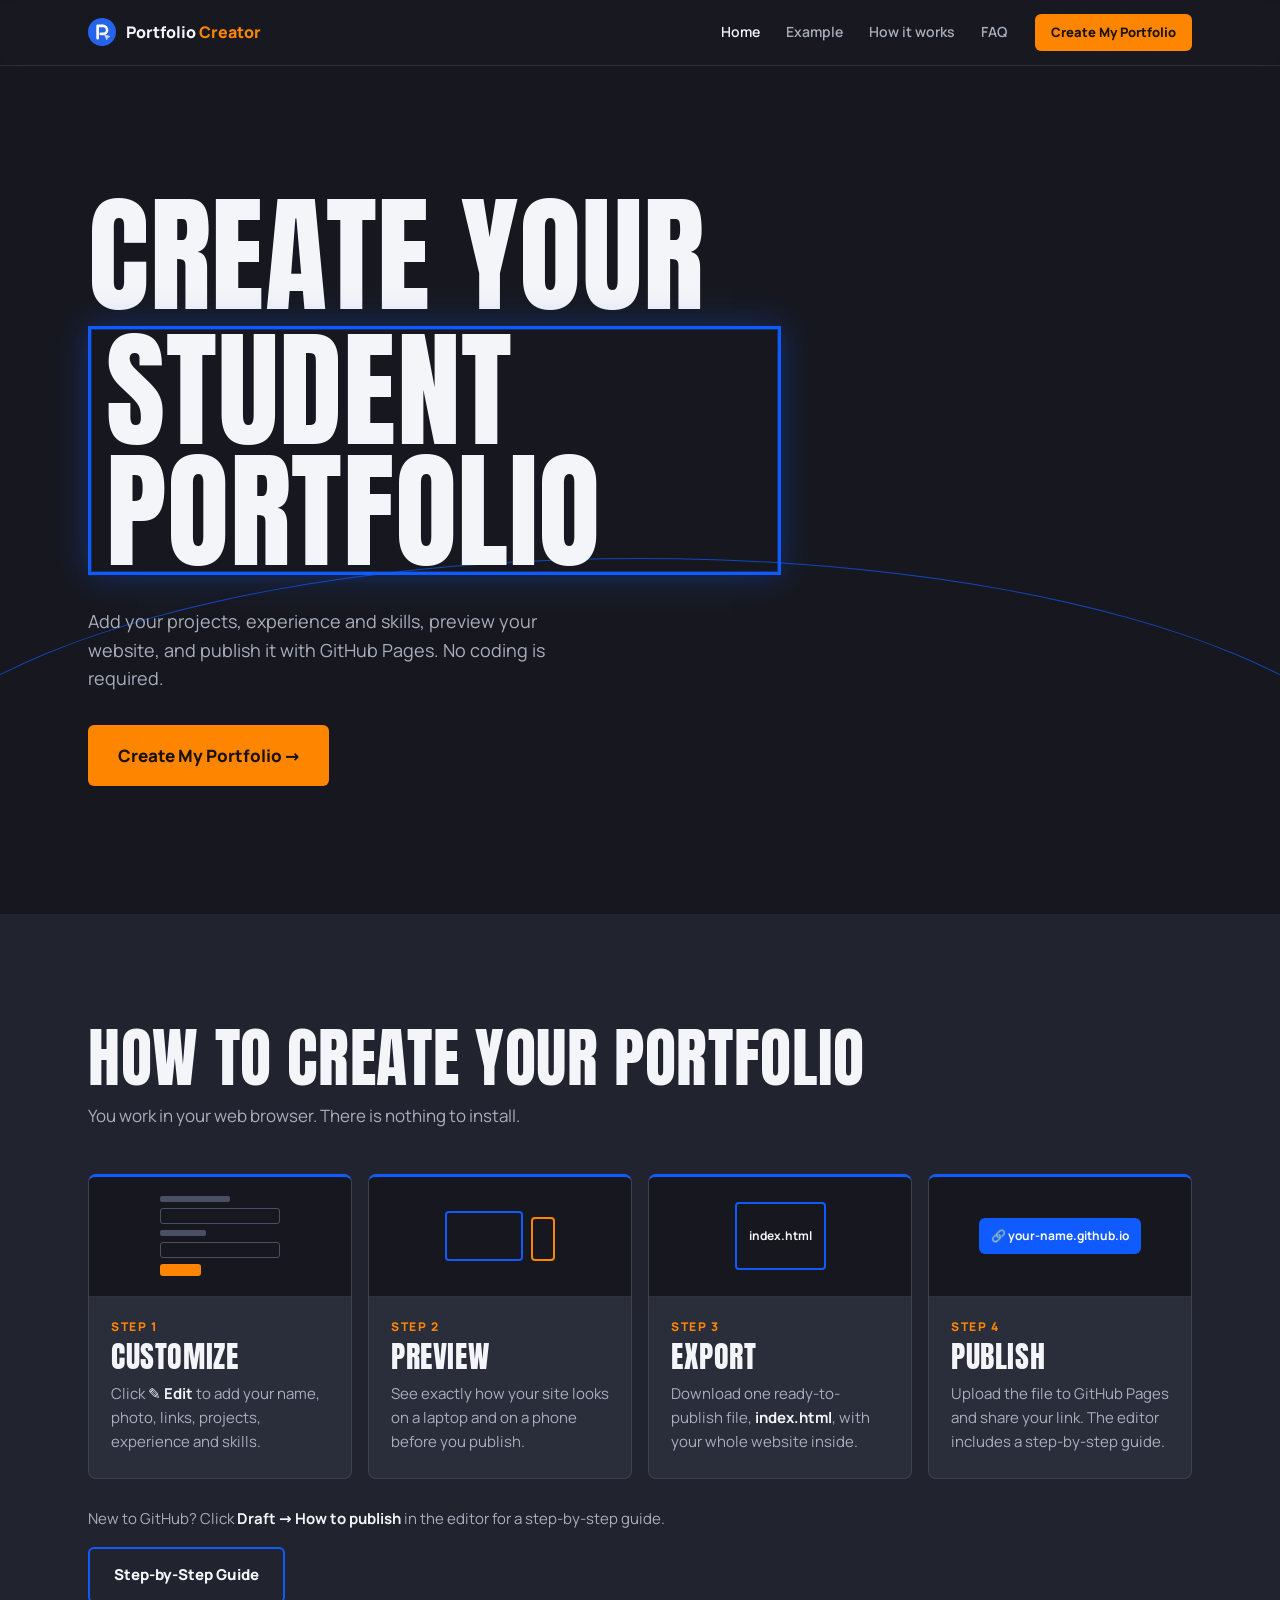
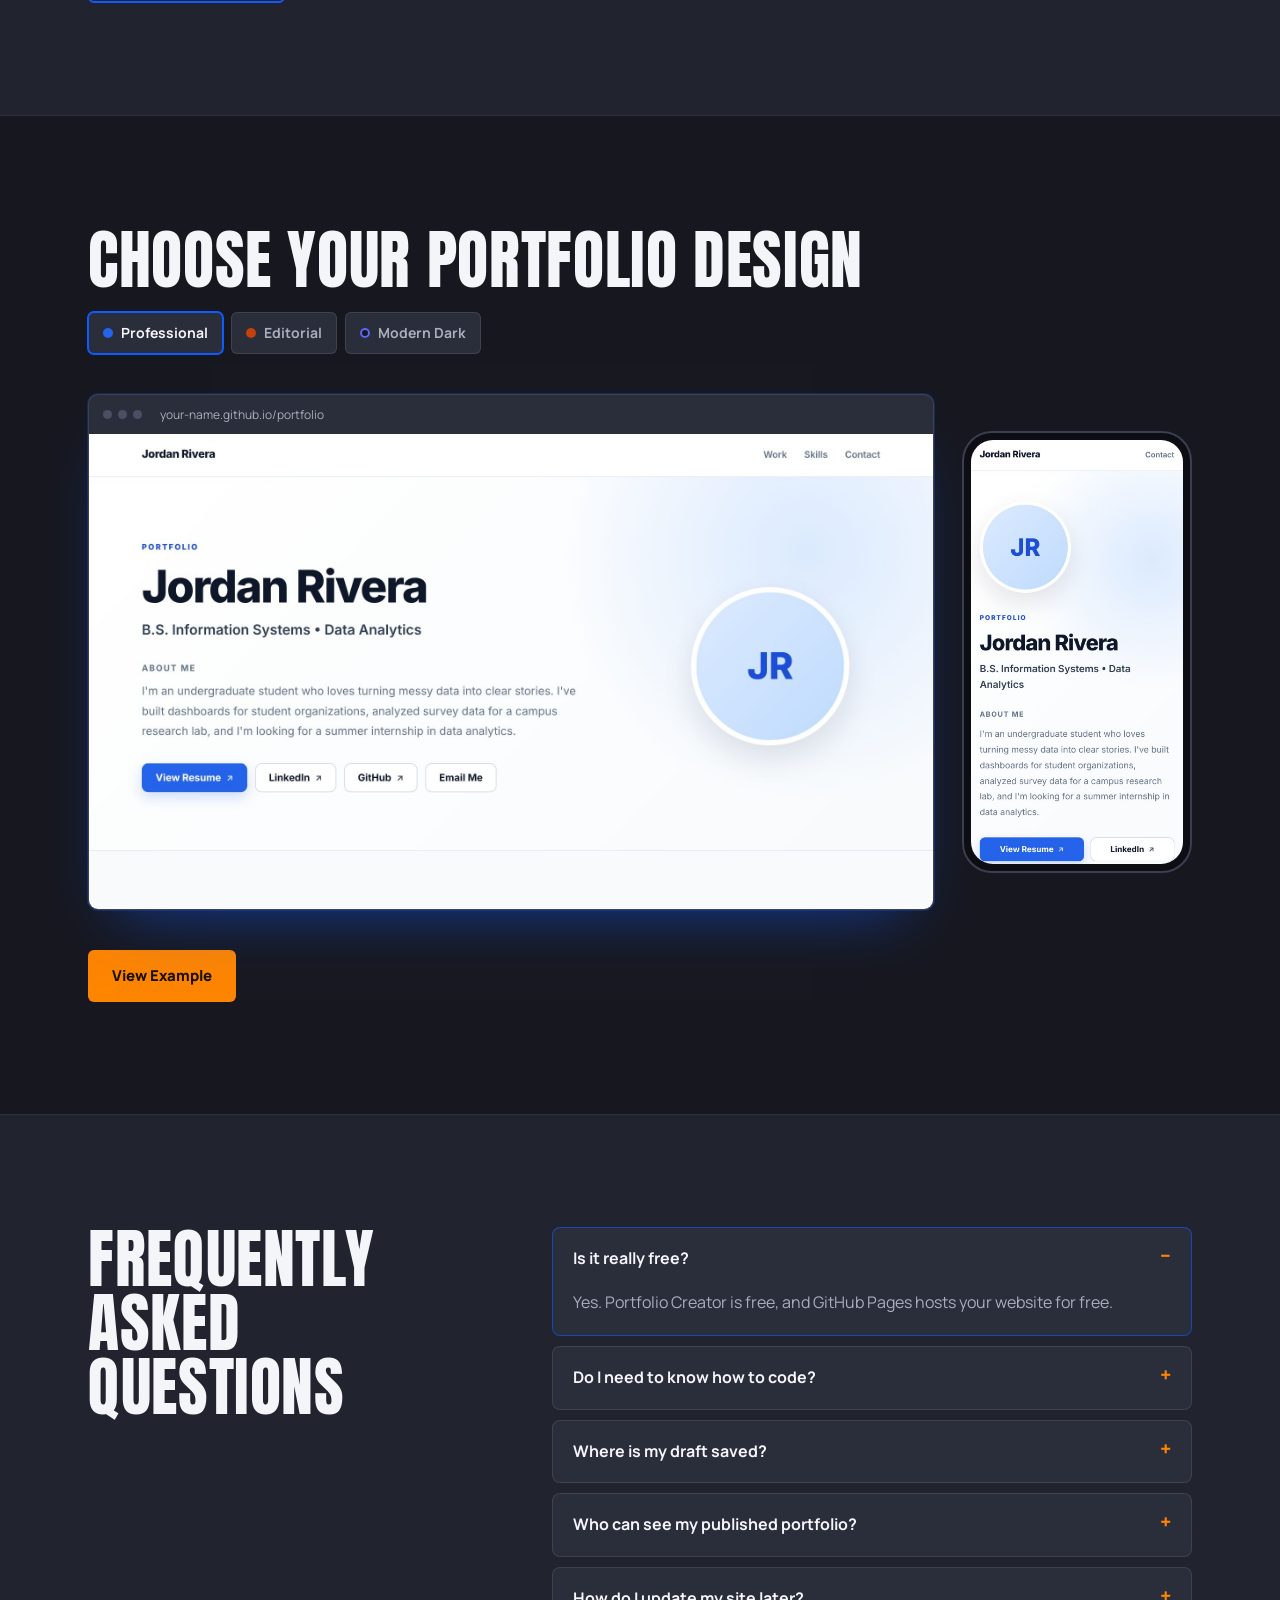
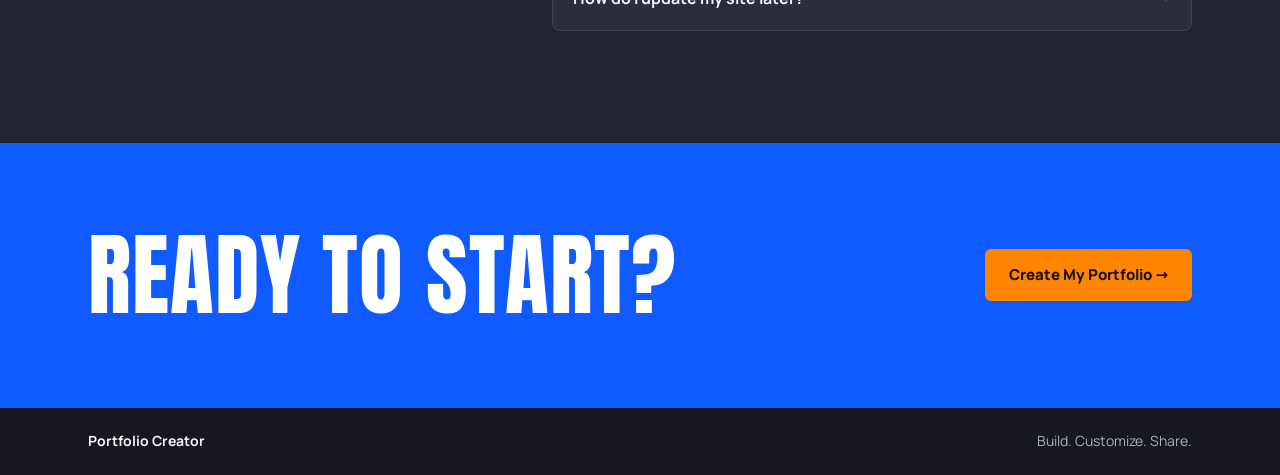
<file: index.html>
<!DOCTYPE html>
<html lang="en">
<head>
    <meta charset="UTF-8">
    <meta name="viewport" content="width=device-width, initial-scale=1.0">
    <title>Portfolio Creator</title>
    <meta name="description" content="Create a professional student portfolio website without coding, then publish it free with GitHub Pages.">
    <link rel="icon" href="data:image/svg+xml,%3Csvg xmlns='http://www.w3.org/2000/svg' viewBox='0 0 32 32'%3E%3Ccircle cx='16' cy='16' r='16' fill='%232563eb'/%3E%3Cpath d='M10.5 24V8.5h6.6a5 5 0 0 1 0 10H14' stroke='%23fff' stroke-width='3.6' fill='none' stroke-linecap='round' stroke-linejoin='round'/%3E%3Cpath d='M19 19.2l7 2.6-3 1.2-1.2 3z' fill='%23bfdbfe' stroke='%23bfdbfe' stroke-width='1.2' stroke-linejoin='round'/%3E%3C/svg%3E">
    <style>
@font-face{font-family:"Anton";font-style:normal;font-weight:400;font-display:swap;src:url("fonts/anton-400.woff2") format("woff2")}
@font-face{font-family:"Manrope";font-style:normal;font-weight:400;font-display:swap;src:url("fonts/manrope-400.woff2") format("woff2")}
@font-face{font-family:"Manrope";font-style:normal;font-weight:500;font-display:swap;src:url("fonts/manrope-500.woff2") format("woff2")}
@font-face{font-family:"Manrope";font-style:normal;font-weight:600;font-display:swap;src:url("fonts/manrope-600.woff2") format("woff2")}
@font-face{font-family:"Manrope";font-style:normal;font-weight:700;font-display:swap;src:url("fonts/manrope-700.woff2") format("woff2")}
@font-face{font-family:"Manrope";font-style:normal;font-weight:800;font-display:swap;src:url("fonts/manrope-800.woff2") format("woff2")}
/* Shared reset for all concepts — markup is the unchanged production index.html */
*,*::before,*::after{box-sizing:border-box}
html{-webkit-text-size-adjust:100%;scroll-behavior:smooth}
body{margin:0;background:var(--bg);color:var(--ink);-webkit-font-smoothing:antialiased}
img{max-width:100%;height:auto;display:block}
a{color:inherit}
h1,h2,h3,p{margin:0}
h1,h2,h3{text-wrap:balance}
.skip-link{position:absolute;left:12px;top:-80px;z-index:100;padding:10px 14px;background:var(--ink);color:var(--bg);text-decoration:none}
.skip-link:focus{top:12px}
:focus-visible{outline:2px solid var(--focus);outline-offset:3px}
.hx-steps{list-style:none;margin:0;padding:0}
.hx-step{min-width:0}
.hx-faq summary{list-style:none;cursor:pointer}
.hx-faq summary::-webkit-details-marker{display:none}
.hx-mini-form{display:flex;flex-direction:column;gap:6px;width:100%;max-width:150px}
.hx-mini-form i{display:block;height:6px}
.hx-mini-form i.box{height:16px;width:100%}
.hx-mini-form i.chip{height:12px;width:34%}
.hx-devices{display:flex;align-items:flex-end;gap:8px}
.hx-devices i{display:block}
.hx-devices .laptop{width:78px;height:50px}
.hx-devices .mobile{width:24px;height:44px}
.hx-browser img,.hx-phone img{width:100%}
.hx-browser-bar i{display:inline-block;width:9px;height:9px;border-radius:50%}
.hx-logo{white-space:nowrap}
.hx-switch{flex-wrap:wrap}
.hx-switch button{white-space:nowrap;font:inherit;cursor:pointer;display:inline-flex;align-items:center;gap:8px}
.hx-dot{display:inline-block;width:10px;height:10px;border-radius:50%;flex:none}
.hx-dot-professional{background:#2563eb}
.hx-dot-editorial{background:#c2410c}
.hx-dot-dark{background:#111827;box-shadow:inset 0 0 0 2px #6366f1}
.hx-btn{display:inline-flex;align-items:center;justify-content:center;text-decoration:none;white-space:nowrap}
@media (prefers-reduced-motion:reduce){*,*::before,*::after{transition:none!important;animation:none!important;scroll-behavior:auto!important}}

/* P1 — Charcoal Black · Royal Blue · Tangerine Orange. Dark tech launch page: condensed uppercase display, blue outline frames, orange actions */
:root{
  --bg:#21232E; --deep:#17181F; --raise:#2A2D3A; --ink:#F4F5F8; --muted:#A9AEBD; --line:rgba(255,255,255,.10);
  --blue:#105BFF; --orange:#FE8500; --focus:#FE8500;
  --display:"Anton","Impact","Arial Narrow",sans-serif;
  --text:"Manrope",system-ui,-apple-system,"Segoe UI",sans-serif;
  --gutter:clamp(16px,4vw,48px);
  color-scheme:dark;
}
body{font-family:var(--text);font-size:16px;line-height:1.6;background:var(--bg)}
.hx-wrap{max-width:1200px;margin:0 auto;padding-left:var(--gutter);padding-right:var(--gutter)}

.hx-nav{position:sticky;top:0;z-index:70;background:rgba(23,24,31,.92);-webkit-backdrop-filter:saturate(160%) blur(12px);backdrop-filter:saturate(160%) blur(12px);border-bottom:1px solid var(--line)}
#how-it-works,#templates,#faq{scroll-margin-top:72px}
.hx-nav-inner{display:flex;align-items:center;gap:28px;padding-block:14px}
.hx-logo{display:inline-flex;align-items:center;gap:10px;text-decoration:none;font-weight:800;font-size:16px}
.hx-logo-mark{width:28px;height:28px}
.hx-logo-accent{color:var(--orange)}
.hx-links{display:flex;gap:26px;margin-left:auto}
.hx-links a{text-decoration:none;font-size:14px;font-weight:600;color:var(--muted)}
.hx-links a:hover,.hx-links a.is-active{color:var(--ink)}
.hx-btn{font-family:var(--text);font-weight:800;font-size:15px;padding:14px 24px;background:var(--orange);color:#1a1206;border-radius:6px;transition:transform .15s,background .2s}
.hx-btn:hover{background:#ff9a2e;transform:translateY(-1px)}
.hx-btn-sm{padding:8px 16px;font-size:13px}

/* Hero: oversized condensed type, phrase boxed in blue, blue orbit line */
.hx-hero{position:relative;overflow:hidden;background:var(--deep)}
.hx-hero::before{content:"";position:absolute;left:-10%;right:-10%;top:58%;height:520px;border:1.5px solid var(--blue);border-radius:50%;opacity:.7;pointer-events:none}
.hx-hero .hx-wrap{position:relative;padding-block:clamp(64px,10vw,128px) clamp(72px,10vw,140px)}
.hx-title{font-family:var(--display);font-weight:400;font-size:clamp(3.4rem,10vw,8.8rem);line-height:.95;letter-spacing:.005em;text-transform:uppercase;max-width:11ch}
.hx-title em{font-style:normal;display:inline-block;padding:0 .12em;margin-top:.08em;border:3px solid var(--blue);box-shadow:inset 0 0 0 1px rgba(16,91,255,.35),0 0 32px rgba(16,91,255,.35)}
.hx-lead{margin-top:32px;max-width:46ch;font-size:18px;color:var(--muted)}
.hx-ctas{margin-top:32px}
.hx-ctas .hx-btn{font-size:17px;padding:17px 30px}

.hx-section{padding-block:clamp(64px,9vw,112px)}
.hx-center{text-align:left}
.hx-h2{font-family:var(--display);font-weight:400;font-size:clamp(2.4rem,5vw,4.2rem);line-height:1;text-transform:uppercase;letter-spacing:.01em}
.hx-sub{margin-top:12px;color:var(--muted);font-size:17px}
.hx-steps{margin-top:44px;display:grid;grid-template-columns:repeat(4,minmax(0,1fr));gap:16px}
.hx-step{background:var(--raise);border:1px solid var(--line);border-top:3px solid var(--blue);border-radius:8px;display:flex;flex-direction:column;overflow:hidden}
.hx-step:hover{border-top-color:var(--orange)}
.hx-step-vis{height:120px;display:grid;place-items:center;background:var(--deep);border-bottom:1px solid var(--line);padding:16px}
.hx-step-body{padding:20px 22px 24px}
.hx-step-n{font-weight:800;font-size:12px;letter-spacing:.14em;color:var(--orange)}
.hx-step h3{margin-top:6px;font-family:var(--display);font-weight:400;font-size:30px;text-transform:uppercase;letter-spacing:.02em;line-height:1}
.hx-step h3+p{margin-top:10px;color:var(--muted);font-size:15px}
.hx-step strong{color:var(--ink)}
.hx-mini-form{max-width:120px}
.hx-mini-form i{background:#4a4f63;border-radius:2px}
.hx-mini-form i.box{background:transparent;border:1px solid #4a4f63;border-radius:3px}
.hx-mini-form i.chip{background:var(--orange);border-radius:3px}
.hx-devices .laptop{border:2px solid var(--blue);border-radius:4px}
.hx-devices .mobile{border:2px solid var(--orange);border-radius:4px}
.hx-file{font-weight:700;font-size:12px;color:var(--ink);padding:22px 12px;border:2px solid var(--blue);border-radius:4px}
.hx-url{font-size:12px;font-weight:700;padding:8px 12px;border-radius:6px;background:var(--blue);color:#fff;white-space:nowrap}
.hx-how-foot{margin-top:28px;color:var(--muted);font-size:15px}
.hx-how-foot strong{color:var(--ink)}
.hx-guide-cta{margin-top:16px}
.hx-guide-cta .hx-btn{background:transparent;color:var(--ink);border:2px solid var(--blue)}
.hx-guide-cta .hx-btn:hover{background:var(--blue)}

.hx-templates{background:var(--deep);padding-block:clamp(64px,9vw,112px);border-block:1px solid var(--line)}
.hx-templates .hx-wrap{display:flex;flex-wrap:wrap;align-items:end;justify-content:space-between;gap:20px}
.hx-switch{display:flex;gap:8px}
.hx-switch button{background:var(--raise);color:var(--muted);border:1px solid var(--line);border-radius:6px;padding:9px 14px;font-size:14px;font-weight:700}
.hx-switch button[aria-selected="true"]{color:var(--ink);border-color:var(--blue);box-shadow:0 0 0 1px var(--blue)}
.hx-show{position:relative;max-width:1200px;margin:40px auto 0;padding-left:var(--gutter);padding-right:var(--gutter);display:grid;grid-template-columns:minmax(0,1fr) 230px;gap:28px;align-items:center}
.hx-browser{border:1px solid var(--line);border-radius:10px;overflow:hidden;background:var(--raise);box-shadow:0 0 0 1px rgba(16,91,255,.25),0 30px 60px -30px rgba(16,91,255,.55)}
.hx-browser-bar{display:flex;align-items:center;gap:6px;padding:10px 14px;font-size:12px;color:var(--muted)}
.hx-browser-bar i{background:#4a4f63}
.hx-browser-bar span{margin-left:12px}
.hx-phone{border:2px solid #3a3e4f;border-radius:30px;padding:7px;background:#0d0e13}
.hx-phone img{border-radius:22px}
.hx-example-cta{max-width:1200px;margin:40px auto 0;padding-left:var(--gutter);padding-right:var(--gutter)}

.hx-faq-section .hx-wrap{display:grid;grid-template-columns:minmax(0,1fr) minmax(0,1.6fr);gap:32px 64px;align-items:start}
.hx-faq{display:grid;gap:10px}
.hx-faq details{background:var(--raise);border:1px solid var(--line);border-radius:8px}
.hx-faq details[open]{border-color:rgba(16,91,255,.6)}
.hx-faq summary{display:flex;justify-content:space-between;gap:16px;padding:18px 20px;font-weight:700;font-size:16px}
.hx-faq summary::after{content:"+";color:var(--orange);font-weight:800;font-size:20px;line-height:1}
.hx-faq details[open] summary::after{content:"\2212"}
.hx-faq details p{padding:0 20px 20px;color:var(--muted)}
.hx-faq details p strong{color:var(--ink)}

.hx-cta{background:var(--blue)}
.hx-cta .hx-wrap{display:flex;flex-wrap:wrap;align-items:center;justify-content:space-between;gap:24px;padding-block:clamp(56px,7vw,88px)}
.hx-cta .hx-h2{color:#fff;font-size:clamp(3rem,7vw,6rem)}
footer{background:var(--deep)}
footer .container{max-width:1200px;margin:0 auto;padding:22px var(--gutter);display:flex;justify-content:space-between;gap:12px;font-size:14px;color:var(--muted)}
footer strong{color:var(--ink)}

@media (max-width:960px){.hx-steps{grid-template-columns:repeat(2,minmax(0,1fr))}.hx-faq-section .hx-wrap{grid-template-columns:1fr}}
@media (max-width:760px){
  #how-it-works,#templates,#faq{scroll-margin-top:110px}
  .hx-nav-inner{flex-wrap:wrap;justify-content:space-between;gap:10px 16px}
  .hx-links{order:3;width:100%;margin:0;overflow-x:auto}
  .hx-show{grid-template-columns:minmax(0,1fr) 110px;gap:12px}
  .hx-phone{border-radius:18px;padding:4px}.hx-phone img{border-radius:14px}
  .hx-hero::before{top:70%;height:300px}
}
@media (max-width:520px){
  .hx-steps{grid-template-columns:1fr}
  .hx-show{grid-template-columns:1fr}.hx-phone{width:170px;margin:0 auto}
  footer .container{flex-direction:column}
}

</style>
</head>

<body class="home-body">

    <a class="skip-link" href="#main">Skip to content</a>

    <!-- NAVIGATION -->
    <header class="hx-nav">
        <div class="hx-wrap hx-nav-inner">
            <a href="index.html" class="hx-logo"><svg class="hx-logo-mark" width="32" height="32" viewBox="0 0 32 32" aria-hidden="true" focusable="false"><circle cx="16" cy="16" r="16" fill="#2563eb"/><path d="M11 23V9h6.2a4.6 4.6 0 0 1 0 9.2H14.5" stroke="#ffffff" stroke-width="3" fill="none" stroke-linecap="round" stroke-linejoin="round"/><path d="M19 19l6 2.2-2.6 1-1 2.6z" fill="#bfdbfe" stroke="#bfdbfe" stroke-width="1" stroke-linejoin="round"/></svg><span>Portfolio <span class="hx-logo-accent">Creator</span></span></a>

            <nav class="hx-links" aria-label="Main navigation">
                <a href="index.html" class="is-active" aria-current="page">Home</a>
                <a href="example.html">Example</a>
                <a href="#how-it-works">How it works</a>
                <a href="#faq">FAQ</a>
            </nav>

            <a href="creator.html" class="hx-btn hx-btn-blue hx-btn-sm">Create My Portfolio</a>
        </div>
    </header>


    <main id="main">

        <!-- HERO -->
        <section class="hx-hero">
            <div class="hx-wrap">

                <h1 class="hx-title">Create your <em>student portfolio</em></h1>

                <p class="hx-lead">
                    Add your projects, experience and skills, preview your website,
                    and publish it with GitHub Pages. No coding is required.
                </p>

                <div class="hx-ctas">
                    <a class="hx-btn hx-btn-blue" href="creator.html">Create My Portfolio →</a>
                </div>


            </div>

        </section>


        <!-- HOW IT WORKS -->
        <section class="hx-section hx-center" id="how-it-works">
            <div class="hx-wrap">
                <h2 class="hx-h2">How to create your portfolio</h2>
                <p class="hx-sub">You work in your web browser. There is nothing to install.</p>

                <ol class="hx-steps">
                    <li class="hx-step">
                        <div class="hx-step-vis" aria-hidden="true">
                            <div class="hx-mini-form">
                                <i style="width:58%"></i><i class="box"></i><i style="width:38%"></i><i class="box"></i><i class="chip"></i>
                            </div>
                        </div>
                        <div class="hx-step-body">
                            <p class="hx-step-n">STEP 1</p>
                            <h3>Customize</h3>
                            <p>Click <strong>✎ Edit</strong> to add your name, photo, links, projects, experience and skills.</p>
                        </div>
                    </li>

                    <li class="hx-step">
                        <div class="hx-step-vis" aria-hidden="true">
                            <div class="hx-devices"><i class="laptop"></i><i class="mobile"></i></div>
                        </div>
                        <div class="hx-step-body">
                            <p class="hx-step-n">STEP 2</p>
                            <h3>Preview</h3>
                            <p>See exactly how your site looks on a laptop and on a phone before you publish.</p>
                        </div>
                    </li>

                    <li class="hx-step">
                        <div class="hx-step-vis" aria-hidden="true">
                            <div class="hx-file">index.html</div>
                        </div>
                        <div class="hx-step-body">
                            <p class="hx-step-n">STEP 3</p>
                            <h3>Export</h3>
                            <p>Download one ready-to-publish file, <strong>index.html</strong>, with your whole website inside.</p>
                        </div>
                    </li>

                    <li class="hx-step">
                        <div class="hx-step-vis" aria-hidden="true">
                            <div class="hx-url">🔗 your-name.github.io</div>
                        </div>
                        <div class="hx-step-body">
                            <p class="hx-step-n">STEP 4</p>
                            <h3>Publish</h3>
                            <p>Upload the file to GitHub Pages and share your link. The editor includes a step-by-step guide.</p>
                        </div>
                    </li>
                </ol>

                <p class="hx-how-foot">
                    New to GitHub? Click <strong>Draft &rarr; How to publish</strong> in the editor for a step-by-step guide.
                </p>
                <div class="hx-guide-cta">
                    <a class="hx-btn hx-btn-blue" href="guide.html">Step-by-Step Guide</a>
                </div>
            </div>
        </section>


        <!-- TEMPLATES (three designs) -->
        <section class="hx-templates" id="templates" aria-labelledby="templates-title">
            <div class="hx-wrap">
                <h2 class="hx-h2 hx-templates-title" id="templates-title">Choose your portfolio design</h2>
                <div class="hx-switch" role="tablist" aria-label="Preview a design">
                    <button type="button" role="tab" aria-selected="true" data-theme="professional">
                        <span class="hx-dot hx-dot-professional" aria-hidden="true"></span>Professional
                    </button>
                    <button type="button" role="tab" aria-selected="false" tabindex="-1" data-theme="editorial">
                        <span class="hx-dot hx-dot-editorial" aria-hidden="true"></span>Editorial
                    </button>
                    <button type="button" role="tab" aria-selected="false" tabindex="-1" data-theme="dark">
                        <span class="hx-dot hx-dot-dark" aria-hidden="true"></span>Modern Dark
                    </button>
                </div>
            </div>

            <div class="hx-show">
                <div class="hx-browser" role="tabpanel" aria-label="Sample portfolio preview">
                    <div class="hx-browser-bar" aria-hidden="true">
                        <i></i><i></i><i></i>
                        <span>your-name.github.io/portfolio</span>
                    </div>
                    <img id="hx-desktop" src="home-assets/desktop-professional.jpg" width="1280" height="720"
                        alt="A sample student portfolio in the Professional Light design">
                </div>
                <div class="hx-phone" aria-hidden="true">
                    <img id="hx-mobile" src="home-assets/mobile-professional.jpg" width="390" height="780" alt="">
                </div>
            </div>

            <div class="hx-example-cta">
                <a class="hx-btn hx-btn-blue" href="example.html">View Example</a>
            </div>
        </section>


        <!-- FAQ -->
        <section class="hx-section hx-faq-section" id="faq">
            <div class="hx-wrap hx-center">
                <h2 class="hx-h2">Frequently asked questions</h2>

                <div class="hx-faq">
                    <details open>
                        <summary>Is it really free?</summary>
                        <p>Yes. Portfolio Creator is free, and GitHub Pages hosts your website for free.</p>
                    </details>
                    <details>
                        <summary>Do I need to know how to code?</summary>
                        <p>No. You fill in your information with Edit and Add buttons. The editor creates the website file for you.</p>
                    </details>
                    <details>
                        <summary>Where is my draft saved?</summary>
                        <p>Only in the browser you are using, on this device. Switching computers or browsers, or clearing browser data, can remove it. Use <strong>Draft &rarr; Download backup</strong> to keep a copy.</p>
                    </details>
                    <details>
                        <summary>Who can see my published portfolio?</summary>
                        <p>Anyone with the link can see it, because a GitHub Pages site is public. Only include information you are comfortable sharing, and leave out private details like your home address or phone number.</p>
                    </details>
                    <details>
                        <summary>How do I update my site later?</summary>
                        <p>Open the editor (or restore your backup), make your changes, export again, and upload the new <strong>index.html</strong> to the same GitHub repository. It updates in a few minutes.</p>
                    </details>
                </div>
            </div>
        </section>


        <!-- FINAL CTA -->
        <section class="hx-cta">
            <div class="hx-wrap">
                <h2 class="hx-h2">Ready to start?</h2>
                <a class="hx-btn hx-btn-blue" href="creator.html">Create My Portfolio →</a>
            </div>
        </section>

    </main>


    <footer>
        <div class="container footer-content">
            <strong>Portfolio Creator</strong>
            <span>Build. Customize. Share.</span>
        </div>
    </footer>


    <script>
        // Design switcher: swaps the sample screenshots of the three designs.
        (function () {
            var tabs = Array.prototype.slice.call(document.querySelectorAll(".hx-switch [role=tab]"));
            var desktop = document.getElementById("hx-desktop");
            var mobile = document.getElementById("hx-mobile");
            var names = { professional: "Professional Light", editorial: "Editorial Minimal", dark: "Modern Dark" };

            // Preload the other screenshots so switching is instant
            Object.keys(names).forEach(function (t) {
                new Image().src = "home-assets/desktop-" + t + ".jpg";
                new Image().src = "home-assets/mobile-" + t + ".jpg";
            });

            function select(theme, focus) {
                tabs.forEach(function (tab) {
                    var on = tab.getAttribute("data-theme") === theme;
                    tab.setAttribute("aria-selected", on ? "true" : "false");
                    tab.tabIndex = on ? 0 : -1;
                    if (on && focus) tab.focus();
                });
                desktop.src = "home-assets/desktop-" + theme + ".jpg";
                desktop.alt = "A sample student portfolio in the " + names[theme] + " design";
                mobile.src = "home-assets/mobile-" + theme + ".jpg";
            }

            tabs.forEach(function (tab, i) {
                tab.addEventListener("click", function () { select(tab.getAttribute("data-theme"), false); });
                tab.addEventListener("keydown", function (e) {
                    var next = null;
                    if (e.key === "ArrowRight") next = (i + 1) % tabs.length;
                    if (e.key === "ArrowLeft") next = (i - 1 + tabs.length) % tabs.length;
                    if (next !== null) { e.preventDefault(); select(tabs[next].getAttribute("data-theme"), true); }
                });
            });
        })();
    </script>

</body>
</html>
</file>
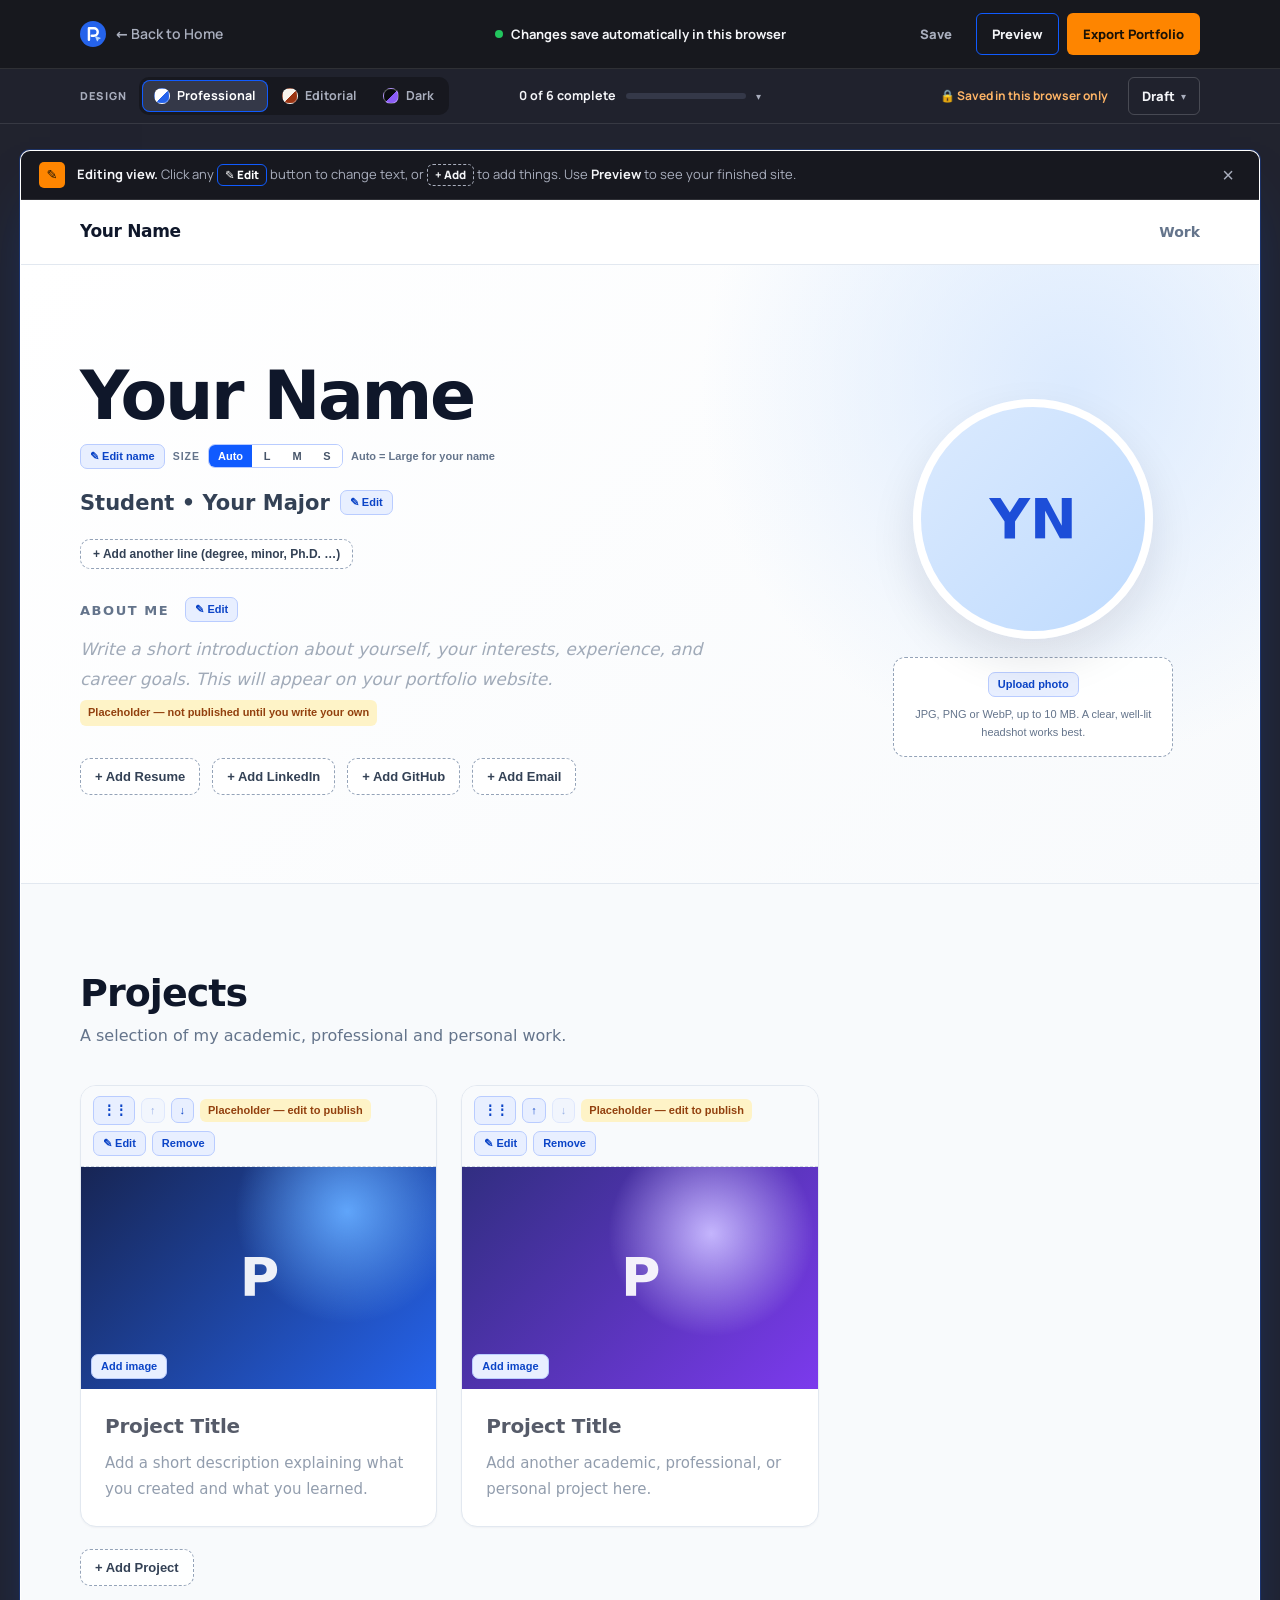
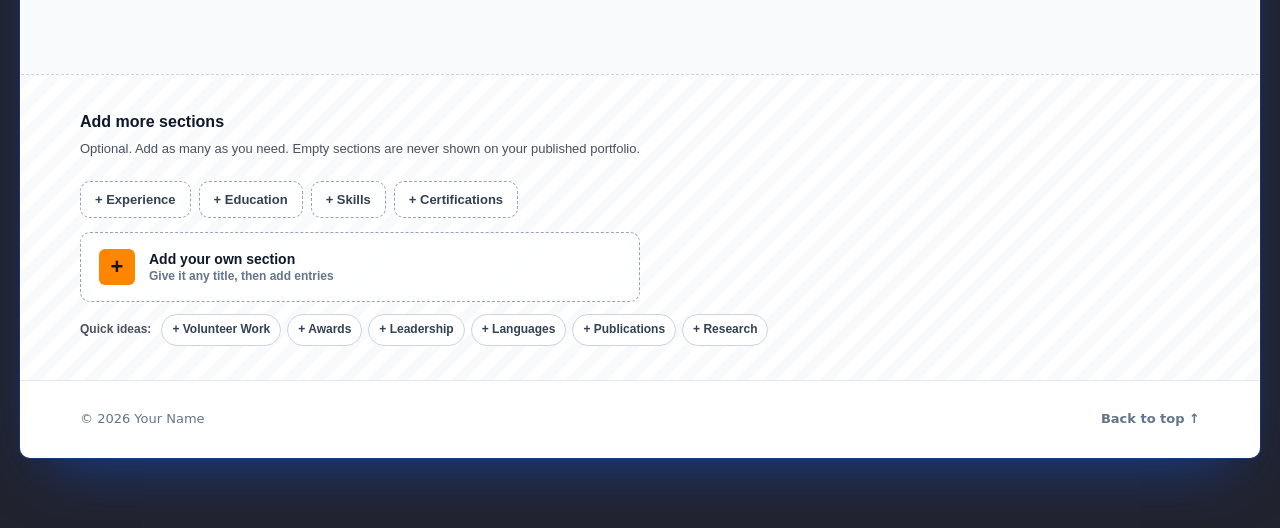
<file: creator.html>
<!DOCTYPE html>
<html lang="en">

<head>
    <meta charset="UTF-8">
    <meta name="viewport" content="width=device-width, initial-scale=1.0">
    <meta http-equiv="Content-Security-Policy"
        content="default-src 'self'; script-src 'self'; style-src 'self' 'unsafe-inline'; img-src 'self' data: blob:; frame-src 'self' blob:; object-src 'none'; base-uri 'self'; form-action 'none'">
    <meta name="description" content="Visual editor for creating a student portfolio website without coding.">
    <title>Create My Portfolio | Portfolio Creator</title>
    <link rel="icon" href="data:image/svg+xml,%3Csvg xmlns='http://www.w3.org/2000/svg' viewBox='0 0 32 32'%3E%3Ccircle cx='16' cy='16' r='16' fill='%232563eb'/%3E%3Cpath d='M10.5 24V8.5h6.6a5 5 0 0 1 0 10H14' stroke='%23fff' stroke-width='3.6' fill='none' stroke-linecap='round' stroke-linejoin='round'/%3E%3Cpath d='M19 19.2l7 2.6-3 1.2-1.2 3z' fill='%23bfdbfe' stroke='%23bfdbfe' stroke-width='1.2' stroke-linejoin='round'/%3E%3C/svg%3E">
    <link rel="stylesheet" href="style.css?v=10">
    <link rel="stylesheet" href="theme.css?v=2">
</head>

<body class="creator-body">

    <!-- Shown only if style.css could not load (e.g. a file opened directly from inside a ZIP) -->
    <div class="load-warning" role="alert" style="margin:16px;padding:16px 20px;border:2px solid #dc2626;border-radius:10px;background:#fef2f2;color:#7f1d1d;font:16px/1.5 Arial,sans-serif">
        <strong>Some files are missing.</strong> This page needs <code>style.css</code> and <code>creator.js</code> in the same folder.
        If you opened it from inside a ZIP file, first extract the whole folder (right-click the ZIP &rarr; <em>Extract All</em>), then open <code>index.html</code> from the extracted folder.
    </div>

    <a class="skip-link" href="#editor-canvas">Skip to the editor</a>

    <!-- ROW 1: main actions -->
    <header class="creator-toolbar">
        <div class="container creator-toolbar-content">

            <a href="index.html" class="creator-back"><svg class="creator-back-mark" width="26" height="26" viewBox="0 0 32 32" aria-hidden="true" focusable="false"><circle cx="16" cy="16" r="16" fill="#2563eb"/><path d="M11 23V9h6.2a4.6 4.6 0 0 1 0 9.2H14.5" stroke="#ffffff" stroke-width="3" fill="none" stroke-linecap="round" stroke-linejoin="round"/><path d="M19 19l6 2.2-2.6 1-1 2.6z" fill="#bfdbfe" stroke="#bfdbfe" stroke-width="1" stroke-linejoin="round"/></svg><span class="creator-back-text">← Back to Home</span></a>

            <div class="editing-status" id="save-status" role="status" aria-live="polite" data-state="saved">
                <span class="status-dot" aria-hidden="true"></span>
                <span id="save-status-text">Editing Your Portfolio</span>
            </div>

            <div class="creator-actions">
                <button type="button" class="toolbar-button save-button" id="save-portfolio-button">Save</button>
                <button type="button" class="toolbar-button preview-button" id="preview-button">Preview</button>
                <button type="button" class="toolbar-button export-button" id="export-button">Export<span class="hide-xs"> Portfolio</span></button>
            </div>

        </div>
    </header>

    <!-- ROW 2: quiet settings row (design, progress, storage note, draft menu) -->
    <section class="settings-bar" aria-label="Portfolio settings">
        <div class="container settings-bar-content">

            <div class="settings-group">
                <span class="settings-label" id="theme-label">Design</span>
                <div class="theme-picker" role="radiogroup" aria-labelledby="theme-label" id="theme-picker">
                    <button type="button" class="theme-option" role="radio" data-theme="professional" aria-checked="true">
                        <span class="theme-swatch swatch-professional" aria-hidden="true"></span>
                        Professional
                    </button>
                    <button type="button" class="theme-option" role="radio" data-theme="editorial" aria-checked="false">
                        <span class="theme-swatch swatch-editorial" aria-hidden="true"></span>
                        Editorial
                    </button>
                    <button type="button" class="theme-option" role="radio" data-theme="dark" aria-checked="false">
                        <span class="theme-swatch swatch-dark" aria-hidden="true"></span>
                        Dark
                    </button>
                </div>
            </div>

            <details class="settings-pop progress-pop" id="progress-box">
                <summary class="progress-summary" title="Show checklist">
                    <span id="progress-text">0 of 6 complete</span>
                    <span class="progress-track" aria-hidden="true">
                        <span class="progress-fill" id="progress-fill"></span>
                    </span>
                    <span class="pop-caret" aria-hidden="true">▾</span>
                </summary>
                <div class="pop-panel pop-center">
                    <p class="pop-title">Portfolio checklist</p>
                    <ul class="progress-list" id="progress-list"></ul>
                    <p class="pop-hint">This is only a guide. You can export at any time.</p>
                </div>
            </details>

            <div class="settings-right">
                <details class="settings-pop note-pop">
                    <summary class="storage-note">
                        <span aria-hidden="true">🔒</span> <span class="note-long">Saved in this browser only</span><span class="note-short">This browser only</span>
                    </summary>
                    <div class="pop-panel pop-right">
                        <p class="pop-title">Where is my draft?</p>
                        <p class="pop-text">
                            Your draft is stored only on this device, in this browser. Switching computers or
                            browsers, using private mode, or clearing browser data can remove it.
                        </p>
                        <p class="pop-text"><strong>Tip:</strong> use <em>Draft &rarr; Download backup</em> to keep a copy.</p>
                    </div>
                </details>

                <details class="settings-pop draft-pop">
                    <summary class="toolbar-button draft-button" id="draft-menu-button">Draft <span class="pop-caret" aria-hidden="true">▾</span></summary>
                    <div class="pop-panel pop-right draft-menu">
                        <button type="button" class="menu-item" id="guide-button"><span aria-hidden="true">📘</span> How to publish</button>
                        <button type="button" class="menu-item" id="backup-button"><span aria-hidden="true">⬇</span> Download backup</button>
                        <button type="button" class="menu-item" id="restore-button"><span aria-hidden="true">⬆</span> Restore backup</button>
                        <button type="button" class="menu-item" id="tips-button" hidden><span aria-hidden="true">💡</span> Show editing tip</button>
                        <hr>
                        <button type="button" class="menu-item danger" id="reset-button"><span aria-hidden="true">↺</span> Reset portfolio</button>
                    </div>
                </details>
            </div>

        </div>
    </section>

    <!-- The portfolio is rendered here by creator.js -->
    <main class="editor-frame" aria-label="Portfolio editor">
        <div class="editor-hint" id="editor-hint">
            <span class="hint-icon" aria-hidden="true">✎</span>
            <p><strong>Editing view.</strong> Click any <span class="hint-chip">✎ Edit</span> button to change text, or <span class="hint-chip dashed">+ Add</span> to add things. Use <strong>Preview</strong> to see your finished site.</p>
            <button type="button" class="hint-close" id="hint-close" aria-label="Hide this tip">×</button>
        </div>
        <div id="editor-canvas" tabindex="-1"></div>
    </main>


    <!-- Hidden file inputs (kept OUTSIDE clickable areas to avoid double file pickers) -->
    <input type="file" id="photo-input" accept="image/png, image/jpeg, image/webp" hidden>
    <input type="file" id="project-image-input" accept="image/png, image/jpeg, image/webp" hidden>
    <input type="file" id="restore-input" accept="application/json,.json" hidden>


    <!-- Text field dialog (name, title, about, links, section names) -->
    <dialog class="modal" id="field-modal" aria-labelledby="field-modal-title">
        <form method="dialog" id="field-form" novalidate>
            <div class="modal-header">
                <div>
                    <p class="modal-label">PORTFOLIO EDITOR</p>
                    <h2 id="field-modal-title">Edit your information</h2>
                </div>
                <button type="button" class="modal-close" data-close aria-label="Close dialog">×</button>
            </div>

            <div class="modal-body">
                <div class="field">
                    <label for="field-input" id="field-label">Your information</label>
                    <input type="text" id="field-input" autocomplete="off" aria-labelledby="field-label" aria-describedby="field-help field-error">
                    <textarea id="field-textarea" rows="6" aria-labelledby="field-label" aria-describedby="field-help field-error" hidden></textarea>
                    <p class="field-error" id="field-error" role="alert"></p>
                    <p class="field-hint" id="field-help">This information will appear on your portfolio.</p>
                </div>
            </div>

            <div class="modal-actions">
                <button type="button" class="btn-cancel" data-close>Cancel</button>
                <button type="submit" class="btn-save" id="field-save">Save Changes</button>
            </div>
        </form>
    </dialog>


    <!-- Project dialog -->
    <dialog class="modal modal-wide" id="project-modal" aria-labelledby="project-modal-title">
        <form method="dialog" id="project-form" novalidate>
            <div class="modal-header">
                <div>
                    <p class="modal-label">PROJECT EDITOR</p>
                    <h2 id="project-modal-title">Edit Project</h2>
                </div>
                <button type="button" class="modal-close" data-close aria-label="Close dialog">×</button>
            </div>

            <div class="modal-body">

                <div class="field">
                    <label for="project-title-input">Project title</label>
                    <input type="text" id="project-title-input" maxlength="100" placeholder="e.g. Network Security Audit" aria-describedby="project-title-error">
                    <p class="field-error" id="project-title-error" role="alert"></p>
                </div>

                <div class="field">
                    <label for="project-description-input">Short description <span class="char-count" id="project-description-count"></span></label>
                    <textarea id="project-description-input" rows="4" maxlength="600" placeholder="What did you create, and why does it matter?"></textarea>
                </div>

                <div class="field">
                    <label for="project-link-input">Project link <span class="optional">(optional)</span></label>
                    <input type="url" id="project-link-input" placeholder="https://github.com/you/project" aria-describedby="project-link-help project-link-error">
                    <p class="field-error" id="project-link-error" role="alert"></p>
                    <p class="field-hint" id="project-link-help">GitHub, a live website, a report, or a presentation. Must start with https:// or http://</p>
                </div>

                <div class="field">
                    <span class="field-title" id="project-image-label">Project image <span class="optional">(optional)</span></span>
                    <div class="image-field">
                        <div class="image-field-preview" id="project-image-preview">No image</div>
                        <div>
                            <div class="image-field-actions">
                                <button type="button" class="tool-button" id="project-image-choose">Choose image</button>
                                <input type="file" id="project-draft-image-input" accept="image/png, image/jpeg, image/webp" hidden>
                                <button type="button" class="tool-button danger" id="project-image-remove">Remove</button>
                            </div>
                            <div class="image-field-actions" style="margin-top:10px" role="group" aria-labelledby="project-fit-label">
                                <span class="field-hint" id="project-fit-label" style="margin:0">Image fit:</span>
                                <span class="ed-segment">
                                    <button type="button" data-fit="cover" aria-pressed="true" title="Fill the area (edges may be cropped)">Cover</button>
                                    <button type="button" data-fit="contain" aria-pressed="false" title="Show the whole image (good for logos and diagrams)">Contain</button>
                                </span>
                            </div>
                            <p class="field-hint">JPG, PNG or WebP, up to 10&nbsp;MB. Images are compressed automatically.</p>
                        </div>
                    </div>
                </div>

                <p class="field-divider">CASE STUDY DETAILS (OPTIONAL)</p>

                <div class="field">
                    <label for="project-tech-input">Technologies used</label>
                    <input type="text" id="project-tech-input" maxlength="200" placeholder="Python, Wireshark, AWS">
                    <p class="field-hint">Separate with commas. Each one becomes a tag.</p>
                </div>

                <div class="field">
                    <label for="project-process-input">Process</label>
                    <textarea id="project-process-input" rows="3" maxlength="1500" placeholder="How did you approach the problem?"></textarea>
                </div>

                <div class="field">
                    <label for="project-results-input">Results / outcome</label>
                    <textarea id="project-results-input" rows="3" maxlength="800" placeholder="What did you achieve or learn?"></textarea>
                </div>

            </div>

            <div class="modal-actions">
                <button type="button" class="btn-cancel" data-close>Cancel</button>
                <button type="submit" class="btn-save" id="project-save">Save Project</button>
            </div>
        </form>
    </dialog>


    <!-- Section entry dialog (skills, education, experience, certifications, custom) -->
    <dialog class="modal" id="entry-modal" aria-labelledby="entry-modal-title">
        <form method="dialog" id="entry-form" novalidate>
            <div class="modal-header">
                <div>
                    <p class="modal-label" id="entry-modal-label">SECTION ENTRY</p>
                    <h2 id="entry-modal-title">Add entry</h2>
                </div>
                <button type="button" class="modal-close" data-close aria-label="Close dialog">×</button>
            </div>

            <div class="modal-body">
                <div class="field">
                    <label for="entry-title-input" id="entry-title-label">Title</label>
                    <input type="text" id="entry-title-input" maxlength="120" aria-describedby="entry-error">
                </div>

                <div class="field" id="entry-meta-field">
                    <label for="entry-meta-input" id="entry-meta-label">Date / organization <span class="optional">(optional)</span></label>
                    <input type="text" id="entry-meta-input" maxlength="120">
                </div>

                <div class="field">
                    <label for="entry-description-input" id="entry-description-label">Description</label>
                    <textarea id="entry-description-input" rows="5" maxlength="1000" aria-describedby="entry-description-help"></textarea>
                    <p class="field-hint" id="entry-description-help"></p>
                </div>

                <p class="field-error" id="entry-error" role="alert"></p>
            </div>

            <div class="modal-actions">
                <button type="button" class="btn-cancel" data-close>Cancel</button>
                <button type="submit" class="btn-save">Save Entry</button>
            </div>
        </form>
    </dialog>


    <!-- Publish guide -->
    <dialog class="modal modal-wide" id="guide-modal" aria-labelledby="guide-modal-title">
        <div class="modal-header">
            <div>
                <p class="modal-label" id="guide-modal-label">PUBLISH WITH GITHUB PAGES</p>
                <h2 id="guide-modal-title">Put your portfolio online</h2>
            </div>
            <button type="button" class="modal-close" data-close aria-label="Close dialog">×</button>
        </div>

        <div class="modal-body">
            <div class="guide-callout warn guide-name-check" id="guide-export-note" hidden>
                <p id="guide-saved-text"><strong>Saved!</strong> Find the file where you saved it and double-click it to check that it opens.</p>
                <p id="guide-downloaded-text"><strong>Your file is downloading.</strong> Open your Downloads folder and double-click it to check that it opens.</p>
                <p class="name-check-title"><strong>⚠ Check the file name before uploading.</strong> It must be exactly:</p>
                <p class="name-row"><span class="name-ok">✓ index.html</span><span class="name-bad">✗ index (1).html</span><span class="name-bad">✗ index(2).html</span></p>
                <p>If your computer added a number, rename the file to <code>index.html</code> first. Otherwise GitHub Pages shows a <strong>404</strong> error.</p>
            </div>

            <ol class="guide-steps" style="margin-top:14px">
                <li>Go to <strong>github.com</strong> and sign in (or create a free account).</li>
                <li>Click <strong>+</strong> (top right) &rarr; <strong>New repository</strong>. Name it, for example, <code>my-portfolio</code>. Choose <strong>Public</strong> and click <strong>Create repository</strong>.</li>
                <li>Click <strong>uploading an existing file</strong> (or <strong>Add file &rarr; Upload files</strong>) and drag in the <code>index.html</code> you exported. Make sure the name is exactly <code>index.html</code>, not <code>index (1).html</code>. Click <strong>Commit changes</strong>.</li>
                <li>Open <strong>Settings &rarr; Pages</strong>. Under <em>Build and deployment</em>, choose <strong>Deploy from a branch</strong>, branch <strong>main</strong>, folder <strong>/ (root)</strong>, then <strong>Save</strong>.</li>
                <li>Wait 1&ndash;10 minutes, then refresh the Pages screen. Your address appears at the top, like <code>https://your-username.github.io/my-portfolio/</code>.</li>
                <li>Open the link to check it, then share it with your professor.</li>
            </ol>

            <details class="guide-trouble">
                <summary>Seeing a “404 – File not found” page?</summary>
                <ol>
                    <li><strong>Check the file name.</strong> In your repository it must be exactly <code>index.html</code>. If it says <code>index (1).html</code>, click the file &rarr; ✏️ (edit) &rarr; change the name to <code>index.html</code> &rarr; <strong>Commit changes</strong>.</li>
                    <li><strong>Check the address.</strong> Use the link shown at the top of <strong>Settings &rarr; Pages</strong>. It ends with your repository name, e.g. <code>…github.io/my-portfolio/</code>.</li>
                    <li><strong>Check that Pages is on.</strong> In <strong>Settings &rarr; Pages</strong>, choose branch <strong>main</strong> and folder <strong>/ (root)</strong>, then <strong>Save</strong>.</li>
                    <li><strong>Wait a few minutes.</strong> Open the <strong>Actions</strong> tab. When you see a green ✓, refresh your page.</li>
                    <li><strong>Make the repository Public.</strong> Free accounts can only publish public repositories (Settings &rarr; bottom of the page &rarr; Change visibility).</li>
                    <li><strong>Upload the file itself, not a folder.</strong> <code>index.html</code> must be on the main page of the repository, not inside another folder.</li>
                </ol>
            </details>

            <p class="guide-callout info">
                <strong>To update later:</strong> make changes here, export again, and upload the new
                <code>index.html</code> to the same repository (it replaces the old one). Changes can take a few minutes to appear.
            </p>

            <p class="guide-callout warn">
                <strong>Remember:</strong> a GitHub Pages site is <strong>public</strong>. Anyone with the link can see it.
                Do not include your home address, phone number, student ID or other private information.
                Only upload the exported <code>index.html</code> &mdash; not the Portfolio Creator's own files.
            </p>
        </div>

        <div class="modal-actions">
            <button type="button" class="btn-save" data-close>Got it</button>
        </div>
    </dialog>


    <!-- Preview layer: shows the exact exported HTML -->
    <div class="preview-layer" id="preview-layer" hidden role="region" aria-label="Portfolio preview">
        <div class="preview-bar">
            <button type="button" class="toolbar-button preview-back" id="preview-back">← Back to Editor</button>
            <span class="preview-title">Preview &mdash; this is exactly what your exported website will look like</span>
            <div class="device-toggle" role="group" aria-label="Preview size">
                <button type="button" data-device="desktop" aria-pressed="true">Desktop</button>
                <button type="button" data-device="mobile" aria-pressed="false">Mobile</button>
            </div>
            <button type="button" class="toolbar-button export-button" id="preview-export">Export Portfolio</button>
        </div>
        <div class="preview-stage" id="preview-stage">
            <iframe id="preview-frame" title="Portfolio preview" sandbox="allow-same-origin allow-popups allow-popups-to-escape-sandbox"></iframe>
        </div>
    </div>


    <div class="toast-region" id="toast-region" aria-live="polite"></div>

    <script src="creator.js?v=10"></script>

</body>
</html>
</file>
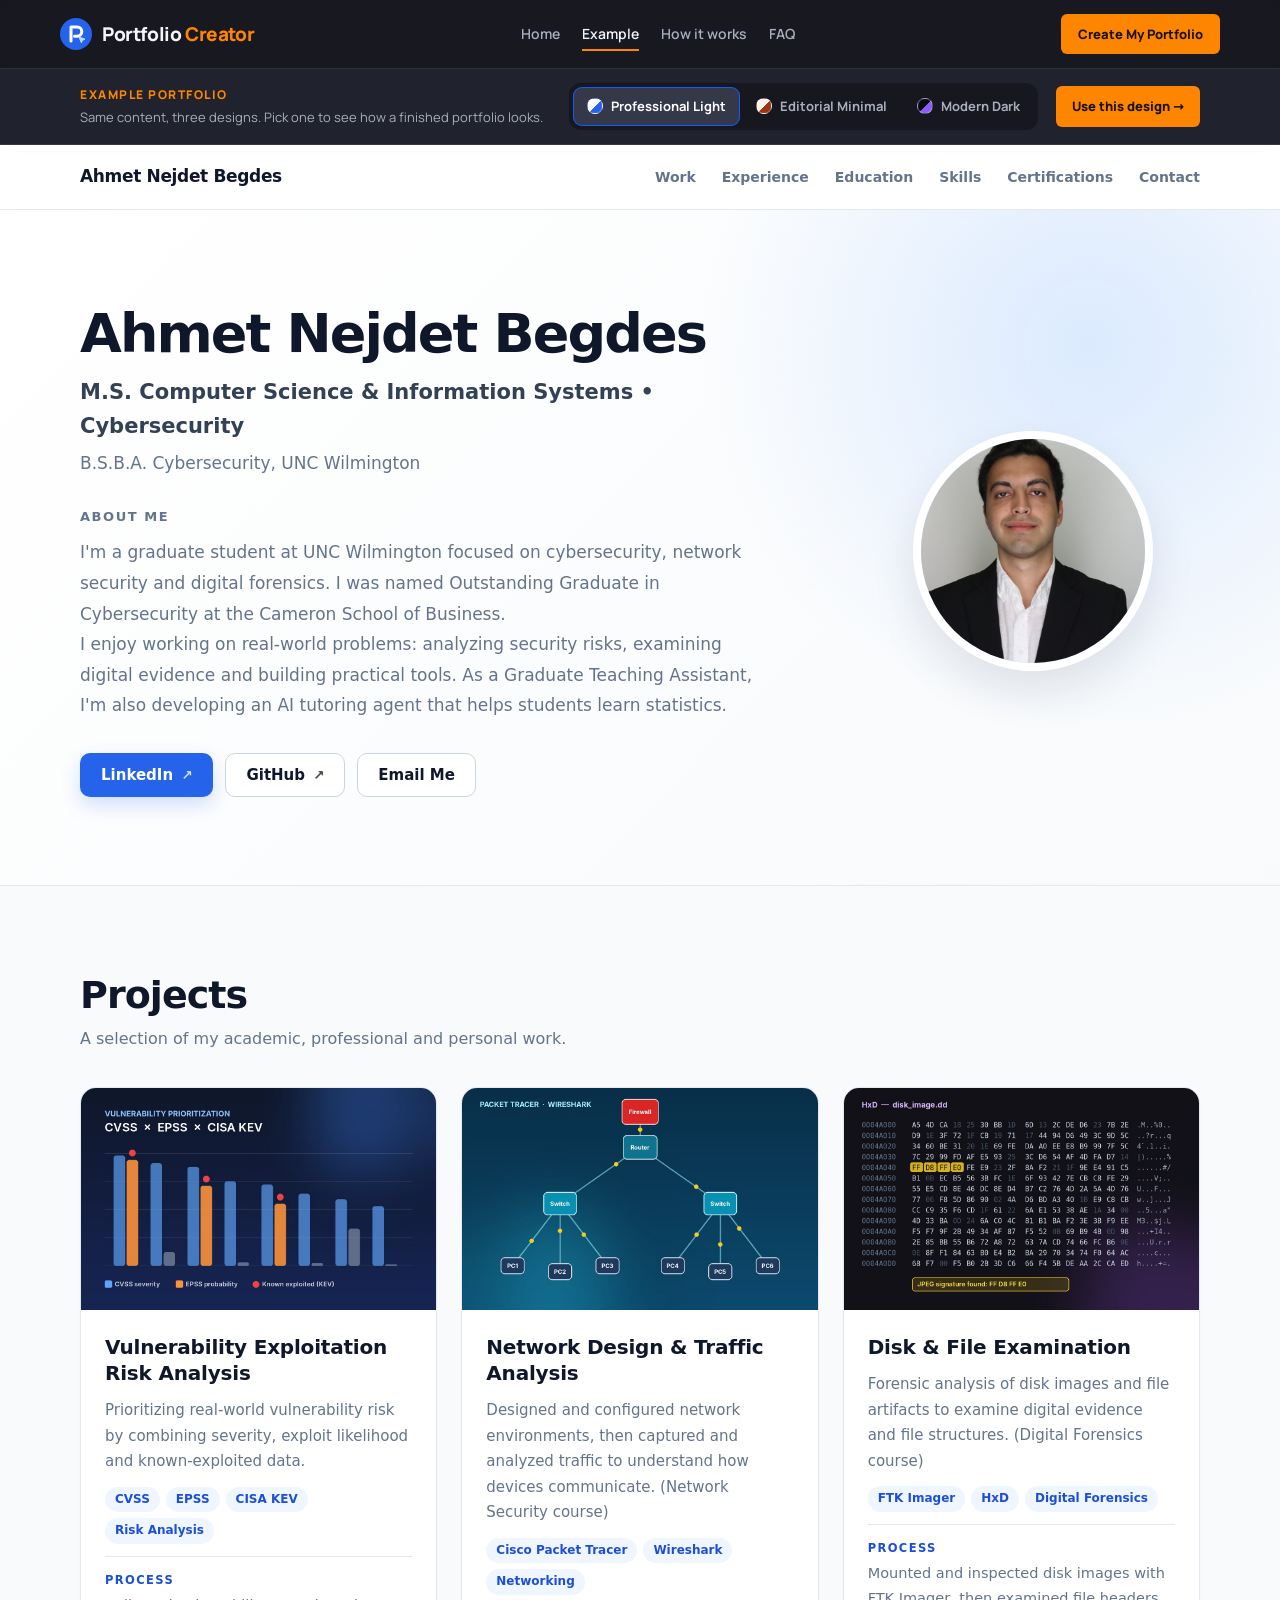
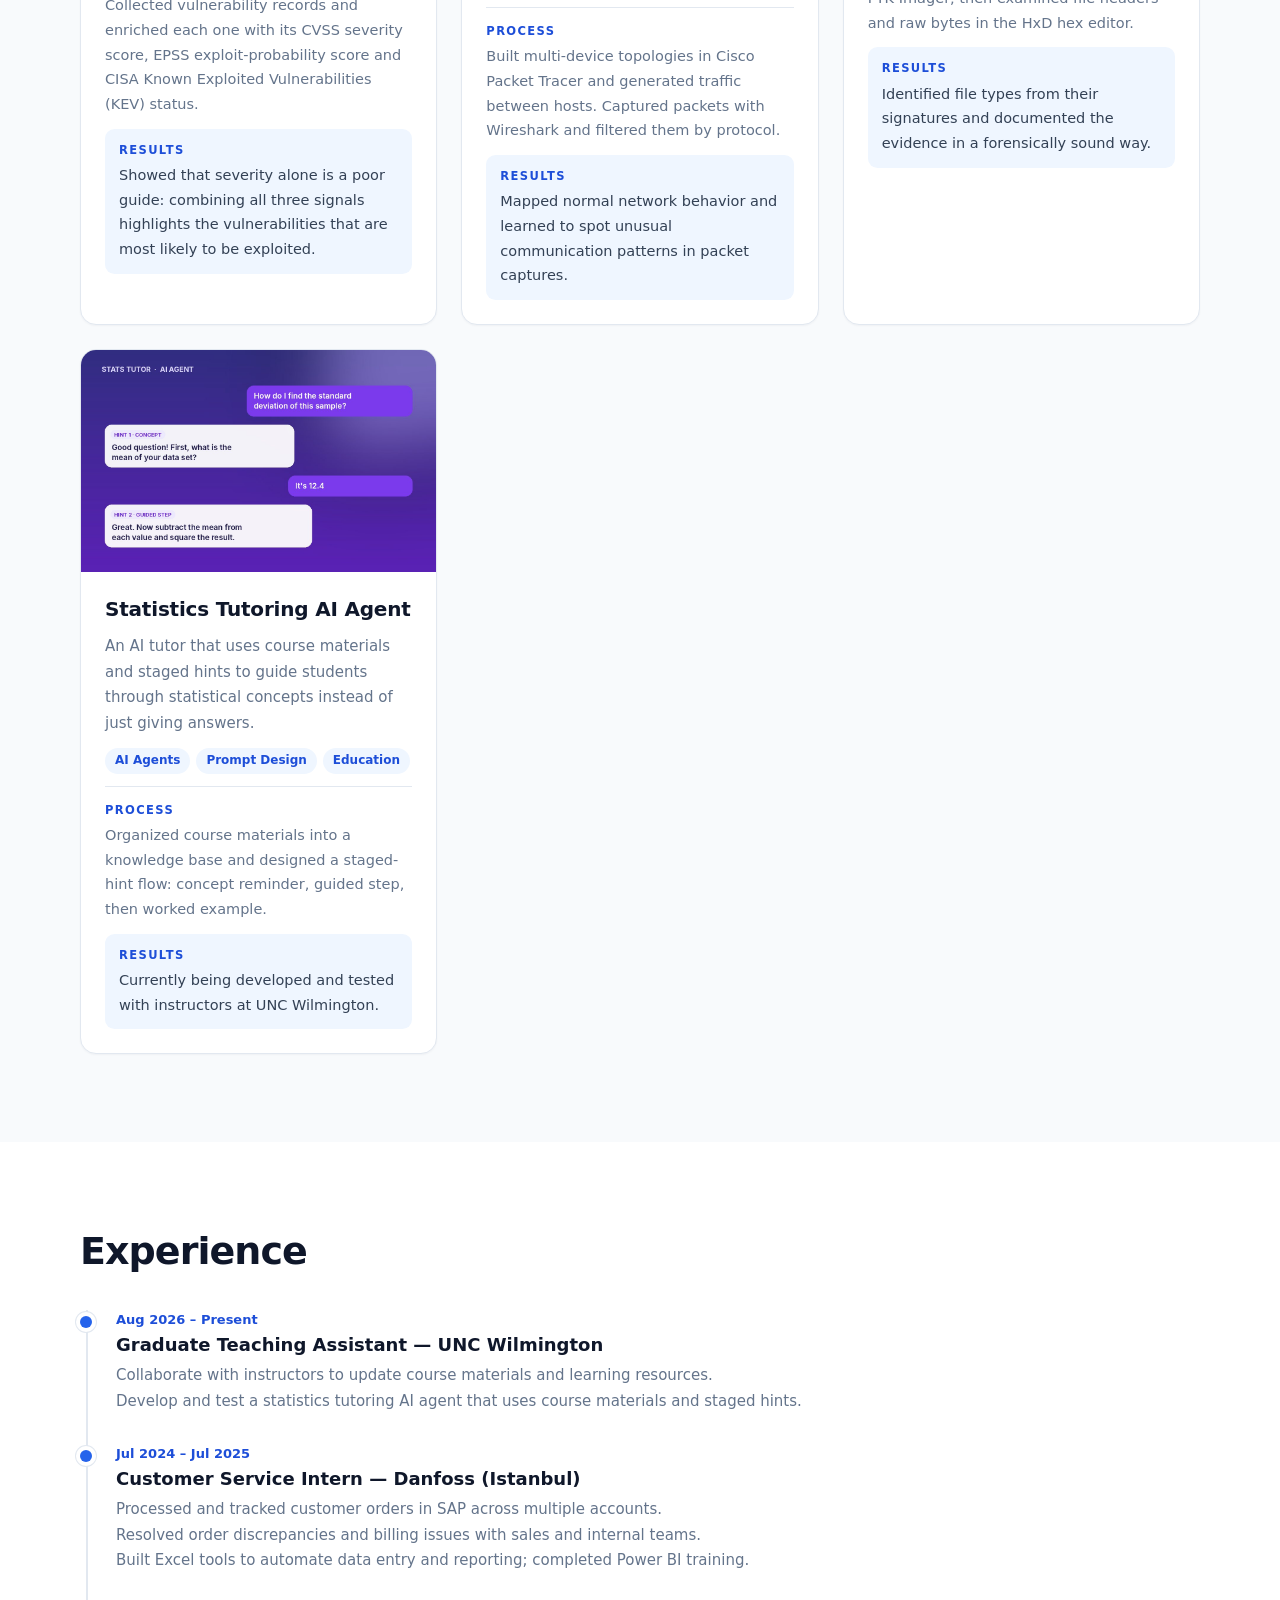
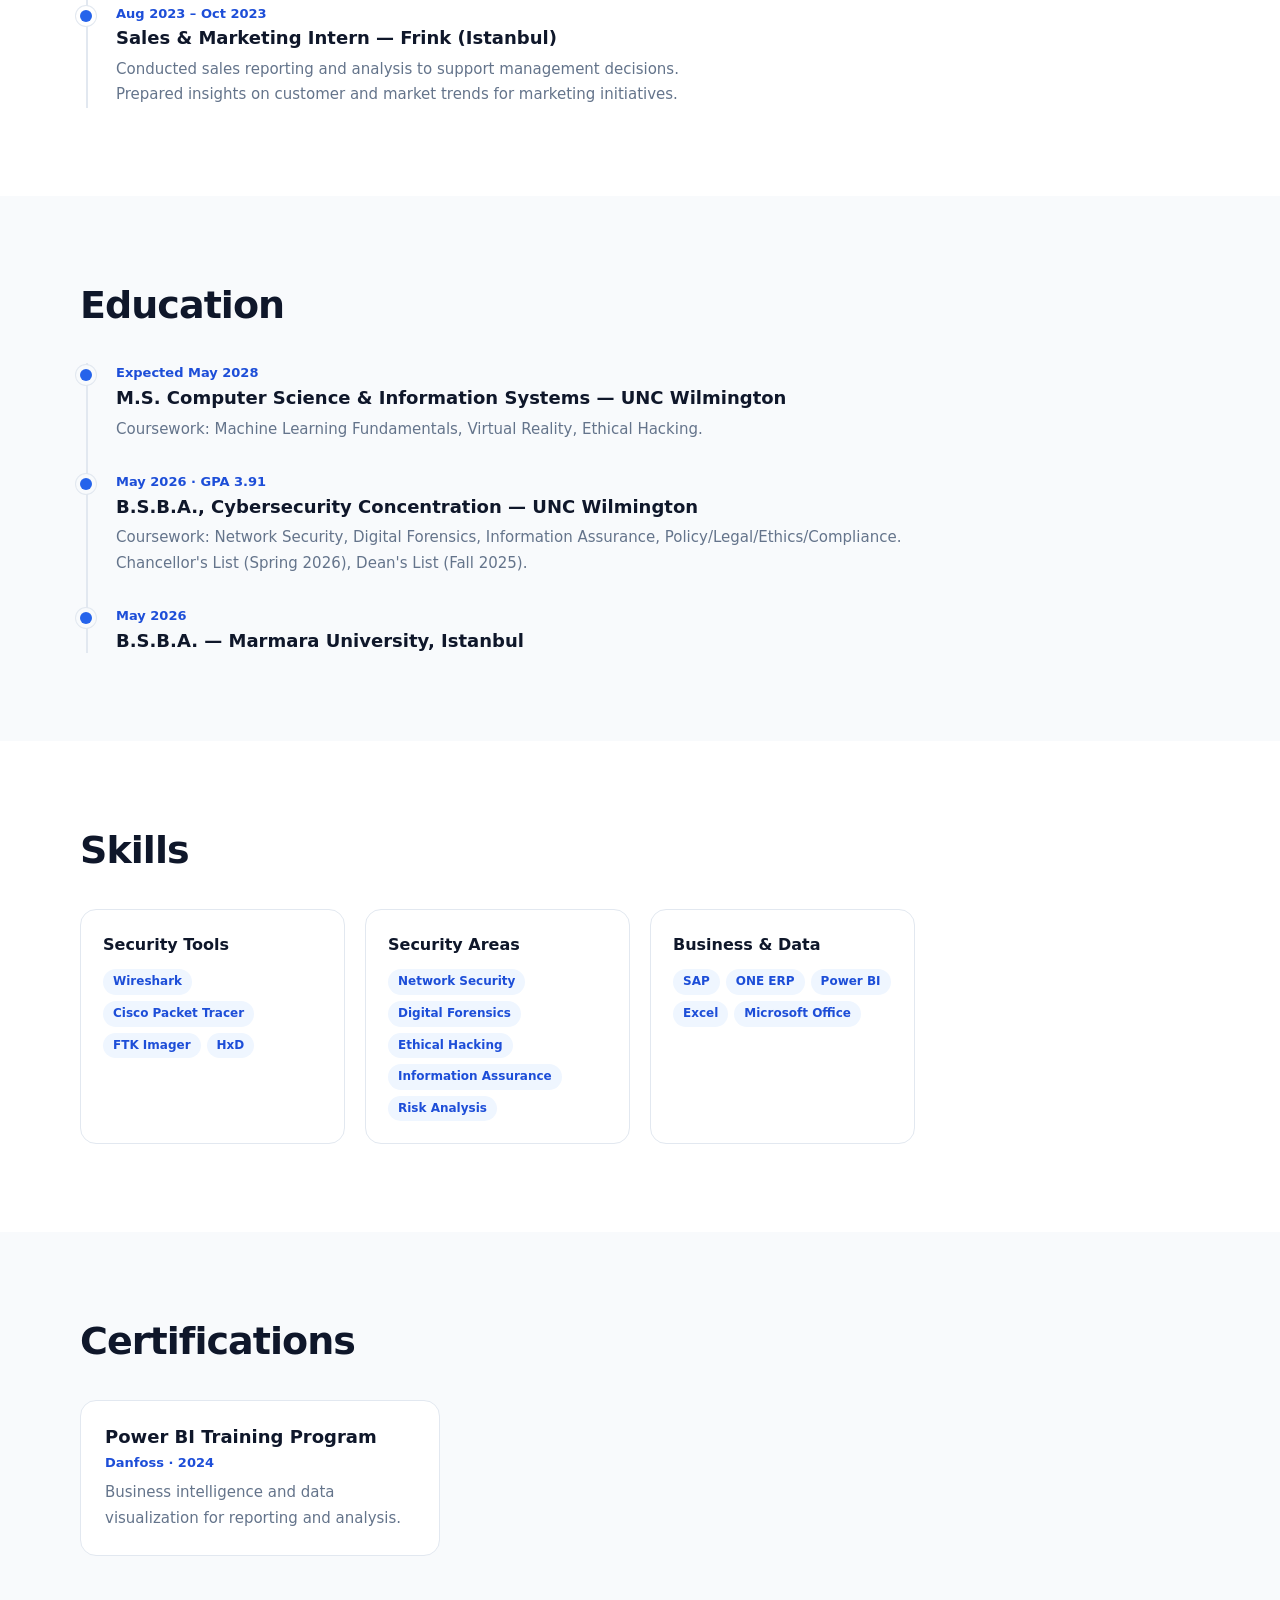
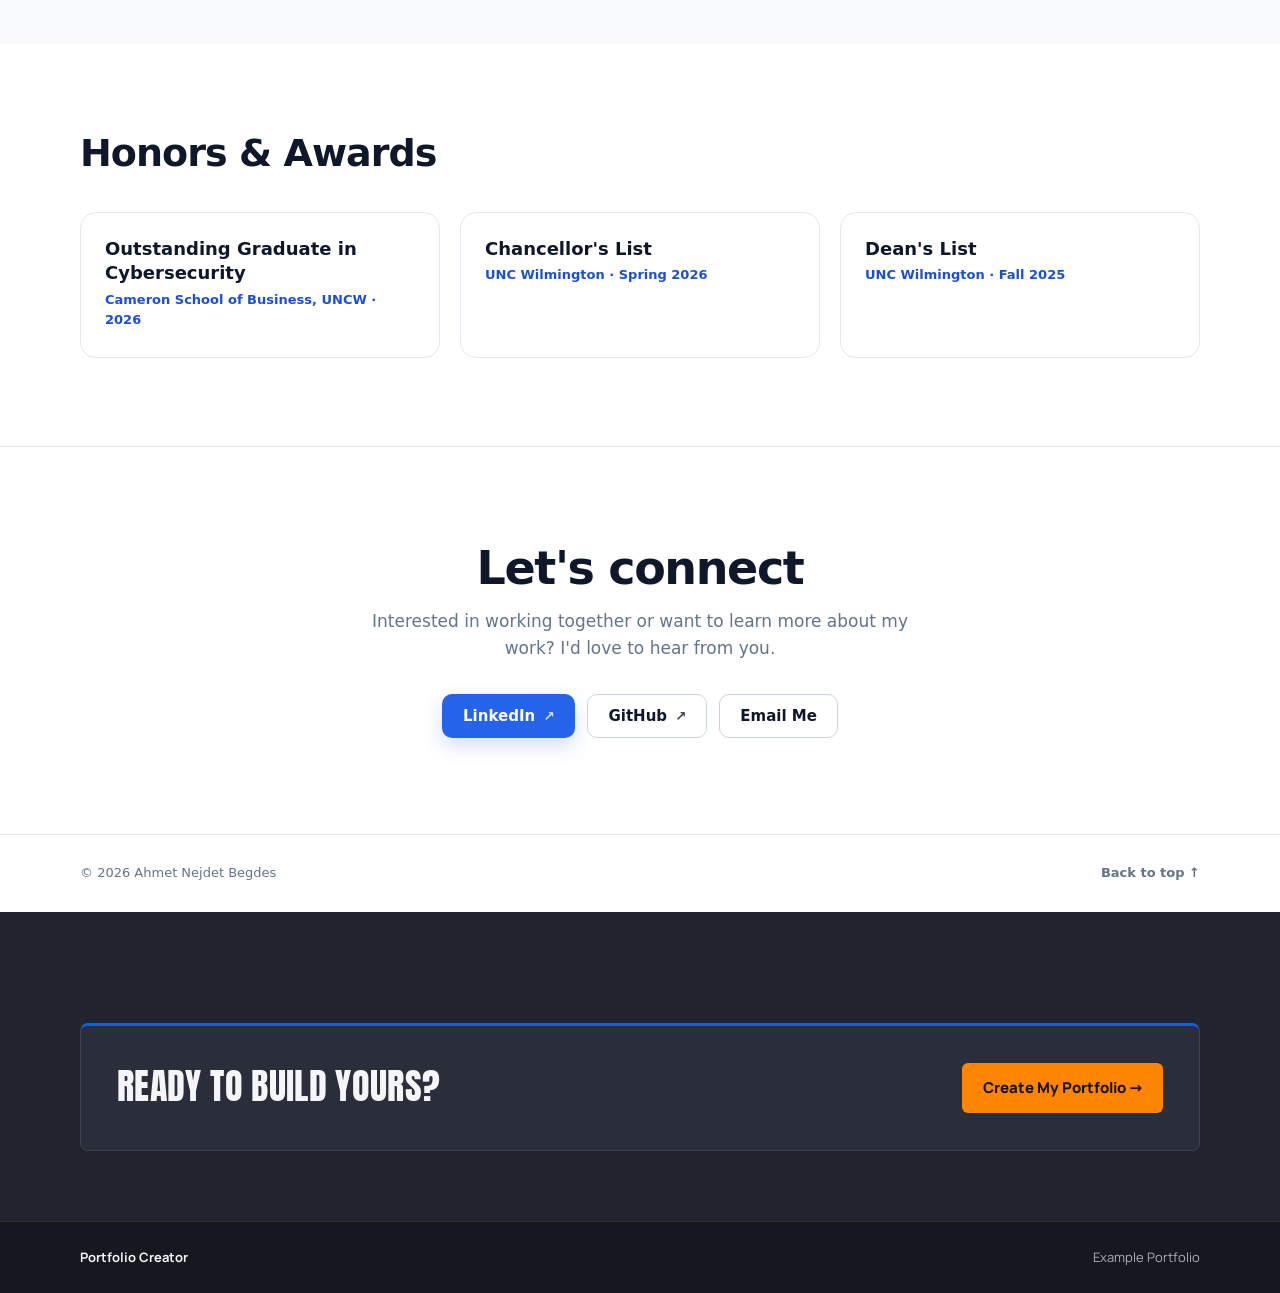
<file: example.html>
<!DOCTYPE html>
<html lang="en">
<head>
    <meta charset="UTF-8">
    <meta name="viewport" content="width=device-width, initial-scale=1.0">
    <title>Example Portfolio | Portfolio Creator</title>
    <meta name="description" content="An example student portfolio made with Portfolio Creator, shown in all three designs.">
    <link rel="icon" href="data:image/svg+xml,%3Csvg xmlns='http://www.w3.org/2000/svg' viewBox='0 0 32 32'%3E%3Ccircle cx='16' cy='16' r='16' fill='%232563eb'/%3E%3Cpath d='M10.5 24V8.5h6.6a5 5 0 0 1 0 10H14' stroke='%23fff' stroke-width='3.6' fill='none' stroke-linecap='round' stroke-linejoin='round'/%3E%3Cpath d='M19 19.2l7 2.6-3 1.2-1.2 3z' fill='%23bfdbfe' stroke='%23bfdbfe' stroke-width='1.2' stroke-linejoin='round'/%3E%3C/svg%3E">
    <link rel="stylesheet" href="style.css?v=10">
    <link rel="stylesheet" href="theme.css?v=2">
    <!-- Portfolio styles: generated by Portfolio Creator (same CSS the exported index.html uses) -->
    <style>

:where(.pf, .pf *) { box-sizing: border-box; margin: 0; padding: 0; }
.pf {
  --bg: #fff; --bg-alt: #f8fafc; --surface: #fff; --surface-2: #f1f5f9;
  --text: #0f172a; --text-2: #334155; --muted: #64748b;
  --line: #e2e8f0; --line-strong: #cbd5e1;
  --accent: #2563eb; --accent-ink: #1d4ed8; --on-accent: #fff;
  --btn-bg: var(--accent); --btn-ink: var(--on-accent);
  --chip-bg: #eff6ff; --chip-ink: #1d4ed8;
  --radius: 16px; --btn-radius: 10px;
  --font-body: Inter, "Segoe UI", system-ui, -apple-system, Roboto, "Helvetica Neue", Arial, sans-serif;
  --font-head: var(--font-body);
  --font-mono: ui-monospace, "SF Mono", "Cascadia Mono", Menlo, Consolas, monospace;
  --hero-bg: var(--bg);
  --nav-bg: rgba(255,255,255,.86);
  --shadow: 0 1px 2px rgba(15,23,42,.04);
  --shadow-lg: 0 20px 45px rgba(15,23,42,.10);
  background: var(--bg); color: var(--text);
  font-family: var(--font-body); font-size: 16px; line-height: 1.6;
  -webkit-font-smoothing: antialiased; text-rendering: optimizeLegibility;
  overflow-wrap: break-word;
  min-height: 100vh;
}
:where(.pf) img { display: block; max-width: 100%; }
:where(.pf) a { color: inherit; }
:where(.pf) :is(ul, ol) { list-style: none; }
:where(.pf) :is(h1, h2, h3, h4) { font-family: var(--font-head); color: var(--text); overflow-wrap: anywhere; }
.pf a:focus-visible, .pf summary:focus-visible { outline: 3px solid var(--accent); outline-offset: 3px; border-radius: 4px; }
.pf-wrap { width: min(1120px, calc(100% - 40px)); margin-inline: auto; }

/* NAV */
.pf-nav { position: sticky; top: 0; z-index: 20; background: var(--nav-bg); border-bottom: 1px solid var(--line);
  -webkit-backdrop-filter: saturate(160%) blur(12px); backdrop-filter: saturate(160%) blur(12px); }
.pf-nav-inner { display: flex; align-items: center; justify-content: space-between; gap: 20px; height: 64px; }
.pf-brand { font-family: var(--font-head); font-weight: 800; font-size: 17px; letter-spacing: -.02em; text-decoration: none; white-space: nowrap; overflow: hidden; text-overflow: ellipsis; max-width: 50%; }
.pf-nav-links { display: flex; gap: 26px; overflow-x: auto; scrollbar-width: none; }
.pf-nav-links::-webkit-scrollbar { display: none; }
.pf-nav-links a { color: var(--muted); font-size: 14px; font-weight: 600; text-decoration: none; white-space: nowrap; transition: color .2s; }
.pf-nav-links a:hover { color: var(--accent-ink); }

/* HERO */
.pf-hero { padding: 96px 0 88px; background: var(--hero-bg); border-bottom: 1px solid var(--line); }
.pf-hero-grid { display: grid; grid-template-columns: minmax(0, 1.5fr) minmax(0, .7fr); gap: 72px; align-items: center; }
.pf-eyebrow { color: var(--accent-ink); font-size: 12px; font-weight: 800; letter-spacing: .16em; text-transform: uppercase; margin-bottom: 16px; }
.pf-name { font-size: clamp(40px, 6vw, 68px); line-height: 1.04; letter-spacing: -.035em; font-weight: 800; margin-bottom: 14px; }
.pf-title { color: var(--text-2); font-size: clamp(18px, 2.2vw, 21px); font-weight: 600; margin-bottom: 30px; }
.pf-about { max-width: 680px; }
.pf-about h2 { font-size: 13px; letter-spacing: .12em; text-transform: uppercase; color: var(--muted); margin-bottom: 10px; font-family: var(--font-body); }
.pf-about p { color: var(--muted); font-size: 17px; line-height: 1.8; white-space: pre-line; }
.pf-links { display: flex; flex-wrap: wrap; gap: 12px; margin-top: 32px; align-items: center; }
.pf-btn { display: inline-flex; align-items: center; gap: 8px; padding: 12px 20px; border-radius: var(--btn-radius);
  border: 1px solid var(--line-strong); background: var(--surface); color: var(--text);
  font-family: var(--font-body); font-size: 15px; font-weight: 700; line-height: 1.2; text-decoration: none;
  transition: transform .2s, background-color .2s, border-color .2s, color .2s, box-shadow .2s; }
.pf-btn:hover { transform: translateY(-2px); border-color: var(--accent); color: var(--accent-ink); }
.pf-btn-primary { background: var(--btn-bg); border-color: transparent; color: var(--btn-ink); box-shadow: 0 8px 20px rgba(37,99,235,.20); }
.pf-btn-primary:hover { color: var(--btn-ink); border-color: transparent; filter: brightness(1.08); }
.pf-btn span[aria-hidden] { font-size: .9em; opacity: .8; }

/* PHOTO (same crop math in editor and export) */
.pf-photo-col { display: flex; flex-direction: column; align-items: center; }
.pf-photo { position: relative; width: 240px; max-width: 100%; aspect-ratio: 1 / 1; border-radius: 50%; overflow: hidden;
  background: linear-gradient(135deg, #dbeafe, #bfdbfe); border: 8px solid var(--surface); box-shadow: var(--shadow-lg);
  display: grid; place-items: center; }
.pf-photo img { position: absolute; inset: 0; width: 100%; height: 100%; max-width: none; object-fit: cover; user-select: none; -webkit-user-drag: none; }
.pf-initials { font-family: var(--font-head); font-size: 56px; font-weight: 800; color: var(--accent-ink); }

/* SECTIONS */
.pf-section { padding: 88px 0; }
.pf-alt { background: var(--bg-alt); }
.pf-section-head { margin-bottom: 36px; max-width: 720px; }
.pf-section-head h2 { font-size: clamp(28px, 4vw, 38px); line-height: 1.15; letter-spacing: -.025em; }
.pf-section-intro { margin-top: 8px; color: var(--muted); }

/* PROJECTS */
.pf-projects { display: grid; grid-template-columns: repeat(auto-fill, minmax(min(100%, 320px), 1fr)); gap: 24px; }
.pf-project { display: flex; flex-direction: column; background: var(--surface); border: 1px solid var(--line); border-radius: var(--radius); overflow: hidden; box-shadow: var(--shadow); transition: transform .25s, box-shadow .25s, border-color .25s; }
.pf-project:hover { transform: translateY(-4px); box-shadow: var(--shadow-lg); }
.pf-media { position: relative; aspect-ratio: 16 / 10; overflow: hidden; background: var(--surface-2); }
.pf-media img { width: 100%; height: 100%; max-width: none; }
.pf-media.fit-cover img { object-fit: cover; }
.pf-media.fit-contain img { object-fit: contain; padding: 18px; }
.pf-media-ph { display: grid; place-items: center; }
.pf-media-ph > span { font-family: var(--font-head); font-size: 54px; font-weight: 800; color: rgba(255,255,255,.92); letter-spacing: -.03em; }
.pf-ph-0 { background: radial-gradient(circle at 75% 20%, #60a5fa, transparent 35%), linear-gradient(135deg, #172554, #2563eb); }
.pf-ph-1 { background: radial-gradient(circle at 70% 30%, #c4b5fd, transparent 35%), linear-gradient(135deg, #312e81, #7c3aed); }
.pf-ph-2 { background: radial-gradient(circle at 20% 30%, #94a3b8, transparent 30%), linear-gradient(135deg, #0f172a, #475569); }
.pf-project-body { display: flex; flex-direction: column; gap: 12px; padding: 24px; flex: 1; }
.pf-project-title { font-size: 20px; line-height: 1.3; letter-spacing: -.01em; }
.pf-project-desc { color: var(--muted); font-size: 15px; line-height: 1.7; white-space: pre-line; }
.pf-chips { display: flex; flex-wrap: wrap; gap: 6px; }
.pf-chips li { padding: 5px 10px; border-radius: 999px; background: var(--chip-bg); color: var(--chip-ink); font-size: 12px; font-weight: 700; line-height: 1.3; }
.pf-case { display: grid; gap: 12px; border-top: 1px solid var(--line); padding-top: 14px; }
.pf-case h4 { margin-bottom: 4px; font-size: 11.5px; letter-spacing: .12em; text-transform: uppercase; color: var(--accent-ink); font-family: var(--font-body); }
.pf-case p { color: var(--muted); font-size: 14.5px; line-height: 1.7; white-space: pre-line; }
.pf-case-results { padding: 12px 14px; border-radius: calc(var(--radius) * .6); background: var(--chip-bg); }
.pf-case-results p { color: var(--text-2); }
.pf-project-link { margin-top: auto; padding-top: 4px; color: var(--accent-ink); font-size: 14px; font-weight: 800; text-decoration: none; align-self: flex-start; }
.pf-project-link:hover { text-decoration: underline; text-underline-offset: 3px; }

/* TIMELINE (experience, education) */
.pf-timeline { position: relative; display: grid; gap: 30px; padding-left: 28px; border-left: 2px solid var(--line); margin-left: 6px; max-width: 820px; }
.pf-timeline > li { position: relative; }
.pf-timeline > li::before { content: ""; position: absolute; left: -36px; top: 6px; width: 12px; height: 12px; border-radius: 50%; background: var(--accent); box-shadow: 0 0 0 4px var(--bg-alt), 0 0 0 5px var(--line); }
.pf-section:not(.pf-alt) .pf-timeline > li::before { box-shadow: 0 0 0 4px var(--bg), 0 0 0 5px var(--line); }
.pf-meta { color: var(--accent-ink); font-size: 13px; font-weight: 700; margin-bottom: 2px; }
.pf-timeline h3, .pf-card h3 { font-size: 18px; line-height: 1.35; }
.pf-entry-text { margin-top: 6px; color: var(--muted); font-size: 15px; line-height: 1.7; white-space: pre-line; }

/* SKILLS */
.pf-skill-groups { display: grid; grid-template-columns: repeat(auto-fill, minmax(min(100%, 260px), 1fr)); gap: 20px; }
.pf-skill-group { padding: 22px; border: 1px solid var(--line); border-radius: var(--radius); background: var(--surface); }
.pf-skill-group h3 { font-size: 16px; margin-bottom: 12px; }

/* CARDS (certifications, custom sections) */
.pf-cards { display: grid; grid-template-columns: repeat(auto-fill, minmax(min(100%, 280px), 1fr)); gap: 20px; }
.pf-card { padding: 24px; border: 1px solid var(--line); border-radius: var(--radius); background: var(--surface); }
.pf-card .pf-meta { margin-top: 4px; }

/* CONTACT */
.pf-contact { padding: 96px 0; text-align: center; border-top: 1px solid var(--line); }
.pf-contact h2 { font-size: clamp(30px, 5vw, 46px); letter-spacing: -.03em; line-height: 1.1; }
.pf-contact p { max-width: 560px; margin: 14px auto 0; color: var(--muted); font-size: 17px; }
.pf-contact .pf-links { justify-content: center; }

/* FOOTER */
.pf .pf-footer { padding: 28px 0; border-top: 1px solid var(--line); background: var(--bg); color: var(--muted); font-size: 13px; }
.pf-footer-inner { display: flex; justify-content: space-between; gap: 16px; flex-wrap: wrap; }
.pf-footer a { color: var(--muted); text-decoration: none; font-weight: 600; }
.pf-footer a:hover { color: var(--accent-ink); }

/* ---------- THEME 1: PROFESSIONAL LIGHT ---------- */
.pf.t-professional {
  --hero-bg: radial-gradient(circle at 85% 20%, #dbeafe 0%, transparent 32%), linear-gradient(135deg, #ffffff 0%, #f8fafc 100%);
}

/* ---------- THEME 2: EDITORIAL MINIMAL ---------- */
.pf.t-editorial {
  --bg: #f7f3ec; --bg-alt: #f1ebe1; --surface: #fffdf9; --surface-2: #efe8dc;
  --text: #1c1917; --text-2: #44403c; --muted: #625a52;
  --line: #e2d9cb; --line-strong: #1c1917;
  --accent: #9a3412; --accent-ink: #9a3412; --on-accent: #fff;
  --btn-bg: #1c1917; --btn-ink: #f7f3ec;
  --chip-bg: transparent; --chip-ink: #44403c;
  --radius: 3px; --btn-radius: 999px;
  --font-head: "Iowan Old Style", "Palatino Linotype", Palatino, "Book Antiqua", Georgia, "Times New Roman", serif;
  --font-body: "Helvetica Neue", Helvetica, Arial, system-ui, sans-serif;
  --nav-bg: rgba(247,243,236,.9);
  --shadow: none; --shadow-lg: none;
  counter-reset: pf-sec;
}
.t-editorial .pf-brand { font-weight: 600; font-size: 19px; letter-spacing: 0; }
.t-editorial .pf-nav-links a { font-weight: 500; color: var(--text-2); }
.t-editorial .pf-hero { padding: 88px 0 80px; border-bottom-color: var(--line-strong); }
.t-editorial .pf-hero-grid { grid-template-columns: minmax(0, .72fr) minmax(0, 1.5fr); gap: 64px; align-items: end; }
.t-editorial .pf-photo-col { order: -1; align-items: stretch; }
.t-editorial .pf-photo { width: 100%; max-width: 320px; aspect-ratio: 4 / 5; border-radius: 2px; border: 0; box-shadow: none; background: #e7dccb; }
.t-editorial .pf-initials { font-weight: 400; font-style: italic; font-size: 64px; color: #44403c; }
.t-editorial .pf-eyebrow { color: var(--text-2); font-family: var(--font-head); font-style: italic; font-weight: 400; font-size: 17px; letter-spacing: 0; text-transform: none; }
.t-editorial .pf-name { font-weight: 500; font-size: clamp(44px, 7vw, 86px); letter-spacing: -.025em; line-height: 1; margin-bottom: 18px; }
.t-editorial .pf-title { font-family: var(--font-head); font-style: italic; font-weight: 400; font-size: clamp(19px, 2.4vw, 24px); }
.t-editorial .pf-about { padding-top: 22px; border-top: 1px solid var(--line); }
.t-editorial .pf-about h2 { color: var(--accent); }
.t-editorial .pf-about p { color: var(--text-2); }
.t-editorial .pf-btn { background: transparent; border-color: var(--line-strong); font-weight: 600; }
.t-editorial .pf-btn:hover { transform: none; background: var(--text); color: var(--bg); border-color: var(--text); }
.t-editorial .pf-btn-primary { background: var(--btn-bg); box-shadow: none; }
.t-editorial .pf-section-head { max-width: none; padding-top: 18px; border-top: 1px solid var(--line-strong); margin-bottom: 44px; }
.t-editorial .pf-section-head h2 { font-weight: 500; font-size: clamp(30px, 4.5vw, 46px); }
.t-editorial .pf-projects { grid-template-columns: 1fr; gap: 0; counter-reset: pf-proj; }
.t-editorial .pf-project { counter-increment: pf-proj; display: grid; grid-template-columns: minmax(0, .95fr) minmax(0, 1.25fr); gap: 44px; align-items: start; padding: 36px 0; background: transparent; border: 0; border-top: 1px solid var(--line); border-radius: 0; }
.t-editorial .pf-project:first-child { border-top: 0; padding-top: 0; }
.t-editorial .pf-project:hover { transform: none; box-shadow: none; }
.t-editorial .pf-media { aspect-ratio: 4 / 3; border-radius: 2px; }
.t-editorial .pf-project-body { padding: 0; }
.t-editorial .pf-project-title { font-weight: 500; font-size: clamp(24px, 3vw, 30px); line-height: 1.2; }
.t-editorial .pf-project-title::before { content: counter(pf-proj, decimal-leading-zero); display: block; margin-bottom: 10px; color: var(--accent); font-family: var(--font-body); font-size: 13px; font-weight: 700; letter-spacing: .1em; }
.t-editorial .pf-project-desc { color: var(--text-2); font-size: 16px; }
.t-editorial .pf-chips { gap: 4px 0; }
.t-editorial .pf-chips li { padding: 0; border-radius: 0; font-size: 13px; font-weight: 600; }
.t-editorial .pf-chips li + li::before { content: "/"; margin: 0 8px; color: var(--accent); }
.t-editorial .pf-project-link { color: var(--text); border-bottom: 1px solid var(--text); font-weight: 600; }
.t-editorial .pf-project-link:hover { text-decoration: none; color: var(--accent); border-color: var(--accent); }
.t-editorial .pf-media-ph > span { color: rgba(28,25,23,.55); font-weight: 400; font-style: italic; font-size: 64px; }
.t-editorial .pf-ph-0 { background: #e7dccb; }
.t-editorial .pf-ph-1 { background: #ddd0bb; }
.t-editorial .pf-ph-2 { background: #d4c4ab; }
.t-editorial .pf-timeline { border-left: 0; padding-left: 0; margin-left: 0; gap: 0; max-width: none; }
.t-editorial .pf-timeline > li { display: grid; grid-template-columns: 180px 1fr; gap: 24px; padding: 22px 0; border-top: 1px solid var(--line); }
.t-editorial .pf-timeline > li:first-child { border-top: 0; padding-top: 0; }
.t-editorial .pf-timeline > li::before { display: none; }
.t-editorial .pf-timeline .pf-meta { color: var(--text-2); font-weight: 600; padding-top: 4px; }
.t-editorial .pf-timeline h3, .t-editorial .pf-card h3, .t-editorial .pf-skill-group h3 { font-weight: 500; font-size: 22px; }
.t-editorial .pf-skill-group, .t-editorial .pf-card { background: transparent; border: 0; border-top: 1px solid var(--line-strong); padding: 18px 0 0; }
.t-editorial .pf-contact h2 { font-weight: 500; font-size: clamp(36px, 6vw, 64px); }
.t-editorial .pf-case h4 { color: var(--accent); }
.t-editorial .pf-case-results { background: transparent; padding: 0 0 0 14px; border-left: 2px solid var(--accent); border-radius: 0; }

/* ---------- THEME 3: MODERN DARK ---------- */
.pf.t-dark {
  --bg: #0a0b10; --bg-alt: #0e1017; --surface: #12141c; --surface-2: #181b25;
  --text: #eef0f5; --text-2: #c9cede; --muted: #9aa2b5;
  --line: rgba(255,255,255,.08); --line-strong: rgba(255,255,255,.18);
  --accent: #a78bfa; --accent-ink: #c4b5fd; --on-accent: #0a0b10;
  --btn-bg: linear-gradient(135deg, #a78bfa, #22d3ee); --btn-ink: #0a0b10;
  --chip-bg: rgba(167,139,250,.12); --chip-ink: #d8ccff;
  --radius: 20px; --btn-radius: 12px;
  --font-body: Inter, "Segoe UI", system-ui, -apple-system, Roboto, "Helvetica Neue", Arial, sans-serif;
  --hero-bg: radial-gradient(700px circle at 85% -10%, rgba(139,92,246,.28), transparent 60%), radial-gradient(500px circle at -5% 110%, rgba(34,211,238,.14), transparent 60%), #0a0b10;
  --nav-bg: rgba(10,11,16,.78);
  --shadow: none; --shadow-lg: 0 24px 60px rgba(0,0,0,.45);
  color-scheme: dark;
}
.t-dark .pf-eyebrow, .t-dark .pf-meta { font-family: var(--font-mono); letter-spacing: .02em; text-transform: none; font-weight: 600; }
.t-dark .pf-eyebrow { color: #67e8f9; font-size: 14px; }
.t-dark .pf-name-text { background: linear-gradient(92deg, #ffffff 30%, #c4b5fd 70%, #67e8f9); -webkit-background-clip: text; background-clip: text; color: transparent; -webkit-text-fill-color: transparent; }
.t-dark .pf-photo { width: 230px; border-radius: 32px; border: 0; background: linear-gradient(135deg, #312e81, #0e7490);
  box-shadow: 0 0 0 1px rgba(255,255,255,.08), 0 0 0 6px rgba(10,11,16,1), 0 0 0 7px rgba(167,139,250,.55), 0 30px 80px rgba(139,92,246,.28); }
.t-dark .pf-initials { color: #fff; }
.t-dark .pf-btn { background: rgba(255,255,255,.03); }
.t-dark .pf-btn:hover { border-color: var(--accent); color: #fff; background: rgba(167,139,250,.10); }
.t-dark .pf-btn-primary { background: var(--btn-bg); box-shadow: 0 10px 30px rgba(139,92,246,.35); }
.t-dark .pf-btn-primary:hover { color: var(--btn-ink); background: var(--btn-bg); }
.t-dark .pf-projects { grid-template-columns: repeat(2, minmax(0, 1fr)); gap: 20px; }
.t-dark .pf-project { position: relative; }
.t-dark .pf-project:hover { border-color: rgba(167,139,250,.45); box-shadow: 0 0 0 1px rgba(167,139,250,.25), 0 24px 60px rgba(139,92,246,.18); }
.t-dark .pf-project:first-child { grid-column: 1 / -1; display: grid; grid-template-columns: minmax(0, 1.25fr) minmax(0, 1fr); }
.t-dark .pf-project:first-child .pf-media { aspect-ratio: auto; min-height: 300px; height: 100%; }
.t-dark .pf-project:first-child .pf-project-body { padding: 36px; justify-content: center; }
.t-dark .pf-project:first-child .pf-project-title { font-size: 26px; }
.t-dark .pf-ph-0 { background: radial-gradient(circle at 70% 25%, rgba(167,139,250,.75), transparent 45%), radial-gradient(circle at 20% 90%, rgba(34,211,238,.45), transparent 45%), #151822; }
.t-dark .pf-ph-1 { background: radial-gradient(circle at 30% 30%, rgba(34,211,238,.6), transparent 45%), #151822; }
.t-dark .pf-ph-2 { background: radial-gradient(circle at 70% 70%, rgba(244,114,182,.55), transparent 45%), #151822; }
.t-dark .pf-media.fit-contain { background: #0f1118; }
.t-dark .pf-case h4 { font-family: var(--font-mono); letter-spacing: .04em; text-transform: none; color: #67e8f9; }
.t-dark .pf-case-results { border: 1px solid rgba(167,139,250,.22); }
.t-dark .pf-chips li { border: 1px solid rgba(167,139,250,.22); font-family: var(--font-mono); font-weight: 500; }
.t-dark .pf-timeline > li::before { background: #67e8f9; box-shadow: 0 0 0 4px var(--bg-alt), 0 0 14px rgba(103,232,249,.8); }
.t-dark .pf-section:not(.pf-alt) .pf-timeline > li::before { box-shadow: 0 0 0 4px var(--bg), 0 0 14px rgba(103,232,249,.8); }
.t-dark .pf-meta { color: #67e8f9; }
.t-dark .pf-contact { background: radial-gradient(600px circle at 50% 120%, rgba(139,92,246,.25), transparent 70%); }
.t-dark .pf-skill-group, .t-dark .pf-card { background: linear-gradient(180deg, rgba(255,255,255,.035), rgba(255,255,255,.01)); }

/* ---------- EXTRA LINES UNDER THE TITLE ---------- */
.pf-subtitles { margin: -22px 0 30px; display: grid; gap: 3px; justify-items: start; }
.pf-subtitles.is-empty { margin-top: -18px; }
.pf-subtitle { color: var(--muted); font-size: 17px; font-weight: 500; line-height: 1.5; }
.t-editorial .pf-subtitle { font-family: var(--font-head); font-style: italic; font-size: 19px; color: var(--text-2); }
.t-editorial .pf-subtitles { margin-top: -14px; }

/* ---------- NAME SIZE (chosen by the student) ---------- */
.pf-size-medium .pf-name { font-size: clamp(34px, 4.8vw, 54px); }
.pf-size-small .pf-name { font-size: clamp(30px, 3.8vw, 42px); letter-spacing: -.025em; }
.t-editorial.pf-size-medium .pf-name { font-size: clamp(38px, 5.6vw, 66px); }
.t-editorial.pf-size-small .pf-name { font-size: clamp(32px, 4.4vw, 50px); }

/* ---------- RESPONSIVE ---------- */
@media (max-width: 860px) {
  .pf-hero { padding: 56px 0 52px; }
  .pf-hero-grid, .t-editorial .pf-hero-grid { grid-template-columns: 1fr; gap: 36px; }
  .pf-photo-col { order: -1; align-items: flex-start; }
  .pf-photo { width: 168px; border-width: 6px; }
  .t-editorial .pf-photo { width: 200px; }
  .t-dark .pf-photo { width: 160px; border-radius: 26px; }
  .pf-initials { font-size: 44px; }
  .pf-section { padding: 64px 0; }
  .pf-contact { padding: 72px 0; }
  .t-dark .pf-projects { grid-template-columns: 1fr; }
  .t-dark .pf-project:first-child { display: flex; }
  .t-dark .pf-project:first-child .pf-media { aspect-ratio: 16 / 10; min-height: 0; height: auto; }
  .t-dark .pf-project:first-child .pf-project-body { padding: 24px; }
  .t-editorial .pf-project { grid-template-columns: 1fr; gap: 20px; }
  .t-editorial .pf-timeline > li { grid-template-columns: 1fr; gap: 6px; }
  .pf-nav-links { gap: 18px; }
}
@media (max-width: 520px) {
  .pf-size-medium .pf-name, .t-editorial.pf-size-medium .pf-name { font-size: 34px; }
  .pf-size-small .pf-name, .t-editorial.pf-size-small .pf-name { font-size: 29px; }
  .pf-wrap { width: calc(100% - 32px); }
  .pf-nav-inner { height: 56px; }
  .pf-nav-links a:not(.pf-nav-contact) { display: none; }
  .pf-links .pf-btn { flex: 1 1 auto; justify-content: center; }
  .pf-about p, .pf-contact p { font-size: 16px; }
  .pf-project-body { padding: 20px; }
  .t-editorial .pf-project-body { padding: 0; }
  .pf-footer-inner { flex-direction: column; }
}
@media (prefers-reduced-motion: reduce) {
  .pf *, .pf *::before, .pf *::after { transition: none !important; animation: none !important; }
}
@media print {
  .pf-nav { position: static; }
  .pf-project:hover { transform: none; }
}

/* Editor-only adjustments (never present in the export) */
.pf.is-editing { min-height: 0; }
.pf.is-editing .pf-nav { top: var(--pc-sticky-top, 0px); }
.pf.is-editing [id^="pf-"] { scroll-margin-top: calc(var(--pc-sticky-top, 0px) + 64px); }
.pf.is-editing .pf-project:hover { transform: none; }

    </style>
</head>

<body class="example-body">

    <a class="skip-link" href="#example-stage">Skip to the example</a>

    <header class="hx-nav">
        <div class="hx-wrap hx-nav-inner">
            <a href="index.html" class="hx-logo"><svg class="hx-logo-mark" width="32" height="32" viewBox="0 0 32 32" aria-hidden="true" focusable="false"><circle cx="16" cy="16" r="16" fill="#2563eb"/><path d="M11 23V9h6.2a4.6 4.6 0 0 1 0 9.2H14.5" stroke="#ffffff" stroke-width="3" fill="none" stroke-linecap="round" stroke-linejoin="round"/><path d="M19 19l6 2.2-2.6 1-1 2.6z" fill="#bfdbfe" stroke="#bfdbfe" stroke-width="1" stroke-linejoin="round"/></svg><span>Portfolio <span class="hx-logo-accent">Creator</span></span></a>

            <nav class="hx-links" aria-label="Main navigation">
                <a href="index.html">Home</a>
                <a href="example.html" class="is-active" aria-current="page">Example</a>
                <a href="index.html#how-it-works">How it works</a>
                <a href="index.html#faq">FAQ</a>
            </nav>

            <a href="creator.html" class="hx-btn hx-btn-blue hx-btn-sm">Create My Portfolio</a>
        </div>
    </header>

    <!-- Design switcher -->
    <section class="example-switcher" aria-label="Choose a design">
        <div class="container example-switcher-content">

            <div class="example-intro">
                <p class="section-label">EXAMPLE PORTFOLIO</p>
                <p class="example-lead">Same content, three designs. Pick one to see how a finished portfolio looks.</p>
            </div>

            <div class="example-tabs" role="tablist" aria-label="Portfolio design">
                <button type="button" role="tab" id="tab-professional" aria-controls="view-professional" aria-selected="true" data-theme="professional">
                    <span class="theme-swatch swatch-professional" aria-hidden="true"></span> Professional Light
                </button>
                <button type="button" role="tab" id="tab-editorial" aria-controls="view-editorial" aria-selected="false" tabindex="-1" data-theme="editorial">
                    <span class="theme-swatch swatch-editorial" aria-hidden="true"></span> Editorial Minimal
                </button>
                <button type="button" role="tab" id="tab-dark" aria-controls="view-dark" aria-selected="false" tabindex="-1" data-theme="dark">
                    <span class="theme-swatch swatch-dark" aria-hidden="true"></span> Modern Dark
                </button>
            </div>

            <a class="button primary example-use" id="example-use" href="creator.html?theme=professional">Use this design →</a>

        </div>
    </section>

    <main class="example-stage" id="example-stage">

        <div class="example-view" role="tabpanel" id="view-professional" aria-labelledby="tab-professional">
<div class="pf t-professional pf-size-medium" id="ex-professional-top"><header class="pf-nav"><div class="pf-wrap pf-nav-inner"><a class="pf-brand" href="#ex-professional-top">Ahmet Nejdet Begdes</a><nav class="pf-nav-links" aria-label="Sections"><a href="#ex-professional-projects">Work</a><a href="#ex-professional-experience">Experience</a><a href="#ex-professional-education">Education</a><a href="#ex-professional-skills">Skills</a><a href="#ex-professional-certifications">Certifications</a><a href="#ex-professional-contact" class="pf-nav-contact">Contact</a></nav></div></header><main><section class="pf-hero"><div class="pf-wrap pf-hero-grid"><div class="pf-hero-text"><h1 class="pf-name"><span class="pf-name-text">Ahmet Nejdet Begdes</span></h1><p class="pf-title">M.S. Computer Science &amp; Information Systems • Cybersecurity</p><div class="pf-subtitles"><p class="pf-subtitle">B.S.B.A. Cybersecurity, UNC Wilmington</p></div><div class="pf-about"><h2>About me</h2><p>I&#039;m a graduate student at UNC Wilmington focused on cybersecurity, network security and digital forensics. I was named Outstanding Graduate in Cybersecurity at the Cameron School of Business.
I enjoy working on real-world problems: analyzing security risks, examining digital evidence and building practical tools. As a Graduate Teaching Assistant, I&#039;m also developing an AI tutoring agent that helps students learn statistics.</p></div><div class="pf-links"><a class="pf-btn pf-btn-primary" href="https://www.linkedin.com/in/ahmetnejdetbegdes2003/" target="_blank" rel="noopener noreferrer">LinkedIn <span aria-hidden="true">↗</span></a><a class="pf-btn" href="https://github.com/anejdetbegdes-gif" target="_blank" rel="noopener noreferrer">GitHub <span aria-hidden="true">↗</span></a><a class="pf-btn" href="mailto:a.nejdetbegdes@gmail.com">Email Me</a></div></div><div class="pf-photo-col"><div class="pf-photo"><img src="profile.jpg" alt="Portrait of Ahmet Nejdet Begdes" style="object-position:50.0% 30.0%;transform:scale(1.000);transform-origin:50.0% 30.0%"></div></div></div></section><section class="pf-section pf-alt" id="ex-professional-projects" aria-labelledby="ex-professional-projects-h"><div class="pf-wrap"><div class="pf-section-head"><div><h2 id="ex-professional-projects-h">Projects</h2><p class="pf-section-intro">A selection of my academic, professional and personal work.</p></div></div><div class="pf-projects"><article class="pf-project" data-id="p1"><div class="pf-media fit-cover"><img src="example-assets/project-risk.jpg" alt="Image for Vulnerability Exploitation Risk Analysis"></div><div class="pf-project-body"><h3 class="pf-project-title">Vulnerability Exploitation Risk Analysis</h3><p class="pf-project-desc">Prioritizing real-world vulnerability risk by combining severity, exploit likelihood and known-exploited data.</p><ul class="pf-chips" aria-label="Technologies"><li>CVSS</li><li>EPSS</li><li>CISA KEV</li><li>Risk Analysis</li></ul><div class="pf-case"><div class="pf-case-block"><h4>Process</h4><p>Collected vulnerability records and enriched each one with its CVSS severity score, EPSS exploit-probability score and CISA Known Exploited Vulnerabilities (KEV) status.</p></div><div class="pf-case-block pf-case-results"><h4>Results</h4><p>Showed that severity alone is a poor guide: combining all three signals highlights the vulnerabilities that are most likely to be exploited.</p></div></div></div></article><article class="pf-project" data-id="p2"><div class="pf-media fit-cover"><img src="example-assets/project-network.jpg" alt="Image for Network Design &amp; Traffic Analysis"></div><div class="pf-project-body"><h3 class="pf-project-title">Network Design &amp; Traffic Analysis</h3><p class="pf-project-desc">Designed and configured network environments, then captured and analyzed traffic to understand how devices communicate. (Network Security course)</p><ul class="pf-chips" aria-label="Technologies"><li>Cisco Packet Tracer</li><li>Wireshark</li><li>Networking</li></ul><div class="pf-case"><div class="pf-case-block"><h4>Process</h4><p>Built multi-device topologies in Cisco Packet Tracer and generated traffic between hosts. Captured packets with Wireshark and filtered them by protocol.</p></div><div class="pf-case-block pf-case-results"><h4>Results</h4><p>Mapped normal network behavior and learned to spot unusual communication patterns in packet captures.</p></div></div></div></article><article class="pf-project" data-id="p3"><div class="pf-media fit-cover"><img src="example-assets/project-forensics.jpg" alt="Image for Disk &amp; File Examination"></div><div class="pf-project-body"><h3 class="pf-project-title">Disk &amp; File Examination</h3><p class="pf-project-desc">Forensic analysis of disk images and file artifacts to examine digital evidence and file structures. (Digital Forensics course)</p><ul class="pf-chips" aria-label="Technologies"><li>FTK Imager</li><li>HxD</li><li>Digital Forensics</li></ul><div class="pf-case"><div class="pf-case-block"><h4>Process</h4><p>Mounted and inspected disk images with FTK Imager, then examined file headers and raw bytes in the HxD hex editor.</p></div><div class="pf-case-block pf-case-results"><h4>Results</h4><p>Identified file types from their signatures and documented the evidence in a forensically sound way.</p></div></div></div></article><article class="pf-project" data-id="p4"><div class="pf-media fit-cover"><img src="example-assets/project-tutor.jpg" alt="Image for Statistics Tutoring AI Agent"></div><div class="pf-project-body"><h3 class="pf-project-title">Statistics Tutoring AI Agent</h3><p class="pf-project-desc">An AI tutor that uses course materials and staged hints to guide students through statistical concepts instead of just giving answers.</p><ul class="pf-chips" aria-label="Technologies"><li>AI Agents</li><li>Prompt Design</li><li>Education</li></ul><div class="pf-case"><div class="pf-case-block"><h4>Process</h4><p>Organized course materials into a knowledge base and designed a staged-hint flow: concept reminder, guided step, then worked example.</p></div><div class="pf-case-block pf-case-results"><h4>Results</h4><p>Currently being developed and tested with instructors at UNC Wilmington.</p></div></div></div></article></div></div></section><section class="pf-section" id="ex-professional-experience" aria-labelledby="ex-professional-experience-h"><div class="pf-wrap"><div class="pf-section-head"><div><h2 id="ex-professional-experience-h">Experience</h2></div></div><ol class="pf-timeline"><li><p class="pf-meta">Aug 2026 – Present</p><div><h3>Graduate Teaching Assistant — UNC Wilmington</h3><p class="pf-entry-text">Collaborate with instructors to update course materials and learning resources.
Develop and test a statistics tutoring AI agent that uses course materials and staged hints.</p></div></li><li><p class="pf-meta">Jul 2024 – Jul 2025</p><div><h3>Customer Service Intern — Danfoss (Istanbul)</h3><p class="pf-entry-text">Processed and tracked customer orders in SAP across multiple accounts.
Resolved order discrepancies and billing issues with sales and internal teams.
Built Excel tools to automate data entry and reporting; completed Power BI training.</p></div></li><li><p class="pf-meta">Aug 2023 – Oct 2023</p><div><h3>Sales &amp; Marketing Intern — Frink (Istanbul)</h3><p class="pf-entry-text">Conducted sales reporting and analysis to support management decisions.
Prepared insights on customer and market trends for marketing initiatives.</p></div></li></ol></div></section><section class="pf-section pf-alt" id="ex-professional-education" aria-labelledby="ex-professional-education-h"><div class="pf-wrap"><div class="pf-section-head"><div><h2 id="ex-professional-education-h">Education</h2></div></div><ol class="pf-timeline"><li><p class="pf-meta">Expected May 2028</p><div><h3>M.S. Computer Science &amp; Information Systems — UNC Wilmington</h3><p class="pf-entry-text">Coursework: Machine Learning Fundamentals, Virtual Reality, Ethical Hacking.</p></div></li><li><p class="pf-meta">May 2026 · GPA 3.91</p><div><h3>B.S.B.A., Cybersecurity Concentration — UNC Wilmington</h3><p class="pf-entry-text">Coursework: Network Security, Digital Forensics, Information Assurance, Policy/Legal/Ethics/Compliance.
Chancellor&#039;s List (Spring 2026), Dean&#039;s List (Fall 2025).</p></div></li><li><p class="pf-meta">May 2026</p><div><h3>B.S.B.A. — Marmara University, Istanbul</h3></div></li></ol></div></section><section class="pf-section" id="ex-professional-skills" aria-labelledby="ex-professional-skills-h"><div class="pf-wrap"><div class="pf-section-head"><div><h2 id="ex-professional-skills-h">Skills</h2></div></div><div class="pf-skill-groups"><div class="pf-skill-group"><h3>Security Tools</h3><ul class="pf-chips"><li>Wireshark</li><li>Cisco Packet Tracer</li><li>FTK Imager</li><li>HxD</li></ul></div><div class="pf-skill-group"><h3>Security Areas</h3><ul class="pf-chips"><li>Network Security</li><li>Digital Forensics</li><li>Ethical Hacking</li><li>Information Assurance</li><li>Risk Analysis</li></ul></div><div class="pf-skill-group"><h3>Business &amp; Data</h3><ul class="pf-chips"><li>SAP</li><li>ONE ERP</li><li>Power BI</li><li>Excel</li><li>Microsoft Office</li></ul></div></div></div></section><section class="pf-section pf-alt" id="ex-professional-certifications" aria-labelledby="ex-professional-certifications-h"><div class="pf-wrap"><div class="pf-section-head"><div><h2 id="ex-professional-certifications-h">Certifications</h2></div></div><div class="pf-cards"><div class="pf-card"><h3>Power BI Training Program</h3><p class="pf-meta">Danfoss · 2024</p><p class="pf-entry-text">Business intelligence and data visualization for reporting and analysis.</p></div></div></div></section><section class="pf-section" id="ex-professional-custom-1" aria-labelledby="ex-professional-custom-1-h"><div class="pf-wrap"><div class="pf-section-head"><div><h2 id="ex-professional-custom-1-h">Honors &amp; Awards</h2></div></div><div class="pf-cards"><div class="pf-card"><h3>Outstanding Graduate in Cybersecurity</h3><p class="pf-meta">Cameron School of Business, UNCW · 2026</p></div><div class="pf-card"><h3>Chancellor&#039;s List</h3><p class="pf-meta">UNC Wilmington · Spring 2026</p></div><div class="pf-card"><h3>Dean&#039;s List</h3><p class="pf-meta">UNC Wilmington · Fall 2025</p></div></div></div></section><section class="pf-contact" id="ex-professional-contact" aria-labelledby="ex-professional-contact-h"><div class="pf-wrap"><h2 id="ex-professional-contact-h">Let's connect</h2><p>Interested in working together or want to learn more about my work? I'd love to hear from you.</p><div class="pf-links"><a class="pf-btn pf-btn-primary" href="https://www.linkedin.com/in/ahmetnejdetbegdes2003/" target="_blank" rel="noopener noreferrer">LinkedIn <span aria-hidden="true">↗</span></a><a class="pf-btn" href="https://github.com/anejdetbegdes-gif" target="_blank" rel="noopener noreferrer">GitHub <span aria-hidden="true">↗</span></a><a class="pf-btn" href="mailto:a.nejdetbegdes@gmail.com">Email Me</a></div></div></section></main><footer class="pf-footer"><div class="pf-wrap pf-footer-inner"><span>© 2026 Ahmet Nejdet Begdes</span><a href="#ex-professional-top">Back to top ↑</a></div></footer></div>
        </div>

        <div class="example-view" role="tabpanel" id="view-editorial" aria-labelledby="tab-editorial" hidden>
<div class="pf t-editorial pf-size-medium" id="ex-editorial-top"><header class="pf-nav"><div class="pf-wrap pf-nav-inner"><a class="pf-brand" href="#ex-editorial-top">Ahmet Nejdet Begdes</a><nav class="pf-nav-links" aria-label="Sections"><a href="#ex-editorial-projects">Work</a><a href="#ex-editorial-experience">Experience</a><a href="#ex-editorial-education">Education</a><a href="#ex-editorial-skills">Skills</a><a href="#ex-editorial-certifications">Certifications</a><a href="#ex-editorial-contact" class="pf-nav-contact">Contact</a></nav></div></header><main><section class="pf-hero"><div class="pf-wrap pf-hero-grid"><div class="pf-hero-text"><h1 class="pf-name"><span class="pf-name-text">Ahmet Nejdet Begdes</span></h1><p class="pf-title">M.S. Computer Science &amp; Information Systems • Cybersecurity</p><div class="pf-subtitles"><p class="pf-subtitle">B.S.B.A. Cybersecurity, UNC Wilmington</p></div><div class="pf-about"><h2>About me</h2><p>I&#039;m a graduate student at UNC Wilmington focused on cybersecurity, network security and digital forensics. I was named Outstanding Graduate in Cybersecurity at the Cameron School of Business.
I enjoy working on real-world problems: analyzing security risks, examining digital evidence and building practical tools. As a Graduate Teaching Assistant, I&#039;m also developing an AI tutoring agent that helps students learn statistics.</p></div><div class="pf-links"><a class="pf-btn pf-btn-primary" href="https://www.linkedin.com/in/ahmetnejdetbegdes2003/" target="_blank" rel="noopener noreferrer">LinkedIn <span aria-hidden="true">↗</span></a><a class="pf-btn" href="https://github.com/anejdetbegdes-gif" target="_blank" rel="noopener noreferrer">GitHub <span aria-hidden="true">↗</span></a><a class="pf-btn" href="mailto:a.nejdetbegdes@gmail.com">Email Me</a></div></div><div class="pf-photo-col"><div class="pf-photo"><img src="profile.jpg" alt="Portrait of Ahmet Nejdet Begdes" style="object-position:50.0% 30.0%;transform:scale(1.000);transform-origin:50.0% 30.0%"></div></div></div></section><section class="pf-section pf-alt" id="ex-editorial-projects" aria-labelledby="ex-editorial-projects-h"><div class="pf-wrap"><div class="pf-section-head"><div><h2 id="ex-editorial-projects-h">Projects</h2><p class="pf-section-intro">A selection of my academic, professional and personal work.</p></div></div><div class="pf-projects"><article class="pf-project" data-id="p1"><div class="pf-media fit-cover"><img src="example-assets/project-risk.jpg" alt="Image for Vulnerability Exploitation Risk Analysis"></div><div class="pf-project-body"><h3 class="pf-project-title">Vulnerability Exploitation Risk Analysis</h3><p class="pf-project-desc">Prioritizing real-world vulnerability risk by combining severity, exploit likelihood and known-exploited data.</p><ul class="pf-chips" aria-label="Technologies"><li>CVSS</li><li>EPSS</li><li>CISA KEV</li><li>Risk Analysis</li></ul><div class="pf-case"><div class="pf-case-block"><h4>Process</h4><p>Collected vulnerability records and enriched each one with its CVSS severity score, EPSS exploit-probability score and CISA Known Exploited Vulnerabilities (KEV) status.</p></div><div class="pf-case-block pf-case-results"><h4>Results</h4><p>Showed that severity alone is a poor guide: combining all three signals highlights the vulnerabilities that are most likely to be exploited.</p></div></div></div></article><article class="pf-project" data-id="p2"><div class="pf-media fit-cover"><img src="example-assets/project-network.jpg" alt="Image for Network Design &amp; Traffic Analysis"></div><div class="pf-project-body"><h3 class="pf-project-title">Network Design &amp; Traffic Analysis</h3><p class="pf-project-desc">Designed and configured network environments, then captured and analyzed traffic to understand how devices communicate. (Network Security course)</p><ul class="pf-chips" aria-label="Technologies"><li>Cisco Packet Tracer</li><li>Wireshark</li><li>Networking</li></ul><div class="pf-case"><div class="pf-case-block"><h4>Process</h4><p>Built multi-device topologies in Cisco Packet Tracer and generated traffic between hosts. Captured packets with Wireshark and filtered them by protocol.</p></div><div class="pf-case-block pf-case-results"><h4>Results</h4><p>Mapped normal network behavior and learned to spot unusual communication patterns in packet captures.</p></div></div></div></article><article class="pf-project" data-id="p3"><div class="pf-media fit-cover"><img src="example-assets/project-forensics.jpg" alt="Image for Disk &amp; File Examination"></div><div class="pf-project-body"><h3 class="pf-project-title">Disk &amp; File Examination</h3><p class="pf-project-desc">Forensic analysis of disk images and file artifacts to examine digital evidence and file structures. (Digital Forensics course)</p><ul class="pf-chips" aria-label="Technologies"><li>FTK Imager</li><li>HxD</li><li>Digital Forensics</li></ul><div class="pf-case"><div class="pf-case-block"><h4>Process</h4><p>Mounted and inspected disk images with FTK Imager, then examined file headers and raw bytes in the HxD hex editor.</p></div><div class="pf-case-block pf-case-results"><h4>Results</h4><p>Identified file types from their signatures and documented the evidence in a forensically sound way.</p></div></div></div></article><article class="pf-project" data-id="p4"><div class="pf-media fit-cover"><img src="example-assets/project-tutor.jpg" alt="Image for Statistics Tutoring AI Agent"></div><div class="pf-project-body"><h3 class="pf-project-title">Statistics Tutoring AI Agent</h3><p class="pf-project-desc">An AI tutor that uses course materials and staged hints to guide students through statistical concepts instead of just giving answers.</p><ul class="pf-chips" aria-label="Technologies"><li>AI Agents</li><li>Prompt Design</li><li>Education</li></ul><div class="pf-case"><div class="pf-case-block"><h4>Process</h4><p>Organized course materials into a knowledge base and designed a staged-hint flow: concept reminder, guided step, then worked example.</p></div><div class="pf-case-block pf-case-results"><h4>Results</h4><p>Currently being developed and tested with instructors at UNC Wilmington.</p></div></div></div></article></div></div></section><section class="pf-section" id="ex-editorial-experience" aria-labelledby="ex-editorial-experience-h"><div class="pf-wrap"><div class="pf-section-head"><div><h2 id="ex-editorial-experience-h">Experience</h2></div></div><ol class="pf-timeline"><li><p class="pf-meta">Aug 2026 – Present</p><div><h3>Graduate Teaching Assistant — UNC Wilmington</h3><p class="pf-entry-text">Collaborate with instructors to update course materials and learning resources.
Develop and test a statistics tutoring AI agent that uses course materials and staged hints.</p></div></li><li><p class="pf-meta">Jul 2024 – Jul 2025</p><div><h3>Customer Service Intern — Danfoss (Istanbul)</h3><p class="pf-entry-text">Processed and tracked customer orders in SAP across multiple accounts.
Resolved order discrepancies and billing issues with sales and internal teams.
Built Excel tools to automate data entry and reporting; completed Power BI training.</p></div></li><li><p class="pf-meta">Aug 2023 – Oct 2023</p><div><h3>Sales &amp; Marketing Intern — Frink (Istanbul)</h3><p class="pf-entry-text">Conducted sales reporting and analysis to support management decisions.
Prepared insights on customer and market trends for marketing initiatives.</p></div></li></ol></div></section><section class="pf-section pf-alt" id="ex-editorial-education" aria-labelledby="ex-editorial-education-h"><div class="pf-wrap"><div class="pf-section-head"><div><h2 id="ex-editorial-education-h">Education</h2></div></div><ol class="pf-timeline"><li><p class="pf-meta">Expected May 2028</p><div><h3>M.S. Computer Science &amp; Information Systems — UNC Wilmington</h3><p class="pf-entry-text">Coursework: Machine Learning Fundamentals, Virtual Reality, Ethical Hacking.</p></div></li><li><p class="pf-meta">May 2026 · GPA 3.91</p><div><h3>B.S.B.A., Cybersecurity Concentration — UNC Wilmington</h3><p class="pf-entry-text">Coursework: Network Security, Digital Forensics, Information Assurance, Policy/Legal/Ethics/Compliance.
Chancellor&#039;s List (Spring 2026), Dean&#039;s List (Fall 2025).</p></div></li><li><p class="pf-meta">May 2026</p><div><h3>B.S.B.A. — Marmara University, Istanbul</h3></div></li></ol></div></section><section class="pf-section" id="ex-editorial-skills" aria-labelledby="ex-editorial-skills-h"><div class="pf-wrap"><div class="pf-section-head"><div><h2 id="ex-editorial-skills-h">Skills</h2></div></div><div class="pf-skill-groups"><div class="pf-skill-group"><h3>Security Tools</h3><ul class="pf-chips"><li>Wireshark</li><li>Cisco Packet Tracer</li><li>FTK Imager</li><li>HxD</li></ul></div><div class="pf-skill-group"><h3>Security Areas</h3><ul class="pf-chips"><li>Network Security</li><li>Digital Forensics</li><li>Ethical Hacking</li><li>Information Assurance</li><li>Risk Analysis</li></ul></div><div class="pf-skill-group"><h3>Business &amp; Data</h3><ul class="pf-chips"><li>SAP</li><li>ONE ERP</li><li>Power BI</li><li>Excel</li><li>Microsoft Office</li></ul></div></div></div></section><section class="pf-section pf-alt" id="ex-editorial-certifications" aria-labelledby="ex-editorial-certifications-h"><div class="pf-wrap"><div class="pf-section-head"><div><h2 id="ex-editorial-certifications-h">Certifications</h2></div></div><div class="pf-cards"><div class="pf-card"><h3>Power BI Training Program</h3><p class="pf-meta">Danfoss · 2024</p><p class="pf-entry-text">Business intelligence and data visualization for reporting and analysis.</p></div></div></div></section><section class="pf-section" id="ex-editorial-custom-1" aria-labelledby="ex-editorial-custom-1-h"><div class="pf-wrap"><div class="pf-section-head"><div><h2 id="ex-editorial-custom-1-h">Honors &amp; Awards</h2></div></div><div class="pf-cards"><div class="pf-card"><h3>Outstanding Graduate in Cybersecurity</h3><p class="pf-meta">Cameron School of Business, UNCW · 2026</p></div><div class="pf-card"><h3>Chancellor&#039;s List</h3><p class="pf-meta">UNC Wilmington · Spring 2026</p></div><div class="pf-card"><h3>Dean&#039;s List</h3><p class="pf-meta">UNC Wilmington · Fall 2025</p></div></div></div></section><section class="pf-contact" id="ex-editorial-contact" aria-labelledby="ex-editorial-contact-h"><div class="pf-wrap"><h2 id="ex-editorial-contact-h">Let's connect</h2><p>Interested in working together or want to learn more about my work? I'd love to hear from you.</p><div class="pf-links"><a class="pf-btn pf-btn-primary" href="https://www.linkedin.com/in/ahmetnejdetbegdes2003/" target="_blank" rel="noopener noreferrer">LinkedIn <span aria-hidden="true">↗</span></a><a class="pf-btn" href="https://github.com/anejdetbegdes-gif" target="_blank" rel="noopener noreferrer">GitHub <span aria-hidden="true">↗</span></a><a class="pf-btn" href="mailto:a.nejdetbegdes@gmail.com">Email Me</a></div></div></section></main><footer class="pf-footer"><div class="pf-wrap pf-footer-inner"><span>© 2026 Ahmet Nejdet Begdes</span><a href="#ex-editorial-top">Back to top ↑</a></div></footer></div>
        </div>

        <div class="example-view" role="tabpanel" id="view-dark" aria-labelledby="tab-dark" hidden>
<div class="pf t-dark pf-size-medium" id="ex-dark-top"><header class="pf-nav"><div class="pf-wrap pf-nav-inner"><a class="pf-brand" href="#ex-dark-top">Ahmet Nejdet Begdes</a><nav class="pf-nav-links" aria-label="Sections"><a href="#ex-dark-projects">Work</a><a href="#ex-dark-experience">Experience</a><a href="#ex-dark-education">Education</a><a href="#ex-dark-skills">Skills</a><a href="#ex-dark-certifications">Certifications</a><a href="#ex-dark-contact" class="pf-nav-contact">Contact</a></nav></div></header><main><section class="pf-hero"><div class="pf-wrap pf-hero-grid"><div class="pf-hero-text"><p class="pf-eyebrow">Hi, I&#039;m</p><h1 class="pf-name"><span class="pf-name-text">Ahmet Nejdet Begdes</span></h1><p class="pf-title">M.S. Computer Science &amp; Information Systems • Cybersecurity</p><div class="pf-subtitles"><p class="pf-subtitle">B.S.B.A. Cybersecurity, UNC Wilmington</p></div><div class="pf-about"><h2>About me</h2><p>I&#039;m a graduate student at UNC Wilmington focused on cybersecurity, network security and digital forensics. I was named Outstanding Graduate in Cybersecurity at the Cameron School of Business.
I enjoy working on real-world problems: analyzing security risks, examining digital evidence and building practical tools. As a Graduate Teaching Assistant, I&#039;m also developing an AI tutoring agent that helps students learn statistics.</p></div><div class="pf-links"><a class="pf-btn pf-btn-primary" href="https://www.linkedin.com/in/ahmetnejdetbegdes2003/" target="_blank" rel="noopener noreferrer">LinkedIn <span aria-hidden="true">↗</span></a><a class="pf-btn" href="https://github.com/anejdetbegdes-gif" target="_blank" rel="noopener noreferrer">GitHub <span aria-hidden="true">↗</span></a><a class="pf-btn" href="mailto:a.nejdetbegdes@gmail.com">Email Me</a></div></div><div class="pf-photo-col"><div class="pf-photo"><img src="profile.jpg" alt="Portrait of Ahmet Nejdet Begdes" style="object-position:50.0% 30.0%;transform:scale(1.000);transform-origin:50.0% 30.0%"></div></div></div></section><section class="pf-section pf-alt" id="ex-dark-projects" aria-labelledby="ex-dark-projects-h"><div class="pf-wrap"><div class="pf-section-head"><div><h2 id="ex-dark-projects-h">Projects</h2><p class="pf-section-intro">A selection of my academic, professional and personal work.</p></div></div><div class="pf-projects"><article class="pf-project" data-id="p1"><div class="pf-media fit-cover"><img src="example-assets/project-risk.jpg" alt="Image for Vulnerability Exploitation Risk Analysis"></div><div class="pf-project-body"><h3 class="pf-project-title">Vulnerability Exploitation Risk Analysis</h3><p class="pf-project-desc">Prioritizing real-world vulnerability risk by combining severity, exploit likelihood and known-exploited data.</p><ul class="pf-chips" aria-label="Technologies"><li>CVSS</li><li>EPSS</li><li>CISA KEV</li><li>Risk Analysis</li></ul><div class="pf-case"><div class="pf-case-block"><h4>Process</h4><p>Collected vulnerability records and enriched each one with its CVSS severity score, EPSS exploit-probability score and CISA Known Exploited Vulnerabilities (KEV) status.</p></div><div class="pf-case-block pf-case-results"><h4>Results</h4><p>Showed that severity alone is a poor guide: combining all three signals highlights the vulnerabilities that are most likely to be exploited.</p></div></div></div></article><article class="pf-project" data-id="p2"><div class="pf-media fit-cover"><img src="example-assets/project-network.jpg" alt="Image for Network Design &amp; Traffic Analysis"></div><div class="pf-project-body"><h3 class="pf-project-title">Network Design &amp; Traffic Analysis</h3><p class="pf-project-desc">Designed and configured network environments, then captured and analyzed traffic to understand how devices communicate. (Network Security course)</p><ul class="pf-chips" aria-label="Technologies"><li>Cisco Packet Tracer</li><li>Wireshark</li><li>Networking</li></ul><div class="pf-case"><div class="pf-case-block"><h4>Process</h4><p>Built multi-device topologies in Cisco Packet Tracer and generated traffic between hosts. Captured packets with Wireshark and filtered them by protocol.</p></div><div class="pf-case-block pf-case-results"><h4>Results</h4><p>Mapped normal network behavior and learned to spot unusual communication patterns in packet captures.</p></div></div></div></article><article class="pf-project" data-id="p3"><div class="pf-media fit-cover"><img src="example-assets/project-forensics.jpg" alt="Image for Disk &amp; File Examination"></div><div class="pf-project-body"><h3 class="pf-project-title">Disk &amp; File Examination</h3><p class="pf-project-desc">Forensic analysis of disk images and file artifacts to examine digital evidence and file structures. (Digital Forensics course)</p><ul class="pf-chips" aria-label="Technologies"><li>FTK Imager</li><li>HxD</li><li>Digital Forensics</li></ul><div class="pf-case"><div class="pf-case-block"><h4>Process</h4><p>Mounted and inspected disk images with FTK Imager, then examined file headers and raw bytes in the HxD hex editor.</p></div><div class="pf-case-block pf-case-results"><h4>Results</h4><p>Identified file types from their signatures and documented the evidence in a forensically sound way.</p></div></div></div></article><article class="pf-project" data-id="p4"><div class="pf-media fit-cover"><img src="example-assets/project-tutor.jpg" alt="Image for Statistics Tutoring AI Agent"></div><div class="pf-project-body"><h3 class="pf-project-title">Statistics Tutoring AI Agent</h3><p class="pf-project-desc">An AI tutor that uses course materials and staged hints to guide students through statistical concepts instead of just giving answers.</p><ul class="pf-chips" aria-label="Technologies"><li>AI Agents</li><li>Prompt Design</li><li>Education</li></ul><div class="pf-case"><div class="pf-case-block"><h4>Process</h4><p>Organized course materials into a knowledge base and designed a staged-hint flow: concept reminder, guided step, then worked example.</p></div><div class="pf-case-block pf-case-results"><h4>Results</h4><p>Currently being developed and tested with instructors at UNC Wilmington.</p></div></div></div></article></div></div></section><section class="pf-section" id="ex-dark-experience" aria-labelledby="ex-dark-experience-h"><div class="pf-wrap"><div class="pf-section-head"><div><h2 id="ex-dark-experience-h">Experience</h2></div></div><ol class="pf-timeline"><li><p class="pf-meta">Aug 2026 – Present</p><div><h3>Graduate Teaching Assistant — UNC Wilmington</h3><p class="pf-entry-text">Collaborate with instructors to update course materials and learning resources.
Develop and test a statistics tutoring AI agent that uses course materials and staged hints.</p></div></li><li><p class="pf-meta">Jul 2024 – Jul 2025</p><div><h3>Customer Service Intern — Danfoss (Istanbul)</h3><p class="pf-entry-text">Processed and tracked customer orders in SAP across multiple accounts.
Resolved order discrepancies and billing issues with sales and internal teams.
Built Excel tools to automate data entry and reporting; completed Power BI training.</p></div></li><li><p class="pf-meta">Aug 2023 – Oct 2023</p><div><h3>Sales &amp; Marketing Intern — Frink (Istanbul)</h3><p class="pf-entry-text">Conducted sales reporting and analysis to support management decisions.
Prepared insights on customer and market trends for marketing initiatives.</p></div></li></ol></div></section><section class="pf-section pf-alt" id="ex-dark-education" aria-labelledby="ex-dark-education-h"><div class="pf-wrap"><div class="pf-section-head"><div><h2 id="ex-dark-education-h">Education</h2></div></div><ol class="pf-timeline"><li><p class="pf-meta">Expected May 2028</p><div><h3>M.S. Computer Science &amp; Information Systems — UNC Wilmington</h3><p class="pf-entry-text">Coursework: Machine Learning Fundamentals, Virtual Reality, Ethical Hacking.</p></div></li><li><p class="pf-meta">May 2026 · GPA 3.91</p><div><h3>B.S.B.A., Cybersecurity Concentration — UNC Wilmington</h3><p class="pf-entry-text">Coursework: Network Security, Digital Forensics, Information Assurance, Policy/Legal/Ethics/Compliance.
Chancellor&#039;s List (Spring 2026), Dean&#039;s List (Fall 2025).</p></div></li><li><p class="pf-meta">May 2026</p><div><h3>B.S.B.A. — Marmara University, Istanbul</h3></div></li></ol></div></section><section class="pf-section" id="ex-dark-skills" aria-labelledby="ex-dark-skills-h"><div class="pf-wrap"><div class="pf-section-head"><div><h2 id="ex-dark-skills-h">Skills</h2></div></div><div class="pf-skill-groups"><div class="pf-skill-group"><h3>Security Tools</h3><ul class="pf-chips"><li>Wireshark</li><li>Cisco Packet Tracer</li><li>FTK Imager</li><li>HxD</li></ul></div><div class="pf-skill-group"><h3>Security Areas</h3><ul class="pf-chips"><li>Network Security</li><li>Digital Forensics</li><li>Ethical Hacking</li><li>Information Assurance</li><li>Risk Analysis</li></ul></div><div class="pf-skill-group"><h3>Business &amp; Data</h3><ul class="pf-chips"><li>SAP</li><li>ONE ERP</li><li>Power BI</li><li>Excel</li><li>Microsoft Office</li></ul></div></div></div></section><section class="pf-section pf-alt" id="ex-dark-certifications" aria-labelledby="ex-dark-certifications-h"><div class="pf-wrap"><div class="pf-section-head"><div><h2 id="ex-dark-certifications-h">Certifications</h2></div></div><div class="pf-cards"><div class="pf-card"><h3>Power BI Training Program</h3><p class="pf-meta">Danfoss · 2024</p><p class="pf-entry-text">Business intelligence and data visualization for reporting and analysis.</p></div></div></div></section><section class="pf-section" id="ex-dark-custom-1" aria-labelledby="ex-dark-custom-1-h"><div class="pf-wrap"><div class="pf-section-head"><div><h2 id="ex-dark-custom-1-h">Honors &amp; Awards</h2></div></div><div class="pf-cards"><div class="pf-card"><h3>Outstanding Graduate in Cybersecurity</h3><p class="pf-meta">Cameron School of Business, UNCW · 2026</p></div><div class="pf-card"><h3>Chancellor&#039;s List</h3><p class="pf-meta">UNC Wilmington · Spring 2026</p></div><div class="pf-card"><h3>Dean&#039;s List</h3><p class="pf-meta">UNC Wilmington · Fall 2025</p></div></div></div></section><section class="pf-contact" id="ex-dark-contact" aria-labelledby="ex-dark-contact-h"><div class="pf-wrap"><h2 id="ex-dark-contact-h">Let's connect</h2><p>Interested in working together or want to learn more about my work? I'd love to hear from you.</p><div class="pf-links"><a class="pf-btn pf-btn-primary" href="https://www.linkedin.com/in/ahmetnejdetbegdes2003/" target="_blank" rel="noopener noreferrer">LinkedIn <span aria-hidden="true">↗</span></a><a class="pf-btn" href="https://github.com/anejdetbegdes-gif" target="_blank" rel="noopener noreferrer">GitHub <span aria-hidden="true">↗</span></a><a class="pf-btn" href="mailto:a.nejdetbegdes@gmail.com">Email Me</a></div></div></section></main><footer class="pf-footer"><div class="pf-wrap pf-footer-inner"><span>© 2026 Ahmet Nejdet Begdes</span><a href="#ex-dark-top">Back to top ↑</a></div></footer></div>
        </div>

    </main>

    <section class="example-cta-section">
        <div class="container">
            <div class="create-cta">
                <div>
                    <h3>Ready to build yours?</h3>
                </div>
                <a href="creator.html" class="button primary" id="example-cta">Create My Portfolio →</a>
            </div>
        </div>
    </section>

    <footer>
        <div class="container footer-content">
            <strong>Portfolio Creator</strong>
            <span>Example Portfolio</span>
        </div>
    </footer>

    <script>
        // Design tabs (Professional / Editorial / Dark). Remembers the choice in the URL (#editorial).
        (function () {
            var tabs = Array.prototype.slice.call(document.querySelectorAll(".example-tabs [role=tab]"));
            var useLink = document.getElementById("example-use");
            var ctaLink = document.getElementById("example-cta");
            var names = ["professional", "editorial", "dark"];

            function select(theme, focus, fromHash) {
                if (names.indexOf(theme) === -1) theme = "professional";
                tabs.forEach(function (tab) {
                    var on = tab.getAttribute("data-theme") === theme;
                    tab.setAttribute("aria-selected", on ? "true" : "false");
                    tab.tabIndex = on ? 0 : -1;
                    document.getElementById(tab.getAttribute("aria-controls")).hidden = !on;
                    if (on && focus) tab.focus();
                });
                useLink.href = "creator.html?theme=" + theme;
                ctaLink.href = "creator.html?theme=" + theme;
                if (!fromHash && history.replaceState) history.replaceState(null, "", "#" + theme);
            }

            tabs.forEach(function (tab, i) {
                tab.addEventListener("click", function () { select(tab.getAttribute("data-theme"), false); });
                tab.addEventListener("keydown", function (e) {
                    var next = null;
                    if (e.key === "ArrowRight") next = (i + 1) % tabs.length;
                    if (e.key === "ArrowLeft") next = (i - 1 + tabs.length) % tabs.length;
                    if (e.key === "Home") next = 0;
                    if (e.key === "End") next = tabs.length - 1;
                    if (next !== null) { e.preventDefault(); select(tabs[next].getAttribute("data-theme"), true); }
                });
            });

            function fromHash() {
                var theme = (location.hash || "").replace("#", "");
                if (names.indexOf(theme) !== -1) select(theme, false, true);
            }
            window.addEventListener("hashchange", fromHash);
            fromHash();
        })();

        // Keep each portfolio's menu visible while scrolling: it sticks just
        // below the site menu and the design switcher (measured, because
        // their height changes with screen width).
        (function () {
            function update() {
                var top = 0;
                [".hx-nav", ".example-switcher"].forEach(function (sel) {
                    var el = document.querySelector(sel);
                    if (!el) return;
                    var cs = getComputedStyle(el);
                    if (cs.position === "sticky" || cs.position === "fixed") {
                        top = Math.max(top, (parseFloat(cs.top) || 0) + el.offsetHeight);
                    }
                });
                document.documentElement.style.setProperty("--ex-sticky-top", top + "px");
            }
            update();
            window.addEventListener("resize", update);
        })();
    </script>

</body>
</html>
</file>
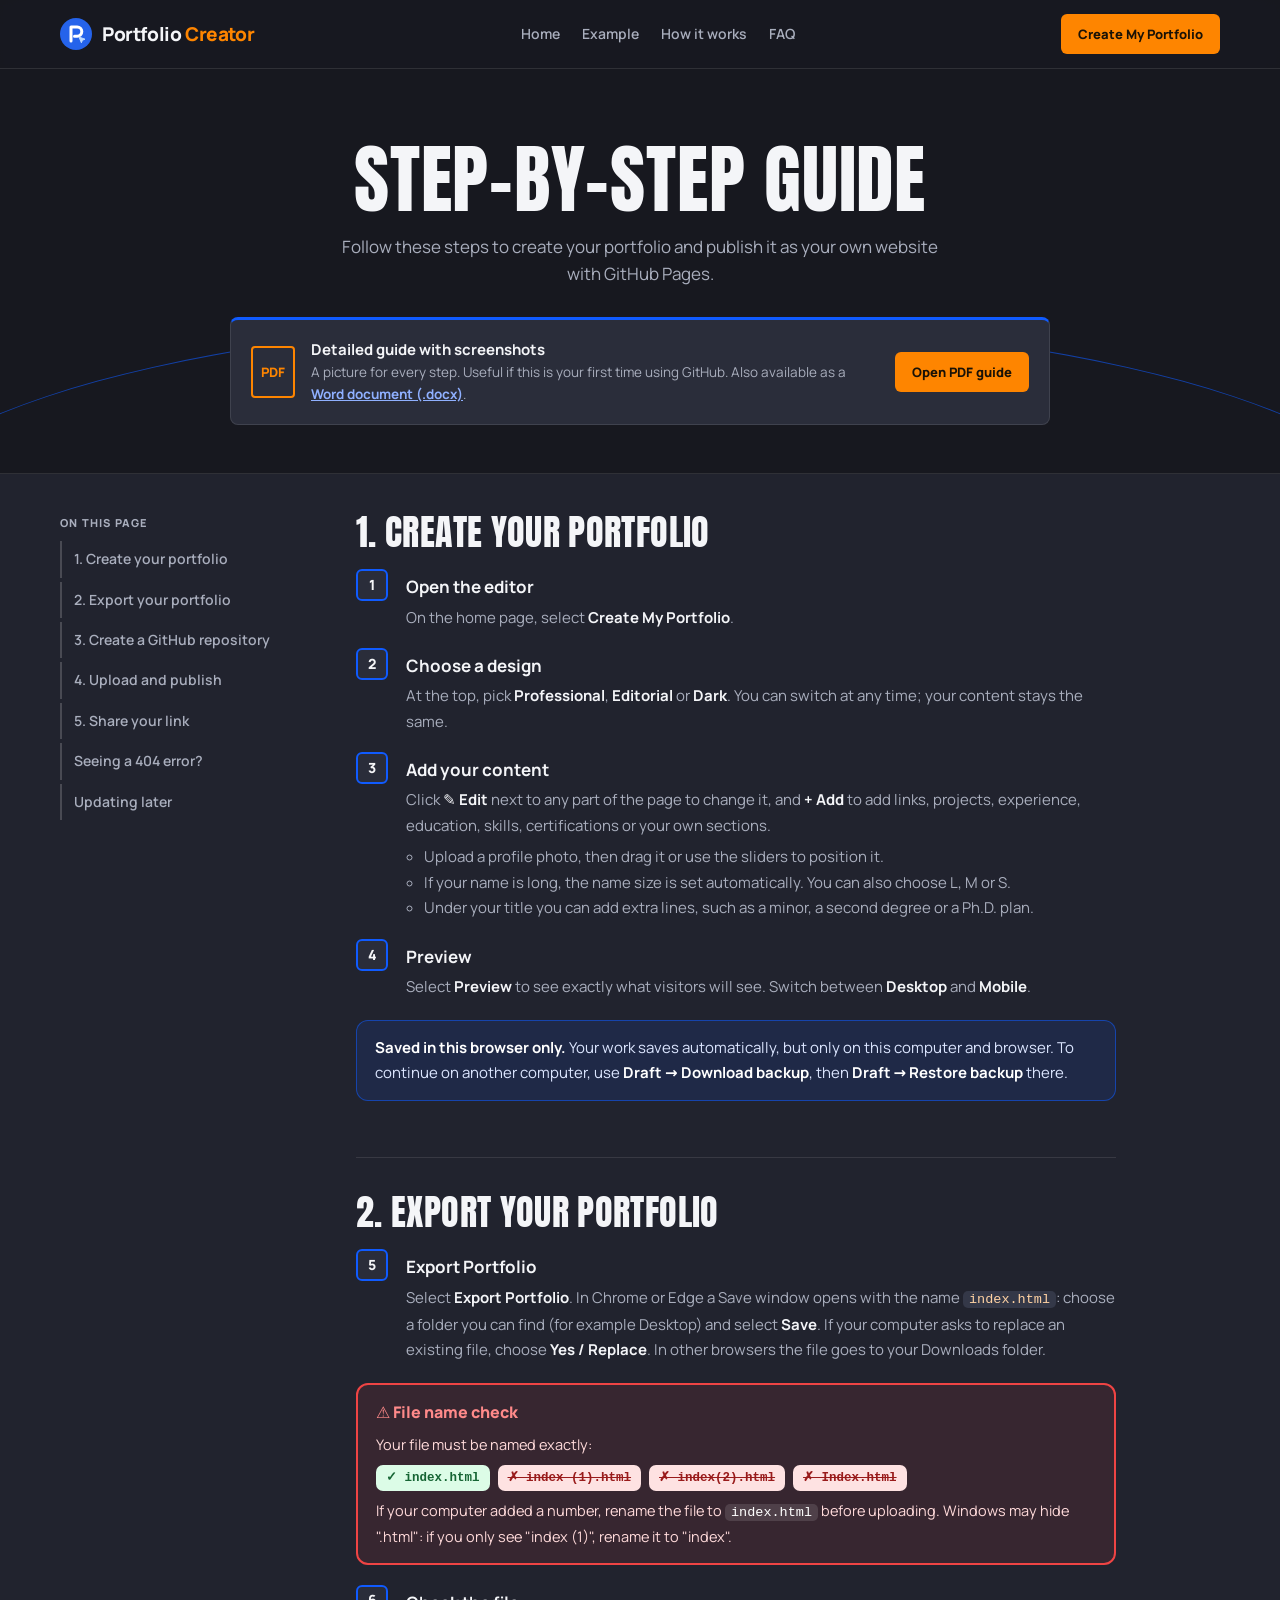
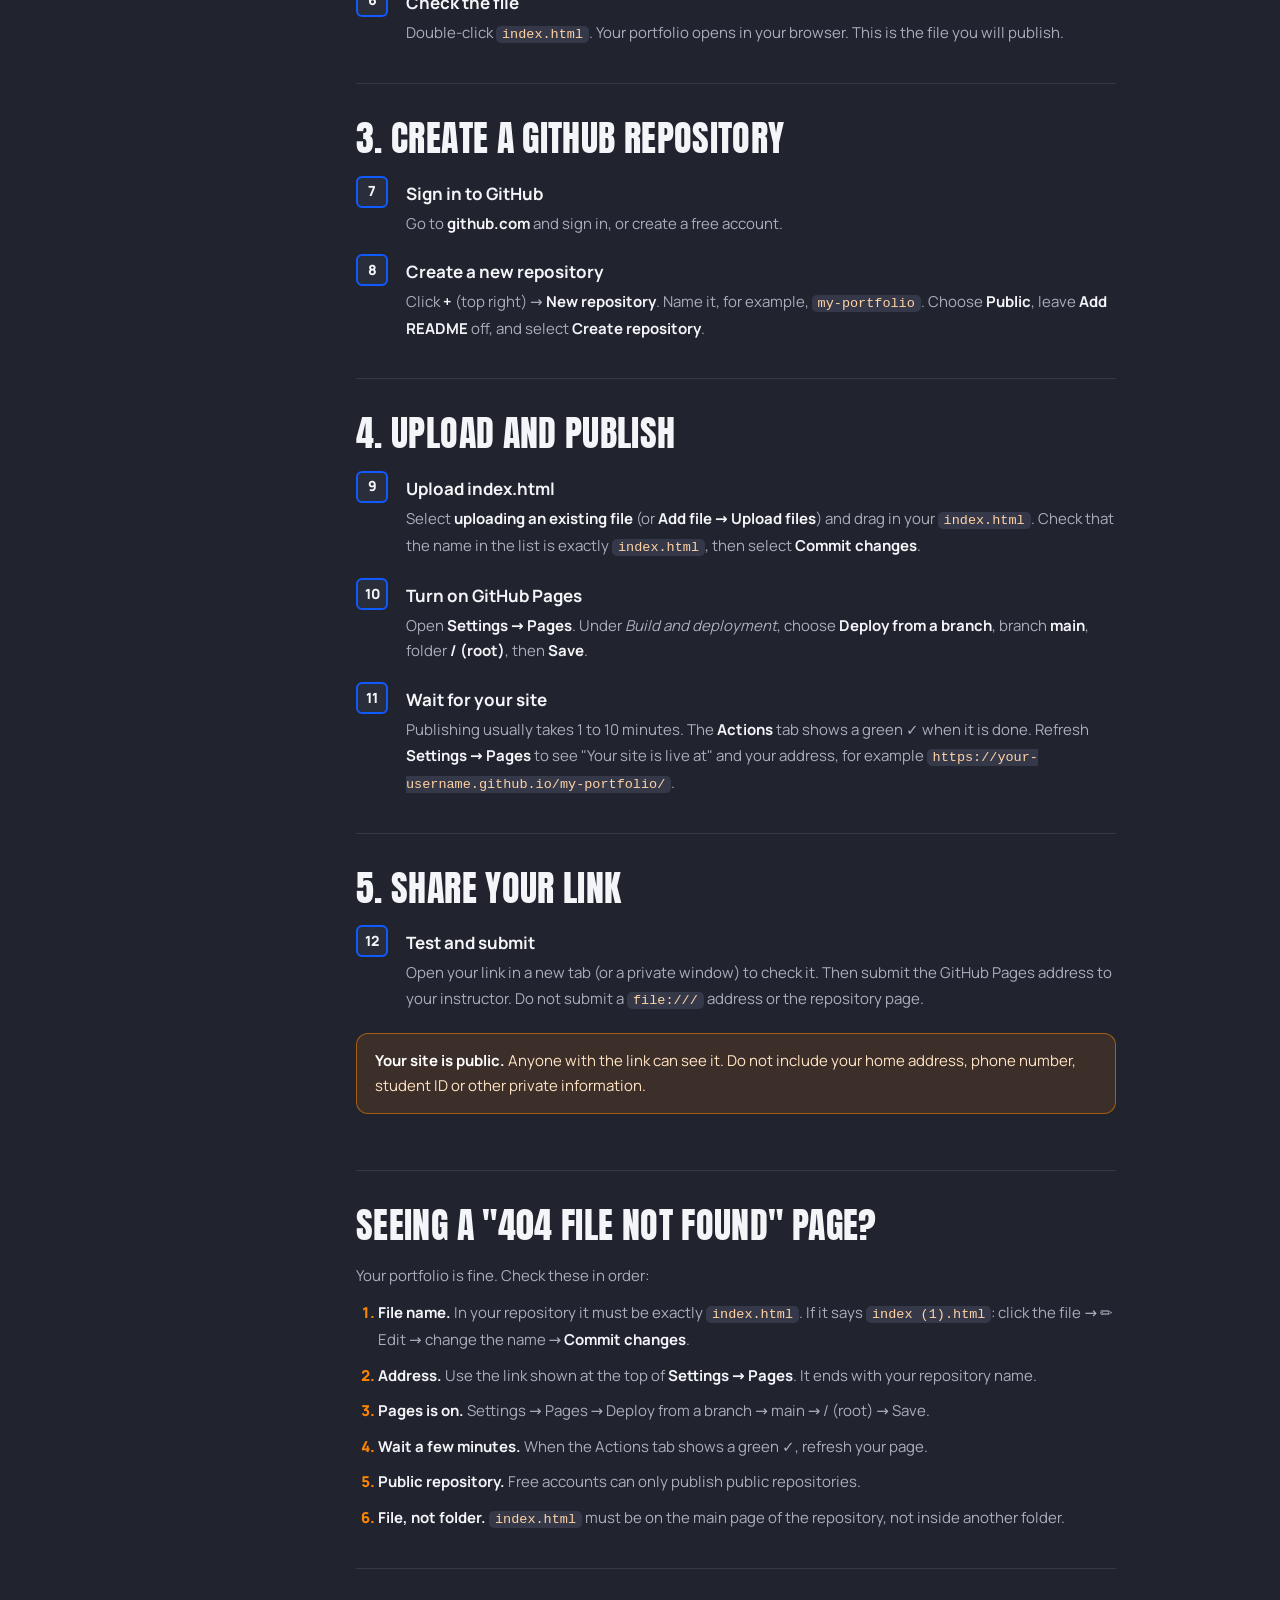
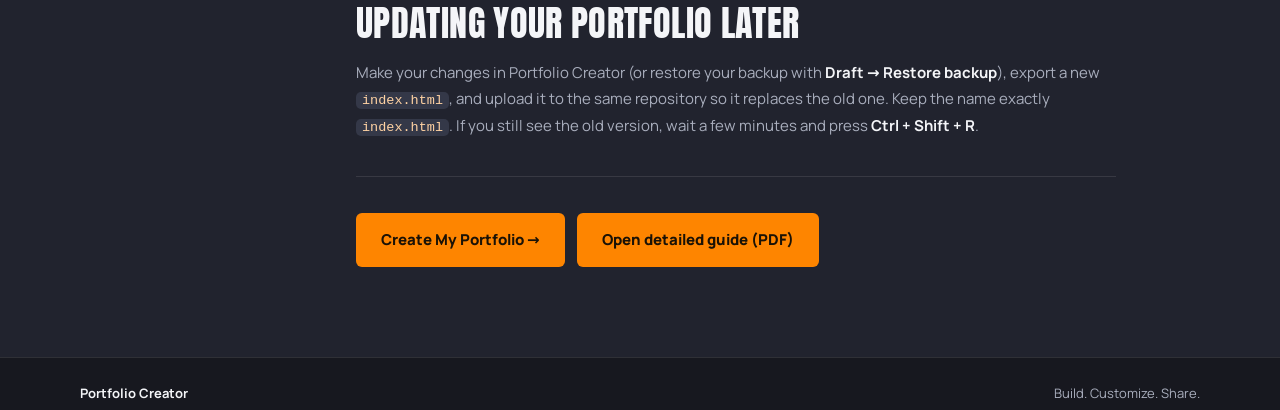
<file: guide.html>
<!DOCTYPE html>
<html lang="en">
<head>
    <meta charset="UTF-8">
    <meta name="viewport" content="width=device-width, initial-scale=1.0">
    <title>Step-by-Step Guide | Portfolio Creator</title>
    <meta name="description" content="Create a professional student portfolio website without coding, then publish it free with GitHub Pages.">
    <link rel="icon" href="data:image/svg+xml,%3Csvg xmlns='http://www.w3.org/2000/svg' viewBox='0 0 32 32'%3E%3Ccircle cx='16' cy='16' r='16' fill='%232563eb'/%3E%3Cpath d='M10.5 24V8.5h6.6a5 5 0 0 1 0 10H14' stroke='%23fff' stroke-width='3.6' fill='none' stroke-linecap='round' stroke-linejoin='round'/%3E%3Cpath d='M19 19.2l7 2.6-3 1.2-1.2 3z' fill='%23bfdbfe' stroke='%23bfdbfe' stroke-width='1.2' stroke-linejoin='round'/%3E%3C/svg%3E">
    <link rel="stylesheet" href="style.css?v=10">
    <link rel="stylesheet" href="theme.css?v=2">
</head>

<body class="guide-body">

    <a class="skip-link" href="#main">Skip to content</a>

    <header class="hx-nav">
        <div class="hx-wrap hx-nav-inner">
            <a href="index.html" class="hx-logo"><svg class="hx-logo-mark" width="32" height="32" viewBox="0 0 32 32" aria-hidden="true" focusable="false"><circle cx="16" cy="16" r="16" fill="#2563eb"/><path d="M11 23V9h6.2a4.6 4.6 0 0 1 0 9.2H14.5" stroke="#ffffff" stroke-width="3" fill="none" stroke-linecap="round" stroke-linejoin="round"/><path d="M19 19l6 2.2-2.6 1-1 2.6z" fill="#bfdbfe" stroke="#bfdbfe" stroke-width="1" stroke-linejoin="round"/></svg><span>Portfolio <span class="hx-logo-accent">Creator</span></span></a>

            <nav class="hx-links" aria-label="Main navigation">
                <a href="index.html">Home</a>
                <a href="example.html">Example</a>
                <a href="index.html#how-it-works">How it works</a>
                <a href="index.html#faq">FAQ</a>
            </nav>

            <a href="creator.html" class="hx-btn hx-btn-blue hx-btn-sm">Create My Portfolio</a>
        </div>
    </header>


    <main id="main">

        <section class="gd-hero">
            <div class="hx-wrap gd-narrow">
                <h1 class="hx-h2 gd-title">Step-by-Step Guide</h1>
                <p class="hx-sub">Follow these steps to create your portfolio and publish it as your own website with GitHub Pages.</p>

                <div class="gd-download">
                    <span class="gd-doc-icon" aria-hidden="true">PDF</span>
                    <div>
                        <strong>Detailed guide with screenshots</strong>
                        <p>A picture for every step. Useful if this is your first time using GitHub.
                            Also available as a <a href="Portfolio_Creator_Student_Instructions.docx" download>Word document (.docx)</a>.</p>
                    </div>
                    <a class="hx-btn hx-btn-blue hx-btn-sm" href="Portfolio_Creator_Student_Instructions.pdf" target="_blank" rel="noopener">Open PDF guide</a>
                </div>
            </div>
        </section>

        <div class="hx-wrap gd-layout">

            <nav class="gd-toc" aria-label="Guide sections">
                <p>On this page</p>
                <a href="#part-1">1. Create your portfolio</a>
                <a href="#part-2">2. Export your portfolio</a>
                <a href="#part-3">3. Create a GitHub repository</a>
                <a href="#part-4">4. Upload and publish</a>
                <a href="#part-5">5. Share your link</a>
                <a href="#help">Seeing a 404 error?</a>
                <a href="#update">Updating later</a>
            </nav>

            <div class="gd-content">

                <section class="gd-part" id="part-1">
                    <h2>1. Create your portfolio</h2>
                    <ol class="gd-steps">
                    <li class="gd-step"><span class="gd-num">1</span><div><h3>Open the editor</h3><p>On the home page, select <strong>Create My Portfolio</strong>.</p></div></li>
                    <li class="gd-step"><span class="gd-num">2</span><div><h3>Choose a design</h3><p>At the top, pick <strong>Professional</strong>, <strong>Editorial</strong> or <strong>Dark</strong>. You can switch at any time; your content stays the same.</p></div></li>
                    <li class="gd-step"><span class="gd-num">3</span><div><h3>Add your content</h3><p>Click <strong>✎ Edit</strong> next to any part of the page to change it, and <strong>+ Add</strong> to add links, projects, experience, education, skills, certifications or your own sections.</p><ul><li>Upload a profile photo, then drag it or use the sliders to position it.</li><li>If your name is long, the name size is set automatically. You can also choose L, M or S.</li><li>Under your title you can add extra lines, such as a minor, a second degree or a Ph.D. plan.</li></ul></div></li>
                    <li class="gd-step"><span class="gd-num">4</span><div><h3>Preview</h3><p>Select <strong>Preview</strong> to see exactly what visitors will see. Switch between <strong>Desktop</strong> and <strong>Mobile</strong>.</p></div></li>
                    </ol>
                    <p class="gd-note info"><strong>Saved in this browser only.</strong> Your work saves automatically, but only on this computer and browser. To continue on another computer, use <strong>Draft &rarr; Download backup</strong>, then <strong>Draft &rarr; Restore backup</strong> there.</p>
                </section>

                <section class="gd-part" id="part-2">
                    <h2>2. Export your portfolio</h2>
                    <ol class="gd-steps" start="5">
                    <li class="gd-step"><span class="gd-num">5</span><div><h3>Export Portfolio</h3><p>Select <strong>Export Portfolio</strong>. In Chrome or Edge a Save window opens with the name <code>index.html</code>: choose a folder you can find (for example Desktop) and select <strong>Save</strong>. If your computer asks to replace an existing file, choose <strong>Yes / Replace</strong>. In other browsers the file goes to your Downloads folder.</p></div></li>
                    </ol>
                    <div class="gd-note danger">
                        <p class="gd-note-title">⚠ File name check</p>
                        <p>Your file must be named exactly:</p>
                        <p class="name-row"><span class="name-ok">✓ index.html</span><span class="name-bad">✗ index (1).html</span><span class="name-bad">✗ index(2).html</span><span class="name-bad">✗ Index.html</span></p>
                        <p>If your computer added a number, rename the file to <code>index.html</code> before uploading. Windows may hide ".html": if you only see "index (1)", rename it to "index".</p>
                    </div>
                    <ol class="gd-steps" start="6">
                    <li class="gd-step"><span class="gd-num">6</span><div><h3>Check the file</h3><p>Double-click <code>index.html</code>. Your portfolio opens in your browser. This is the file you will publish.</p></div></li>
                    </ol>
                </section>

                <section class="gd-part" id="part-3">
                    <h2>3. Create a GitHub repository</h2>
                    <ol class="gd-steps" start="7">
                    <li class="gd-step"><span class="gd-num">7</span><div><h3>Sign in to GitHub</h3><p>Go to <strong>github.com</strong> and sign in, or create a free account.</p></div></li>
                    <li class="gd-step"><span class="gd-num">8</span><div><h3>Create a new repository</h3><p>Click <strong>+</strong> (top right) &rarr; <strong>New repository</strong>. Name it, for example, <code>my-portfolio</code>. Choose <strong>Public</strong>, leave <strong>Add README</strong> off, and select <strong>Create repository</strong>.</p></div></li>
                    </ol>
                </section>

                <section class="gd-part" id="part-4">
                    <h2>4. Upload and publish</h2>
                    <ol class="gd-steps" start="9">
                    <li class="gd-step"><span class="gd-num">9</span><div><h3>Upload index.html</h3><p>Select <strong>uploading an existing file</strong> (or <strong>Add file &rarr; Upload files</strong>) and drag in your <code>index.html</code>. Check that the name in the list is exactly <code>index.html</code>, then select <strong>Commit changes</strong>.</p></div></li>
                    <li class="gd-step"><span class="gd-num">10</span><div><h3>Turn on GitHub Pages</h3><p>Open <strong>Settings &rarr; Pages</strong>. Under <em>Build and deployment</em>, choose <strong>Deploy from a branch</strong>, branch <strong>main</strong>, folder <strong>/ (root)</strong>, then <strong>Save</strong>.</p></div></li>
                    <li class="gd-step"><span class="gd-num">11</span><div><h3>Wait for your site</h3><p>Publishing usually takes 1 to 10 minutes. The <strong>Actions</strong> tab shows a green ✓ when it is done. Refresh <strong>Settings &rarr; Pages</strong> to see "Your site is live at" and your address, for example <code>https://your-username.github.io/my-portfolio/</code>.</p></div></li>
                    </ol>
                </section>

                <section class="gd-part" id="part-5">
                    <h2>5. Share your link</h2>
                    <ol class="gd-steps" start="12">
                    <li class="gd-step"><span class="gd-num">12</span><div><h3>Test and submit</h3><p>Open your link in a new tab (or a private window) to check it. Then submit the GitHub Pages address to your instructor. Do not submit a <code>file:///</code> address or the repository page.</p></div></li>
                    </ol>
                    <p class="gd-note warn"><strong>Your site is public.</strong> Anyone with the link can see it. Do not include your home address, phone number, student ID or other private information.</p>
                </section>

                <section class="gd-part" id="help">
                    <h2>Seeing a "404 File not found" page?</h2>
                    <p class="gd-lead">Your portfolio is fine. Check these in order:</p>
                    <ol class="gd-checklist">
                        <li><strong>File name.</strong> In your repository it must be exactly <code>index.html</code>. If it says <code>index (1).html</code>: click the file &rarr; ✏️ Edit &rarr; change the name &rarr; <strong>Commit changes</strong>.</li>
                        <li><strong>Address.</strong> Use the link shown at the top of <strong>Settings &rarr; Pages</strong>. It ends with your repository name.</li>
                        <li><strong>Pages is on.</strong> Settings &rarr; Pages &rarr; Deploy from a branch &rarr; main &rarr; / (root) &rarr; Save.</li>
                        <li><strong>Wait a few minutes.</strong> When the Actions tab shows a green ✓, refresh your page.</li>
                        <li><strong>Public repository.</strong> Free accounts can only publish public repositories.</li>
                        <li><strong>File, not folder.</strong> <code>index.html</code> must be on the main page of the repository, not inside another folder.</li>
                    </ol>
                </section>

                <section class="gd-part" id="update">
                    <h2>Updating your portfolio later</h2>
                    <p>Make your changes in Portfolio Creator (or restore your backup with <strong>Draft &rarr; Restore backup</strong>), export a new <code>index.html</code>, and upload it to the same repository so it replaces the old one. Keep the name exactly <code>index.html</code>. If you still see the old version, wait a few minutes and press <strong>Ctrl + Shift + R</strong>.</p>
                </section>

                <div class="gd-end">
                    <a class="hx-btn hx-btn-blue" href="creator.html">Create My Portfolio →</a>
                    <a class="hx-btn hx-btn-blue" href="Portfolio_Creator_Student_Instructions.pdf" target="_blank" rel="noopener">Open detailed guide (PDF)</a>
                </div>

            </div>
        </div>

    </main>


    <footer>
        <div class="container footer-content">
            <strong>Portfolio Creator</strong>
            <span>Build. Customize. Share.</span>
        </div>
    </footer>

</body>
</html>
</file>
<file: style.css>
* {
    box-sizing: border-box;
    margin: 0;
    padding: 0;
}

html {
    scroll-behavior: smooth;
}

body {
    font-family: Arial, Helvetica, sans-serif;
    background: #ffffff;
    color: #0f172a;
    line-height: 1.6;
}

.container {
    width: min(1120px, 90%);
    margin: 0 auto;
}

.button {
    display: inline-block;
    padding: 13px 21px;
    border-radius: 9px;
    text-decoration: none;
    font-weight: 700;
    font-size: 15px;
    transition: 0.2s;
}

.primary {
    background: #2563eb;
    color: white;
    box-shadow: 0 8px 20px rgba(37, 99, 235, 0.20);
}

.primary:hover {
    background: #1d4ed8;
    transform: translateY(-2px);
}

.project-image {
    height: 55px;
    border-radius: 6px;
    margin-bottom: 9px;
    background: linear-gradient(135deg, #2563eb, #93c5fd);
}

.section-label {
    color: #2563eb;
    font-size: 12px;
    font-weight: 800;
    letter-spacing: 1.5px;
    margin-bottom: 8px;
}

/* FOOTER */

footer {
    border-top: 1px solid #e2e8f0;
    padding: 25px 0;
    background: #f8fafc;
}

.footer-content {
    display: flex;
    justify-content: space-between;
    color: #64748b;
    font-size: 13px;
}

.footer-content strong {
    color: #0f172a;
}

@media (max-width: 520px) {

    .button {
        text-align: center;
    }

    .footer-content {
        flex-direction: column;
        gap: 5px;
    }
}

/* CREATE CTA */

.create-cta {
    margin-top: 55px;
    padding: 32px 36px;
    border-radius: 15px;
    background: #eff6ff;
    border: 1px solid #bfdbfe;
    display: flex;
    justify-content: space-between;
    align-items: center;
    gap: 30px;
}

.create-cta h3 {
    font-size: 21px;
    margin-bottom: 3px;
}

/* EXAMPLE PORTFOLIO MOBILE */

@media (max-width: 800px) {

    .create-cta {
        flex-direction: column;
        align-items: flex-start;
    }
}

/* Hidden when this stylesheet loads (see creator.html) */
.load-warning {
    display: none !important;
}

/* ========================================
   SHARED ACCESSIBILITY HELPERS
======================================== */

:focus-visible {
    outline: 3px solid #2563eb;
    outline-offset: 2px;
}

.skip-link {
    position: absolute;
    left: 12px;
    top: -60px;
    z-index: 2000;
    padding: 10px 14px;
    border-radius: 8px;
    background: #0f172a;
    color: #ffffff;
    font-size: 14px;
    font-weight: 700;
    text-decoration: none;
}

.skip-link:focus {
    top: 12px;
}

.visually-hidden {
    position: absolute !important;
    width: 1px;
    height: 1px;
    overflow: hidden;
    clip: rect(0 0 0 0);
    white-space: nowrap;
}

/* ========================================
   PORTFOLIO CREATOR (EDITOR)
======================================== */

.creator-body {
    background: #eef2f7;
}

/* TOP TOOLBAR */

.creator-toolbar {
    position: sticky;
    top: 0;
    z-index: 100;
    background: rgba(255, 255, 255, 0.96);
    border-bottom: 1px solid #e2e8f0;
    box-shadow: 0 3px 12px rgba(15, 23, 42, 0.04);
}

.creator-toolbar-content {
    min-height: 68px;
    display: grid;
    grid-template-columns: 1fr auto 1fr;
    align-items: center;
    gap: 16px;
}

.creator-back {
    color: #64748b;
    text-decoration: none;
    font-size: 14px;
    font-weight: 600;
}

.creator-back:hover {
    color: #2563eb;
}

.creator-back {
    display: inline-flex;
    align-items: center;
    gap: 10px;
    justify-self: start;
}

.creator-back-mark {
    flex: none;
    display: block;
}

.editing-status {
    display: flex;
    align-items: center;
    gap: 8px;
    font-size: 13px;
    font-weight: 700;
    color: #334155;
}

.status-dot {
    width: 8px;
    height: 8px;
    flex: none;
    background: #22c55e;
    border-radius: 50%;
}

.editing-status[data-state="pending"] .status-dot { background: #f59e0b; }
.editing-status[data-state="error"] { color: #b91c1c; }
.editing-status[data-state="error"] .status-dot { background: #dc2626; }

.creator-actions {
    justify-self: end;
    display: flex;
    gap: 8px;
}

.toolbar-button {
    border: 1px solid transparent;
    border-radius: 8px;
    padding: 10px 15px;
    font: inherit;
    font-size: 13px;
    font-weight: 700;
    cursor: pointer;
    transition: 0.2s;
    white-space: nowrap;
}

.save-button,
.preview-button {
    background: #ffffff;
    border-color: #cbd5e1;
    color: #334155;
}

.save-button:hover,
.preview-button:hover {
    border-color: #2563eb;
    color: #2563eb;
}

.export-button {
    background: #2563eb;
    color: #ffffff;
}

.export-button:hover {
    background: #1d4ed8;
}

/* SETTINGS ROW (design, progress, storage note, draft menu) */

.settings-bar {
    position: sticky;
    top: 68px;
    z-index: 90;
    background: rgba(255, 255, 255, 0.97);
    border-bottom: 1px solid #e2e8f0;
}

.settings-bar-content {
    display: grid;
    grid-template-columns: 1fr auto 1fr;
    align-items: center;
    gap: 20px;
    min-height: 54px;
}

.settings-group {
    display: flex;
    align-items: center;
    gap: 12px;
}

.settings-label {
    color: #94a3b8;
    font-size: 11px;
    font-weight: 800;
    letter-spacing: 1.2px;
    text-transform: uppercase;
}

.theme-picker {
    display: inline-flex;
    gap: 2px;
    padding: 3px;
    border-radius: 10px;
    background: #f1f5f9;
}

.theme-option {
    display: inline-flex;
    align-items: center;
    gap: 7px;
    padding: 6px 12px;
    border: 0;
    border-radius: 8px;
    background: transparent;
    color: #475569;
    font: inherit;
    font-size: 12.5px;
    font-weight: 700;
    cursor: pointer;
    transition: background-color 0.15s, color 0.15s, box-shadow 0.15s;
}

.theme-option:hover {
    color: #0f172a;
}

.theme-option[aria-checked="true"] {
    background: #ffffff;
    color: #1d4ed8;
    box-shadow: 0 1px 3px rgba(15, 23, 42, 0.14);
}

.theme-swatch {
    width: 16px;
    height: 16px;
    flex: none;
    border-radius: 50%;
    border: 1px solid rgba(15, 23, 42, 0.18);
}

.swatch-professional { background: linear-gradient(135deg, #ffffff 50%, #2563eb 50%); }
.swatch-editorial { background: linear-gradient(135deg, #f7f3ec 50%, #9a3412 50%); }
.swatch-dark { background: linear-gradient(135deg, #0a0b10 50%, #8b5cf6 50%); }

/* Popovers built on <details> */

.settings-pop {
    position: relative;
}

.settings-pop > summary {
    list-style: none;
    cursor: pointer;
}

.settings-pop > summary::-webkit-details-marker {
    display: none;
}

.pop-caret {
    font-size: 10px;
    color: #94a3b8;
    transition: transform 0.15s;
}

.settings-pop[open] .pop-caret {
    transform: rotate(180deg);
}

.pop-panel {
    position: absolute;
    top: calc(100% + 8px);
    z-index: 120;
    width: 280px;
    padding: 14px;
    border: 1px solid #e2e8f0;
    border-radius: 12px;
    background: #ffffff;
    box-shadow: 0 18px 40px rgba(15, 23, 42, 0.16);
    animation: modalOpen 0.15s ease;
}

.pop-center {
    left: 50%;
    transform: translateX(-50%);
    animation: none;
}

.pop-right {
    right: 0;
}

.pop-title {
    margin-bottom: 8px;
    color: #0f172a;
    font-size: 13px;
    font-weight: 800;
}

.pop-text {
    color: #475569;
    font-size: 12.5px;
    line-height: 1.55;
}

.pop-text + .pop-text {
    margin-top: 8px;
}

.pop-hint {
    margin-top: 12px;
    padding-top: 10px;
    border-top: 1px solid #f1f5f9;
    color: #94a3b8;
    font-size: 11.5px;
}

/* Progress */

.progress-summary {
    display: flex;
    align-items: center;
    gap: 10px;
    padding: 7px 10px;
    border-radius: 9px;
    color: #0f172a;
    font-size: 12.5px;
    font-weight: 700;
    white-space: nowrap;
}

.progress-summary:hover {
    background: #f8fafc;
}

.progress-track {
    width: 120px;
    height: 6px;
    border-radius: 99px;
    background: #e2e8f0;
    overflow: hidden;
}

.progress-fill {
    display: block;
    height: 100%;
    width: 0;
    border-radius: 99px;
    background: linear-gradient(90deg, #2563eb, #22c55e);
    transition: width 0.35s ease;
}

.progress-list {
    list-style: none;
    display: grid;
    gap: 7px;
    font-size: 13px;
    color: #64748b;
}

.progress-list li::before {
    content: "○";
    display: inline-block;
    width: 18px;
    color: #94a3b8;
}

.progress-list li.done {
    color: #0f172a;
}

.progress-list li.done::before {
    content: "✓";
    color: #16a34a;
    font-weight: 800;
}

/* Right side: storage note + Draft menu */

.settings-right {
    justify-self: end;
    display: flex;
    align-items: center;
    gap: 10px;
}

.storage-note {
    padding: 7px 10px;
    border-radius: 9px;
    color: #92400e;
    font-size: 12px;
    font-weight: 700;
    white-space: nowrap;
}

.storage-note .note-short {
    display: none;
}

.storage-note:hover {
    background: #fffbeb;
}

.draft-button {
    display: inline-flex;
    align-items: center;
    gap: 6px;
    background: #ffffff;
    border-color: #cbd5e1;
    color: #334155;
    padding: 8px 13px;
}

.draft-button:hover {
    border-color: #2563eb;
    color: #2563eb;
}

.draft-menu {
    width: 230px;
    padding: 6px;
}

.menu-item {
    display: flex;
    align-items: center;
    gap: 10px;
    width: 100%;
    padding: 9px 12px;
    border: 0;
    border-radius: 8px;
    background: transparent;
    color: #334155;
    font: inherit;
    font-size: 13px;
    font-weight: 600;
    text-align: left;
    cursor: pointer;
}

.menu-item > span[aria-hidden] {
    width: 20px;
    flex: none;
    text-align: center;
}

.menu-item:hover,
.menu-item:focus-visible {
    background: #f1f5f9;
}

.menu-item.danger {
    color: #be123c;
}

.menu-item.danger:hover {
    background: #fff1f2;
}

.draft-menu hr {
    margin: 4px 0;
    border: 0;
    border-top: 1px solid #f1f5f9;
}

/* Toolbar Save is a quieter text button in this layout */
.creator-actions .save-button {
    border-color: transparent;
    background: transparent;
}

.creator-actions .save-button:hover {
    background: #f1f5f9;
    border-color: transparent;
}

/* Editor canvas: portfolio renders inside a framed "page" */

.editor-frame {
    width: min(1240px, calc(100% - 32px));
    margin: 26px auto 70px;
    border: 1px solid #dbe2ea;
    border-radius: 18px;
    overflow: hidden;
    /* clip keeps the rounded corners without breaking the sticky portfolio menu */
    overflow: clip;
    background: #ffffff;
    box-shadow: 0 25px 60px rgba(15, 23, 42, 0.10);
}

/* Editing tip bar */

.editor-hint {
    display: flex;
    align-items: center;
    gap: 12px;
    padding: 11px 18px;
    background: #eff6ff;
    border-bottom: 1px solid #dbeafe;
    color: #1e3a8a;
    font-size: 13px;
    line-height: 1.5;
}

.editor-hint[hidden] {
    display: none;
}

.editor-hint p {
    flex: 1;
}

.hint-icon {
    flex: none;
    width: 26px;
    height: 26px;
    border-radius: 7px;
    background: #2563eb;
    color: #ffffff;
    display: grid;
    place-items: center;
    font-size: 13px;
}

.hint-chip {
    display: inline-block;
    padding: 1px 7px;
    border: 1px solid #bfdbfe;
    border-radius: 6px;
    background: #ffffff;
    color: #1d4ed8;
    font-size: 11.5px;
    font-weight: 800;
    white-space: nowrap;
}

.hint-chip.dashed {
    border-style: dashed;
    border-color: #94a3b8;
    color: #334155;
}

.hint-close {
    flex: none;
    padding: 2px 7px;
    border: 0;
    border-radius: 6px;
    background: transparent;
    color: #64748b;
    font-size: 20px;
    line-height: 1;
    cursor: pointer;
}

.hint-close:hover {
    background: #dbeafe;
    color: #0f172a;
}

/* ----- Inline editing controls (only exist in edit mode) ----- */

.ed-btn {
    display: inline-flex;
    align-items: center;
    gap: 4px;
    vertical-align: middle;
    padding: 5px 9px;
    border: 1px solid #bfdbfe;
    border-radius: 7px;
    background: #eff6ff;
    color: #1d4ed8;
    font-family: Arial, Helvetica, sans-serif;
    font-size: 11px;
    font-weight: 800;
    letter-spacing: 0;
    line-height: 1.2;
    text-transform: none;
    cursor: pointer;
    white-space: nowrap;
    transition: 0.15s;
    -webkit-text-fill-color: currentColor;
}

.ed-btn:hover {
    background: #dbeafe;
    border-color: #93c5fd;
}

.ed-btn.ed-danger {
    border-color: #fecdd3;
    background: #fff1f2;
    color: #be123c;
}

.ed-btn.ed-danger:hover {
    background: #ffe4e6;
}

.ed-btn.ed-icon {
    padding: 5px 8px;
}

.ed-btn:disabled {
    opacity: 0.4;
    cursor: not-allowed;
}

.ed-inline {
    margin-left: 10px;
    position: relative;
    top: -0.15em;
}

.ed-add {
    display: inline-flex;
    align-items: center;
    gap: 6px;
    padding: 10px 14px;
    border: 1.5px dashed #94a3b8;
    border-radius: 10px;
    background: rgba(255, 255, 255, 0.85);
    color: #334155;
    font-family: Arial, Helvetica, sans-serif;
    font-size: 13px;
    font-weight: 700;
    cursor: pointer;
    transition: 0.15s;
}

.ed-add:hover {
    border-color: #2563eb;
    color: #1d4ed8;
    background: #ffffff;
}

.ed-placeholder {
    opacity: 0.6;
    font-style: italic;
}

.ed-tag {
    display: inline-block;
    padding: 3px 8px;
    border-radius: 6px;
    background: #fef3c7;
    color: #92400e;
    font-family: Arial, Helvetica, sans-serif;
    font-size: 11px;
    font-weight: 800;
    font-style: normal;
}

.ed-link-wrap {
    display: inline-flex;
    align-items: center;
    gap: 4px;
}

.ed-card-tools {
    display: flex;
    flex-wrap: wrap;
    align-items: center;
    gap: 6px;
    padding: 10px 12px;
    border-bottom: 1px dashed #cbd5e1;
    background: #f8fafc;
}

.ed-card-tools .ed-spacer {
    flex: 1;
}

.ed-handle {
    cursor: grab;
    font-size: 14px;
    letter-spacing: -2px;
}

.ed-placeholder-card .pf-project-body {
    opacity: 0.7;
}

.ed-dragging {
    opacity: 0.45;
}

.ed-drop-target {
    outline: 3px dashed #2563eb;
    outline-offset: 4px;
}

.ed-media-tools {
    position: absolute;
    left: 10px;
    right: 10px;
    bottom: 10px;
    z-index: 2;
    display: flex;
    flex-wrap: wrap;
    gap: 6px;
    justify-content: space-between;
}

.ed-segment {
    display: inline-flex;
    border: 1px solid #bfdbfe;
    border-radius: 7px;
    overflow: hidden;
    background: #ffffff;
}

.ed-segment button {
    border: 0;
    padding: 5px 9px;
    background: #ffffff;
    color: #475569;
    font-family: Arial, Helvetica, sans-serif;
    font-size: 11px;
    font-weight: 800;
    cursor: pointer;
}

.ed-segment button[aria-pressed="true"] {
    background: #2563eb;
    color: #ffffff;
}

.ed-photo-tools {
    width: 100%;
    max-width: 280px;
    margin-top: 18px;
    padding: 14px;
    border: 1px dashed #94a3b8;
    border-radius: 12px;
    background: rgba(255, 255, 255, 0.92);
    color: #334155;
    font-family: Arial, Helvetica, sans-serif;
    font-size: 12px;
}

.ed-photo-tools .ed-row {
    display: flex;
    flex-wrap: wrap;
    gap: 6px;
    justify-content: center;
}

.ed-photo-tools label {
    display: grid;
    grid-template-columns: 74px 1fr;
    align-items: center;
    gap: 8px;
    margin-top: 9px;
    font-weight: 700;
}

.ed-photo-tools input[type="range"] {
    width: 100%;
    accent-color: #2563eb;
}

.ed-photo-tools p {
    margin-top: 9px;
    color: #64748b;
    font-size: 11px;
    text-align: center;
}

.ed-draggable-photo {
    cursor: grab;
    touch-action: none;
}

.ed-draggable-photo:active {
    cursor: grabbing;
}

.ed-section-tools {
    display: flex;
    flex-wrap: wrap;
    gap: 8px;
    margin-top: 22px;
}

.ed-add-sections {
    padding: 34px 0;
    border-top: 1px dashed #cbd5e1;
    background: repeating-linear-gradient(135deg, rgba(148, 163, 184, 0.06) 0 10px, transparent 10px 20px);
}

.ed-add-sections h2 {
    font-family: Arial, Helvetica, sans-serif;
    font-size: 16px;
    margin-bottom: 4px;
}

.ed-add-sections p {
    font-family: Arial, Helvetica, sans-serif;
    font-size: 13px;
    opacity: 0.75;
    margin-bottom: 14px;
}

.ed-name-size {
    display: flex;
    flex-wrap: wrap;
    align-items: center;
    gap: 8px;
    margin: -2px 0 18px;
    font-family: Arial, Helvetica, sans-serif;
    font-size: 12px;
}

.ed-size-label {
    font-weight: 800;
    color: #64748b;
    text-transform: uppercase;
    letter-spacing: 1px;
    font-size: 10.5px;
}

.ed-name-size .ed-segment button {
    min-width: 30px;
}

.ed-add-line {
    margin-top: 6px;
    padding: 7px 12px;
    font-size: 12px;
}

.ed-size-hint {
    color: #64748b;
    font-size: 11px;
    font-weight: 700;
}

.ed-add-big {
    display: flex;
    width: 100%;
    max-width: 560px;
    margin-top: 14px;
    padding: 16px 18px;
    gap: 14px;
    text-align: left;
}

.ed-add-big .ed-plus {
    flex: none;
    width: 36px;
    height: 36px;
    border-radius: 10px;
    background: #2563eb;
    color: #ffffff;
    display: grid;
    place-items: center;
    font-size: 22px;
    font-weight: 700;
}

.ed-add-big strong {
    display: block;
    font-size: 14px;
    color: #0f172a;
}

.ed-add-big small {
    display: block;
    margin-top: 2px;
    color: #64748b;
    font-size: 12px;
    font-weight: 600;
}

.ed-ideas {
    display: flex;
    flex-wrap: wrap;
    align-items: center;
    gap: 6px;
    margin-top: 12px;
    font-family: Arial, Helvetica, sans-serif;
    font-size: 12px;
}

.ed-ideas > span {
    margin-right: 4px;
    font-weight: 700;
    opacity: 0.75;
}

.ed-idea {
    padding: 5px 10px;
    border: 1px solid #cbd5e1;
    border-radius: 99px;
    background: #ffffff;
    color: #334155;
    font: inherit;
    font-size: 12px;
    font-weight: 700;
    cursor: pointer;
}

.ed-idea:hover {
    border-color: #2563eb;
    color: #1d4ed8;
}

.ed-entry-tools {
    display: flex;
    gap: 6px;
    margin-top: 10px;
}

/* ========================================
   DIALOGS (native <dialog>)
======================================== */

.modal {
    width: min(560px, calc(100% - 32px));
    max-height: calc(100vh - 40px);
    margin: auto;
    padding: 0;
    border: 1px solid #e2e8f0;
    border-radius: 18px;
    background: #ffffff;
    color: #0f172a;
    box-shadow: 0 25px 60px rgba(15, 23, 42, 0.22);
    overflow: hidden;
}

.modal[open] {
    display: flex;
    flex-direction: column;
    animation: modalOpen 0.2s ease;
}

.modal::backdrop {
    background: rgba(15, 23, 42, 0.55);
    backdrop-filter: blur(4px);
}

.modal > form {
    display: flex;
    flex-direction: column;
    flex: 1;
    min-height: 0;
}

.modal-body {
    flex: 1;
    min-height: 0;
}

.pf-project > .ed-card-tools {
    grid-column: 1 / -1;
}

.modal-wide {
    width: min(680px, calc(100% - 32px));
}

@keyframes modalOpen {
    from { opacity: 0; transform: translateY(10px) scale(0.98); }
    to { opacity: 1; transform: none; }
}

.modal-header {
    display: flex;
    justify-content: space-between;
    align-items: flex-start;
    gap: 16px;
    padding: 24px 28px 18px;
    border-bottom: 1px solid #f1f5f9;
}

.modal-label {
    margin-bottom: 4px;
    color: #2563eb;
    font-size: 10px;
    font-weight: 800;
    letter-spacing: 1.5px;
}

.modal-header h2 {
    font-size: 22px;
    letter-spacing: -0.5px;
    line-height: 1.25;
}

.modal-close {
    flex: none;
    width: 34px;
    height: 34px;
    border: 0;
    border-radius: 8px;
    background: #f8fafc;
    color: #64748b;
    font-size: 22px;
    line-height: 1;
    cursor: pointer;
}

.modal-close:hover {
    background: #f1f5f9;
    color: #0f172a;
}

.modal-body {
    padding: 22px 28px;
    overflow-y: auto;
}

.modal-actions {
    display: flex;
    justify-content: flex-end;
    gap: 10px;
    padding: 16px 28px 22px;
    background: #f8fafc;
    border-top: 1px solid #f1f5f9;
}

.btn-cancel,
.btn-save {
    padding: 11px 17px;
    border-radius: 8px;
    font: inherit;
    font-size: 13px;
    font-weight: 800;
    cursor: pointer;
    transition: 0.2s;
}

.btn-cancel {
    background: #ffffff;
    border: 1px solid #cbd5e1;
    color: #475569;
}

.btn-cancel:hover {
    background: #f1f5f9;
}

.btn-save {
    background: #2563eb;
    border: 1px solid #2563eb;
    color: #ffffff;
    box-shadow: 0 5px 12px rgba(37, 99, 235, 0.18);
}

.btn-save:hover {
    background: #1d4ed8;
}

/* Form fields */

.field + .field {
    margin-top: 16px;
}

.field label,
.field .field-title {
    display: block;
    margin-bottom: 6px;
    color: #334155;
    font-size: 13px;
    font-weight: 700;
}

.field .optional {
    color: #94a3b8;
    font-weight: 600;
}

.field input[type="text"],
.field input[type="url"],
.field input[type="email"],
.field textarea {
    width: 100%;
    padding: 12px 14px;
    border: 1px solid #cbd5e1;
    border-radius: 10px;
    background: #ffffff;
    color: #0f172a;
    font: inherit;
    font-size: 14px;
    transition: 0.2s;
}

.field textarea {
    min-height: 110px;
    resize: vertical;
    line-height: 1.6;
}

.field input:focus,
.field textarea:focus {
    outline: none;
    border-color: #2563eb;
    box-shadow: 0 0 0 3px rgba(37, 99, 235, 0.15);
}

.field [aria-invalid="true"] {
    border-color: #dc2626;
    box-shadow: 0 0 0 3px rgba(220, 38, 38, 0.12);
}

.field-hint {
    margin-top: 6px;
    color: #64748b;
    font-size: 12px;
    line-height: 1.5;
}

.field-error {
    margin-top: 6px;
    color: #b91c1c;
    font-size: 12px;
    font-weight: 700;
}

.field-error:empty {
    display: none;
}

.field-divider {
    margin: 22px 0 14px;
    padding-top: 16px;
    border-top: 1px solid #f1f5f9;
    color: #64748b;
    font-size: 11px;
    font-weight: 800;
    letter-spacing: 1.2px;
}

.image-field {
    display: grid;
    grid-template-columns: 150px 1fr;
    gap: 14px;
    align-items: center;
}

.image-field-preview {
    height: 96px;
    border: 1px solid #e2e8f0;
    border-radius: 10px;
    background: repeating-conic-gradient(#f1f5f9 0 25%, #ffffff 0 50%) 0 0 / 16px 16px;
    overflow: hidden;
    display: grid;
    place-items: center;
    color: #94a3b8;
    font-size: 11px;
    font-weight: 700;
}

.image-field-preview img {
    width: 100%;
    height: 100%;
}

.image-field-actions {
    display: flex;
    flex-wrap: wrap;
    gap: 8px;
    align-items: center;
}

.char-count {
    float: right;
    color: #94a3b8;
    font-size: 11px;
    font-weight: 600;
}

/* Publish guide */

.guide-steps {
    counter-reset: guide;
    list-style: none;
    display: grid;
    gap: 12px;
}

.guide-steps li {
    counter-increment: guide;
    position: relative;
    padding-left: 42px;
    color: #334155;
    font-size: 14px;
    line-height: 1.6;
}

.guide-steps li::before {
    content: counter(guide);
    position: absolute;
    left: 0;
    top: 0;
    width: 28px;
    height: 28px;
    border-radius: 8px;
    background: #eff6ff;
    color: #2563eb;
    display: grid;
    place-items: center;
    font-size: 13px;
    font-weight: 800;
}

.guide-steps code {
    padding: 1px 6px;
    border-radius: 5px;
    background: #f1f5f9;
    font-size: 13px;
}

.guide-callout {
    margin-top: 18px;
    padding: 14px 16px;
    border-radius: 10px;
    font-size: 13px;
    line-height: 1.6;
}

.guide-callout.info {
    background: #eff6ff;
    border: 1px solid #bfdbfe;
    color: #1e3a8a;
}

.guide-callout.warn {
    background: #fffbeb;
    border: 1px solid #fde68a;
    color: #78350f;
}

.guide-name-check p + p {
    margin-top: 8px;
}

.guide-name-check p[hidden] {
    display: none;
}

.name-check-title {
    padding-top: 8px;
    border-top: 1px dashed #fcd34d;
}

.name-row {
    display: flex;
    flex-wrap: wrap;
    gap: 8px;
}

.name-row span {
    padding: 3px 10px;
    border-radius: 7px;
    font-family: ui-monospace, Menlo, Consolas, monospace;
    font-size: 12.5px;
    font-weight: 700;
}

.name-ok {
    background: #dcfce7;
    color: #166534;
}

.name-bad {
    background: #fee2e2;
    color: #991b1b;
    text-decoration: line-through;
}

.guide-trouble {
    margin-top: 18px;
    border: 1px solid #e2e8f0;
    border-radius: 10px;
    background: #f8fafc;
}

.guide-trouble summary {
    padding: 12px 16px;
    color: #0f172a;
    font-size: 14px;
    font-weight: 800;
    cursor: pointer;
}

.guide-trouble ol {
    margin: 0;
    padding: 0 18px 14px 36px;
    display: grid;
    gap: 8px;
    color: #334155;
    font-size: 13px;
    line-height: 1.55;
}

.guide-trouble code {
    padding: 1px 5px;
    border-radius: 4px;
    background: #ffffff;
    font-size: 12px;
}

/* ========================================
   PREVIEW LAYER (shows the exact export)
======================================== */

.preview-layer {
    position: fixed;
    inset: 0;
    z-index: 500;
    display: flex;
    flex-direction: column;
    background: #1e293b;
}

.preview-layer[hidden] {
    display: none;
}

.preview-bar {
    display: flex;
    align-items: center;
    justify-content: space-between;
    gap: 12px;
    flex-wrap: wrap;
    padding: 10px 16px;
    background: #0f172a;
    color: #e2e8f0;
}

.preview-bar .toolbar-button.preview-back {
    background: #2563eb;
    color: #ffffff;
}

.preview-bar .toolbar-button.preview-back:hover {
    background: #1d4ed8;
}

.preview-title {
    font-size: 13px;
    font-weight: 700;
    color: #94a3b8;
}

.device-toggle {
    display: inline-flex;
    padding: 3px;
    border-radius: 9px;
    background: #1e293b;
}

.device-toggle button {
    border: 0;
    border-radius: 7px;
    padding: 7px 13px;
    background: transparent;
    color: #cbd5e1;
    font: inherit;
    font-size: 12px;
    font-weight: 700;
    cursor: pointer;
}

.device-toggle button[aria-pressed="true"] {
    background: #ffffff;
    color: #0f172a;
}

.preview-stage {
    flex: 1;
    display: flex;
    justify-content: center;
    align-items: stretch;
    overflow: auto;
    padding: 0;
}

.preview-stage iframe {
    width: 100%;
    height: 100%;
    border: 0;
    background: #ffffff;
}

.preview-stage.is-mobile {
    padding: 24px 16px;
    align-items: flex-start;
}

.preview-stage.is-mobile iframe {
    width: 390px;
    max-width: 100%;
    height: min(844px, calc(100vh - 120px));
    border: 10px solid #0b1220;
    border-radius: 36px;
    box-shadow: 0 30px 80px rgba(0, 0, 0, 0.45);
}

/* ========================================
   TOAST MESSAGES
======================================== */

.toast-region {
    position: fixed;
    left: 50%;
    bottom: 22px;
    z-index: 3000;
    transform: translateX(-50%);
    display: grid;
    gap: 8px;
    width: min(440px, calc(100% - 32px));
    pointer-events: none;
}

.toast {
    padding: 12px 16px;
    border-radius: 10px;
    background: #0f172a;
    color: #ffffff;
    font-size: 13px;
    font-weight: 600;
    box-shadow: 0 12px 30px rgba(15, 23, 42, 0.25);
    animation: modalOpen 0.2s ease;
}

.toast.error {
    background: #b91c1c;
}

.toast.success {
    background: #15803d;
}

/* ========================================
   CREATOR RESPONSIVE
======================================== */

@media (max-width: 1000px) {
    .settings-bar-content {
        grid-template-columns: auto 1fr auto;
        gap: 12px;
    }

    .progress-track {
        width: 70px;
    }

    .settings-label {
        display: none;
    }
}

@media (max-width: 800px) {
    .creator-toolbar-content {
        grid-template-columns: auto 1fr;
    }

    .editing-status {
        grid-column: 1 / -1;
        grid-row: 2;
        padding-bottom: 10px;
        font-size: 12px;
    }

    .settings-bar {
        position: static;
    }

    .settings-bar-content {
        grid-template-columns: 1fr auto;
        padding: 10px 0;
        row-gap: 8px;
    }

    .settings-group {
        grid-column: 1 / -1;
    }

    .theme-picker {
        width: 100%;
    }

    .theme-option {
        flex: 1;
        justify-content: center;
    }

    .progress-summary {
        padding-left: 0;
    }

    .editor-frame {
        width: 100%;
        margin: 0 0 40px;
        border-radius: 0;
        border-left: 0;
        border-right: 0;
    }

    .editor-hint {
        padding: 10px 14px;
        font-size: 12.5px;
    }
}

@media (max-width: 520px) {
    .creator-back {
        font-size: 0;
    }

    .creator-back::after {
        content: "← Home";
        font-size: 13px;
        white-space: nowrap;
    }

    .creator-back .creator-back-text {
        display: none;
    }

    .creator-back {
        gap: 8px;
    }

    .toolbar-button {
        padding: 9px 10px;
        font-size: 12px;
    }

    .storage-note .note-long {
        display: none;
    }

    .storage-note .note-short {
        display: inline;
    }

    .theme-option {
        padding: 6px 8px;
    }

    .pop-center {
        left: 0;
        transform: none;
    }

    .settings-bar-content > * {
        min-width: 0;
    }

    .progress-track {
        display: none;
    }

    .theme-option {
        gap: 5px;
        font-size: 12px;
    }

    .storage-note,
    .progress-summary {
        padding: 6px 4px;
    }

    .draft-button {
        padding: 7px 10px;
    }

    .image-field {
        grid-template-columns: 1fr;
    }

    .modal-header,
    .modal-body,
    .modal-actions {
        padding-left: 18px;
        padding-right: 18px;
    }

    .progress-list {
        grid-template-columns: 1fr;
    }
}

@media (prefers-reduced-motion: reduce) {
    *,
    *::before,
    *::after {
        animation-duration: 0.01ms !important;
        transition-duration: 0.01ms !important;
        scroll-behavior: auto !important;
    }
}

/* ========================================
   EXAMPLE PAGE: same portfolio in three designs
======================================== */

.example-switcher {
    position: sticky;
    top: 68px;
    z-index: 60;
    background: rgba(255, 255, 255, 0.97);
    border-bottom: 1px solid #e2e8f0;
    box-shadow: 0 3px 12px rgba(15, 23, 42, 0.04);
}

.example-switcher-content {
    display: grid;
    grid-template-columns: 1fr auto auto;
    gap: 24px;
    align-items: center;
    padding: 14px 0;
}

.example-intro .section-label {
    margin-bottom: 2px;
}

.example-lead {
    color: #64748b;
    font-size: 13.5px;
}

.example-tabs {
    display: inline-flex;
    gap: 2px;
    padding: 4px;
    border-radius: 12px;
    background: #f1f5f9;
}

.example-tabs [role="tab"] {
    display: inline-flex;
    align-items: center;
    gap: 8px;
    padding: 9px 14px;
    border: 0;
    border-radius: 9px;
    background: transparent;
    color: #475569;
    font: inherit;
    font-size: 13px;
    font-weight: 700;
    cursor: pointer;
    white-space: nowrap;
}

.example-tabs [role="tab"]:hover {
    color: #0f172a;
}

.example-tabs [role="tab"][aria-selected="true"] {
    background: #ffffff;
    color: #1d4ed8;
    box-shadow: 0 1px 3px rgba(15, 23, 42, 0.14);
}

.example-use {
    padding: 10px 16px;
    font-size: 13px;
    white-space: nowrap;
}

/* Each portfolio's menu stays visible while scrolling, just below the
   site menu and the design switcher (height measured in example.html). */
.example-stage .pf-nav {
    top: var(--ex-sticky-top, 0px);
}

.example-stage [id^="ex-"] {
    scroll-margin-top: calc(var(--ex-sticky-top, 0px) + 64px);
}

.example-stage .pf {
    min-height: 0;
}

.example-view[hidden] {
    display: none;
}

.example-cta-section {
    padding: 10px 0 70px;
    background: #ffffff;
}

@media (max-width: 1000px) {
    .example-switcher-content {
        grid-template-columns: 1fr auto;
    }

    .example-intro {
        grid-column: 1 / -1;
    }
}

@media (max-width: 640px) {
    .example-switcher {
        position: static;
    }

    .example-switcher-content {
        grid-template-columns: 1fr;
        gap: 12px;
    }

    .example-tabs {
        width: 100%;
    }

    .example-tabs [role="tab"] {
        flex: 1;
        justify-content: center;
        padding: 9px 6px;
        font-size: 12px;
        white-space: normal;
        text-align: center;
    }

    .example-tabs .theme-swatch {
        display: none;
    }

    .example-use {
        text-align: center;
    }
}

/* ========================================
   HOMEPAGE + shared top navigation
======================================== */

.hx-wrap {
    width: min(1160px, calc(100% - 48px));
    margin: 0 auto;
}

/* NAV (used on Home and Example) */

.hx-nav {
    position: sticky;
    top: 0;
    z-index: 70;
    background: rgba(255, 255, 255, 0.88);
    -webkit-backdrop-filter: saturate(160%) blur(12px);
    backdrop-filter: saturate(160%) blur(12px);
    border-bottom: 1px solid rgba(226, 232, 240, 0.8);
}

.hx-nav-inner {
    display: flex;
    align-items: center;
    justify-content: space-between;
    gap: 20px;
    height: 68px;
}

.hx-logo {
    display: flex;
    align-items: center;
    gap: 10px;
    color: #0f172a;
    font-size: 19px;
    font-weight: 800;
    letter-spacing: -0.4px;
    text-decoration: none;
    white-space: nowrap;
}

.hx-logo-mark {
    flex: none;
    width: 32px;
    height: 32px;
    display: block;
}

.hx-logo-accent {
    color: #2563eb;
}

.hx-links {
    display: flex;
    gap: 4px;
    padding: 4px;
    border-radius: 12px;
    background: #f1f5f9;
}

.hx-links a {
    padding: 7px 14px;
    border-radius: 8px;
    color: #475569;
    font-size: 14px;
    font-weight: 600;
    text-decoration: none;
    transition: background-color 0.15s, color 0.15s;
}

.hx-links a:hover {
    color: #0f172a;
}

.hx-links a.is-active {
    background: #ffffff;
    color: #0f172a;
    box-shadow: 0 1px 3px rgba(15, 23, 42, 0.1);
}

/* BUTTONS */

.hx-btn {
    display: inline-flex;
    align-items: center;
    justify-content: center;
    gap: 8px;
    padding: 14px 24px;
    border-radius: 12px;
    border: 1px solid transparent;
    font-size: 15px;
    font-weight: 700;
    text-decoration: none;
    white-space: nowrap;
    transition: transform 0.2s, background-color 0.2s, border-color 0.2s, color 0.2s;
}

.hx-btn:hover {
    transform: translateY(-2px);
}

.hx-btn-blue {
    background: #2563eb;
    color: #ffffff;
    box-shadow: 0 10px 24px rgba(37, 99, 235, 0.28);
}

.hx-btn-blue:hover {
    background: #1d4ed8;
}

.hx-btn-sm {
    padding: 9px 16px;
    border-radius: 10px;
    font-size: 13px;
    box-shadow: none;
}

/* HERO */

.hx-hero {
    position: relative;
    overflow-x: clip;
    padding: 72px 0 0;
    text-align: center;
    background: radial-gradient(900px 520px at 50% -10%, #dbeafe, transparent 70%);
}

.hx-title {
    max-width: 920px;
    margin: 0 auto 22px;
    font-size: clamp(40px, 6.4vw, 74px);
    line-height: 1.03;
    letter-spacing: -0.04em;
}

.hx-title em {
    font-style: normal;
    background: linear-gradient(90deg, #2563eb, #7c3aed);
    -webkit-background-clip: text;
    background-clip: text;
    color: transparent;
}

.hx-lead {
    max-width: 640px;
    margin: 0 auto 32px;
    color: #64748b;
    font-size: clamp(16px, 2vw, 19px);
}

.hx-ctas {
    display: flex;
    justify-content: center;
    gap: 12px;
    margin-bottom: 18px;
}

.hx-switch {
    position: relative;
    z-index: 3;
    display: inline-flex;
    gap: 4px;
    margin-bottom: -22px;
    padding: 5px;
    border: 1px solid #e2e8f0;
    border-radius: 12px;
    background: #ffffff;
    box-shadow: 0 6px 18px rgba(15, 23, 42, 0.08);
}

.hx-switch button {
    display: inline-flex;
    align-items: center;
    gap: 8px;
    padding: 8px 16px;
    border: 0;
    border-radius: 9px;
    background: transparent;
    color: #475569;
    font: inherit;
    font-size: 13px;
    font-weight: 700;
    cursor: pointer;
}

.hx-switch button[aria-selected="true"] {
    background: #2563eb;
    color: #ffffff;
}

.hx-dot {
    width: 12px;
    height: 12px;
    border-radius: 50%;
    border: 1px solid rgba(15, 23, 42, 0.2);
}

.hx-dot-professional { background: linear-gradient(135deg, #ffffff 50%, #2563eb 50%); }
.hx-dot-editorial { background: linear-gradient(135deg, #f7f3ec 50%, #9a3412 50%); }
.hx-dot-dark { background: linear-gradient(135deg, #0a0b10 50%, #8b5cf6 50%); }

.hx-show {
    position: relative;
    width: min(1040px, calc(100% - 48px));
    margin: 0 auto;
    padding-bottom: 20px;
}

.hx-browser {
    overflow: hidden;
    border: 1px solid rgba(15, 23, 42, 0.08);
    border-radius: 14px;
    background: #ffffff;
    box-shadow: 0 30px 70px rgba(15, 23, 42, 0.18);
}

.hx-browser-bar {
    display: flex;
    align-items: center;
    gap: 6px;
    height: 34px;
    padding: 0 12px;
    background: #f1f5f9;
    border-bottom: 1px solid #e2e8f0;
}

.hx-browser-bar i {
    width: 9px;
    height: 9px;
    border-radius: 50%;
    background: #cbd5e1;
}

.hx-browser-bar span {
    flex: 1;
    margin-left: 8px;
    padding: 2px 10px;
    border: 1px solid #e2e8f0;
    border-radius: 6px;
    background: #ffffff;
    color: #94a3b8;
    font-size: 11px;
    text-align: left;
}

.hx-browser img,
.hx-phone img {
    display: block;
    width: 100%;
    height: auto;
}

.hx-phone {
    position: absolute;
    right: -36px;
    bottom: -24px;
    width: 190px;
    overflow: hidden;
    border: 9px solid #0b1220;
    border-radius: 34px;
    background: #000000;
    box-shadow: 0 30px 60px rgba(15, 23, 42, 0.3);
}

/* SECTIONS */

.hx-section {
    padding: 104px 0;
    scroll-margin-top: 68px;
}

.hx-center {
    text-align: center;
}

.hx-h2 {
    margin-bottom: 12px;
    font-size: clamp(30px, 4.4vw, 44px);
    line-height: 1.1;
    letter-spacing: -0.035em;
}

.hx-sub {
    max-width: 620px;
    color: #64748b;
    font-size: 17px;
}

.hx-center .hx-sub {
    margin: 0 auto;
}

/* HOW IT WORKS */

.hx-steps {
    list-style: none;
    display: grid;
    grid-template-columns: repeat(4, 1fr);
    gap: 18px;
    margin-top: 54px;
    text-align: left;
}

.hx-step {
    overflow: hidden;
    border: 1px solid #e2e8f0;
    border-radius: 18px;
    background: #ffffff;
    transition: transform 0.25s, box-shadow 0.25s;
}

.hx-step:hover {
    transform: translateY(-4px);
    box-shadow: 0 16px 36px rgba(15, 23, 42, 0.08);
}

.hx-step-vis {
    height: 150px;
    display: grid;
    place-items: center;
    background: #f8fafc;
    border-bottom: 1px solid #e2e8f0;
}

.hx-step-body {
    padding: 20px;
}

.hx-step-n {
    color: #2563eb;
    font-size: 11.5px;
    font-weight: 800;
    letter-spacing: 1px;
}

.hx-step h3 {
    margin: 4px 0 6px;
    font-size: 19px;
}

.hx-step-body > p:last-child {
    color: #64748b;
    font-size: 14px;
}

.hx-mini-form {
    width: 74%;
    display: grid;
    gap: 8px;
}

.hx-mini-form i {
    display: block;
    height: 11px;
    border-radius: 5px;
    background: #e2e8f0;
}

.hx-mini-form i.box {
    height: 24px;
    border: 1px solid #cbd5e1;
    background: #ffffff;
}

.hx-mini-form i.chip {
    width: 52px;
    height: 20px;
    border: 1px solid #bfdbfe;
    background: #eff6ff;
}

.hx-devices {
    display: flex;
    align-items: flex-end;
    gap: 10px;
}

.hx-devices i {
    display: block;
    border: 3px solid #0f172a;
    border-radius: 8px;
    background: linear-gradient(#dbeafe, #ffffff);
}

.hx-devices .laptop { width: 110px; height: 72px; }
.hx-devices .mobile { width: 34px; height: 60px; border-radius: 9px; }

.hx-file {
    width: 72px;
    height: 90px;
    display: grid;
    place-items: center;
    border: 2px solid #2563eb;
    border-radius: 8px;
    background: #ffffff;
    color: #2563eb;
    font-size: 11px;
    font-weight: 800;
    box-shadow: 0 10px 20px rgba(37, 99, 235, 0.15);
}

.hx-url {
    padding: 10px 16px;
    border-radius: 99px;
    background: #0f172a;
    color: #ffffff;
    font-size: 12px;
    font-weight: 700;
}

.hx-how-foot {
    margin-top: 38px;
    color: #475569;
    font-size: 14px;
}

/* FAQ */

.hx-faq {
    max-width: 780px;
    margin: 44px auto 0;
    border-top: 1px solid #e2e8f0;
    text-align: left;
}

.hx-faq details {
    border-bottom: 1px solid #e2e8f0;
}

.hx-faq summary {
    display: flex;
    justify-content: space-between;
    gap: 16px;
    padding: 20px 4px;
    color: #0f172a;
    font-size: 16px;
    font-weight: 700;
    list-style: none;
    cursor: pointer;
}

.hx-faq summary::-webkit-details-marker {
    display: none;
}

.hx-faq summary::after {
    content: "+";
    color: #94a3b8;
    font-size: 20px;
    line-height: 1;
}

.hx-faq details[open] summary::after {
    content: "–";
    color: #2563eb;
}

.hx-faq details p {
    padding: 0 4px 20px;
    color: #64748b;
    font-size: 15px;
}

/* FINAL CTA */

.hx-cta {
    padding: 90px 0 100px;
    text-align: center;
    background: radial-gradient(700px 300px at 50% 100%, #dbeafe, transparent 70%);
}

.hx-cta .hx-sub {
    margin: 0 auto 28px;
}

/* RESPONSIVE */

@media (max-width: 1000px) {
    .hx-steps {
        grid-template-columns: repeat(2, 1fr);
    }

    .hx-phone {
        right: 0;
        width: 150px;
    }
}

@media (max-width: 760px) {
    .hx-links {
        display: none;
    }

    .hx-nav-inner {
        height: 60px;
    }

    .hx-hero {
        padding-top: 48px;
    }

    .hx-ctas {
        flex-direction: column;
        align-items: stretch;
        max-width: 340px;
        margin-left: auto;
        margin-right: auto;
    }

    .hx-switch button {
        padding: 8px 10px;
        font-size: 12px;
    }

    .hx-phone {
        display: none;
    }

    .hx-show {
        width: calc(100% - 32px);
    }

    .hx-section {
        padding: 72px 0;
    }
}

@media (max-width: 520px) {
    .hx-wrap {
        width: calc(100% - 32px);
    }

    .hx-logo {
        font-size: 16px;
    }

    .hx-nav .hx-btn-sm {
        padding: 8px 12px;
        font-size: 12px;
    }

    .hx-steps {
        grid-template-columns: 1fr;
    }

    .hx-switch {
        flex-wrap: wrap;
        justify-content: center;
    }

    .hx-switch .hx-dot {
        display: none;
    }
}

.hx-faq-section {
    padding-top: 24px;
}

/* Very small phones (320–400 px) */
@media (max-width: 400px) {
    .hx-logo > span:last-child {
        display: none;
    }

    .hide-xs {
        display: none;
    }

    .creator-actions {
        gap: 4px;
    }

    .creator-actions .toolbar-button {
        padding: 8px 9px;
        font-size: 11.5px;
    }

    .creator-toolbar-content {
        gap: 8px;
    }

    .editing-status {
        min-width: 0;
        white-space: normal;
    }

    .storage-note .note-short,
    .progress-summary .pop-caret {
        display: none;
    }

    .settings-right {
        gap: 4px;
    }
}

/* Homepage section spacing: hero → how to create → three designs → FAQ */
.hx-hero {
    padding-bottom: 8px;
}

.hx-hero + .hx-section {
    padding-top: 56px;
}

.hx-templates {
    position: relative;
    overflow-x: clip;
    padding: 16px 0 88px;
    text-align: center;
    background: linear-gradient(180deg, #ffffff 0%, #f8fafc 100%);
}

.hx-example-cta {
    margin-top: 48px;
    text-align: center;
}

.hx-templates + .hx-faq-section {
    padding-top: 72px;
}

@media (max-width: 760px) {
    .hx-hero + .hx-section {
        padding-top: 40px;
    }

    .hx-example-cta {
        margin-top: 28px;
    }
}

.hx-cta .hx-h2 {
    margin-bottom: 28px;
}

/* Homepage: title above designs, step-by-step guide button */
.hx-templates-title {
    margin-bottom: 36px;
}

.hx-guide-cta {
    margin-top: 18px;
    text-align: center;
}

/* ========================================
   STEP-BY-STEP GUIDE PAGE (guide.html)
======================================== */

.guide-body {
    background: #ffffff;
}

.gd-narrow {
    max-width: 820px;
}

.gd-hero {
    padding: 64px 0 36px;
    text-align: center;
    background: radial-gradient(800px 360px at 50% -10%, #dbeafe, transparent 70%);
}

.gd-title {
    margin-bottom: 10px;
}

.gd-hero .hx-sub {
    margin: 0 auto;
}

.gd-download {
    display: flex;
    align-items: center;
    gap: 16px;
    margin: 30px auto 0;
    padding: 18px 20px;
    border: 1px solid #bfdbfe;
    border-radius: 14px;
    background: #eff6ff;
    text-align: left;
}

.gd-download div {
    flex: 1;
}

.gd-download strong {
    display: block;
    color: #0f172a;
    font-size: 15px;
}

.gd-download p {
    color: #475569;
    font-size: 13.5px;
}

.gd-doc-icon {
    flex: none;
    width: 44px;
    height: 52px;
    border-radius: 8px;
    background: #dc2626;
    color: #ffffff;
    display: grid;
    place-items: center;
    font-size: 13px;
    font-weight: 800;
}

.gd-download p a {
    color: #1d4ed8;
    font-weight: 700;
}

.gd-layout {
    display: grid;
    grid-template-columns: 240px minmax(0, 1fr);
    gap: 56px;
    padding: 40px 0 90px;
}

.gd-toc {
    position: sticky;
    top: 92px;
    align-self: start;
    display: grid;
    gap: 4px;
}

.gd-toc p {
    margin-bottom: 6px;
    color: #94a3b8;
    font-size: 11px;
    font-weight: 800;
    letter-spacing: 1.2px;
    text-transform: uppercase;
}

.gd-toc a {
    padding: 7px 12px;
    border-left: 2px solid #e2e8f0;
    color: #475569;
    font-size: 14px;
    font-weight: 600;
    text-decoration: none;
}

.gd-toc a:hover {
    border-color: #2563eb;
    color: #1d4ed8;
}

.gd-content {
    max-width: 760px;
}

.gd-part {
    padding-bottom: 36px;
    margin-bottom: 36px;
    border-bottom: 1px solid #e2e8f0;
    scroll-margin-top: 84px;
}

.gd-part h2 {
    margin-bottom: 18px;
    font-size: 26px;
    letter-spacing: -0.5px;
}

.gd-steps {
    list-style: none;
    display: grid;
    gap: 18px;
}

.gd-step {
    display: grid;
    grid-template-columns: 36px 1fr;
    gap: 14px;
}

.gd-num {
    width: 32px;
    height: 32px;
    border-radius: 9px;
    background: #2563eb;
    color: #ffffff;
    display: grid;
    place-items: center;
    font-size: 14px;
    font-weight: 800;
}

.gd-step h3 {
    margin: 4px 0 4px;
    font-size: 17px;
}

.gd-step p,
.gd-step li,
.gd-part > p,
.gd-checklist li {
    color: #475569;
    font-size: 15px;
    line-height: 1.7;
}

.gd-step ul {
    margin: 6px 0 0 18px;
}

.gd-content code {
    padding: 1px 6px;
    border-radius: 5px;
    background: #f1f5f9;
    color: #0f172a;
    font-size: 13.5px;
}

.gd-note {
    margin: 20px 0;
    padding: 14px 18px;
    border-radius: 12px;
    font-size: 14.5px;
    line-height: 1.65;
}

.gd-note.info {
    background: #eff6ff;
    border: 1px solid #bfdbfe;
    color: #1e3a8a;
}

.gd-note.warn {
    background: #fffbeb;
    border: 1px solid #fde68a;
    color: #78350f;
}

.gd-note.danger {
    background: #fef2f2;
    border: 2px solid #dc2626;
    color: #7f1d1d;
}

.gd-note.danger p + p {
    margin-top: 8px;
}

.gd-note-title {
    color: #b91c1c;
    font-size: 16px;
    font-weight: 800;
}

.gd-lead {
    margin-bottom: 12px;
}

.gd-checklist {
    display: grid;
    gap: 10px;
    padding-left: 22px;
}

.gd-end {
    display: flex;
    flex-wrap: wrap;
    gap: 12px;
}

@media (max-width: 900px) {
    .gd-layout {
        grid-template-columns: 1fr;
        gap: 24px;
    }

    .gd-toc {
        position: static;
        padding: 14px 16px;
        border: 1px solid #e2e8f0;
        border-radius: 12px;
        background: #f8fafc;
    }
}

@media (max-width: 560px) {
    .gd-download {
        flex-wrap: wrap;
    }

    .gd-download .hx-btn {
        width: 100%;
    }

    .gd-end .hx-btn {
        width: 100%;
    }
}
</file>
<file: theme.css>
/* =========================================================
   Portfolio Creator — site theme: Charcoal Black · Royal Blue · Tangerine Orange
   Loaded AFTER style.css on guide.html and creator.html.
   Only restyles the site's own pages. The three portfolio designs
   (Professional / Editorial / Dark), the editor canvas portfolio,
   the preview iframe and example.html are not affected.
   ========================================================= */
/* Fonts are self-hosted (fonts/ folder, SIL Open Font License) so the editor's Content-Security-Policy stays unchanged. */
@font-face{font-family:"Anton";font-style:normal;font-weight:400;font-display:swap;src:url("fonts/anton-400.woff2") format("woff2")}
@font-face{font-family:"Manrope";font-style:normal;font-weight:400;font-display:swap;src:url("fonts/manrope-400.woff2") format("woff2")}
@font-face{font-family:"Manrope";font-style:normal;font-weight:500;font-display:swap;src:url("fonts/manrope-500.woff2") format("woff2")}
@font-face{font-family:"Manrope";font-style:normal;font-weight:600;font-display:swap;src:url("fonts/manrope-600.woff2") format("woff2")}
@font-face{font-family:"Manrope";font-style:normal;font-weight:700;font-display:swap;src:url("fonts/manrope-700.woff2") format("woff2")}
@font-face{font-family:"Manrope";font-style:normal;font-weight:800;font-display:swap;src:url("fonts/manrope-800.woff2") format("woff2")}

:root {
    --pc-charcoal: #21232E;
    --pc-deep: #17181F;
    --pc-raise: #2A2D3A;
    --pc-raise-2: #343848;
    --pc-ink: #F4F5F8;
    --pc-muted: #A9AEBD;
    --pc-line: rgba(255, 255, 255, 0.10);
    --pc-line-2: rgba(255, 255, 255, 0.18);
    --pc-blue: #105BFF;
    --pc-blue-ink: #0B44C7;
    --pc-blue-soft: #E8EFFF;
    --pc-orange: #FE8500;
    --pc-orange-hi: #FF9A2E;
    --pc-on-orange: #1A1206;
    --pc-display: "Anton", "Impact", "Arial Narrow", sans-serif;
    --pc-text: "Manrope", system-ui, -apple-system, "Segoe UI", Arial, sans-serif;
}

/* ---------- Shared (guide + creator chrome) ---------- */
.guide-body,
.creator-body {
    font-family: var(--pc-text);
}

.guide-body :focus-visible,
.example-body > :not(main) :focus-visible,
.creator-toolbar :focus-visible,
.settings-bar :focus-visible,
.preview-bar :focus-visible {
    outline-color: var(--pc-orange);
}

.guide-body .skip-link,
.example-body .skip-link,
.creator-body .skip-link {
    background: var(--pc-orange);
    color: var(--pc-on-orange);
}

/* =========================================================
   GUIDE PAGE (guide.html)
   ========================================================= */
.guide-body {
    background: var(--pc-charcoal);
    color: var(--pc-ink);
}

/* Navigation */
:is(.guide-body, .example-body) .hx-nav {
    background: rgba(23, 24, 31, 0.92);
    border-bottom: 1px solid var(--pc-line);
}
:is(.guide-body, .example-body) .hx-logo { color: var(--pc-ink); }
:is(.guide-body, .example-body) .hx-logo-accent { color: var(--pc-orange); }
:is(.guide-body, .example-body) .hx-links {
    gap: 22px;
    padding: 0;
    background: transparent;
}
:is(.guide-body, .example-body) .hx-links a {
    padding: 6px 0;
    border-radius: 0;
    color: var(--pc-muted);
}
:is(.guide-body, .example-body) .hx-links a:hover { color: var(--pc-ink); }

/* Buttons */
:is(.guide-body, .example-body) .hx-btn {
    border-radius: 6px;
    font-family: var(--pc-text);
    font-weight: 800;
}
:is(.guide-body, .example-body) .hx-btn-blue {
    background: var(--pc-orange);
    color: var(--pc-on-orange);
    box-shadow: none;
}
:is(.guide-body, .example-body) .hx-btn-blue:hover {
    background: var(--pc-orange-hi);
    transform: translateY(-1px);
}

/* Hero */
.guide-body .gd-hero {
    position: relative;
    overflow: hidden;
    padding: 72px 0 48px;
    background: var(--pc-deep);
    border-bottom: 1px solid var(--pc-line);
}
.guide-body .gd-hero::before {
    content: "";
    position: absolute;
    left: -10%;
    right: -10%;
    top: 62%;
    height: 420px;
    border: 1.5px solid var(--pc-blue);
    border-radius: 50%;
    opacity: 0.6;
    pointer-events: none;
}
.guide-body .gd-hero .hx-wrap { position: relative; }
.guide-body .hx-h2,
.guide-body .gd-title {
    font-family: var(--pc-display);
    font-weight: 400;
    letter-spacing: 0.01em;
    text-transform: uppercase;
    line-height: 1;
}
.guide-body .gd-title {
    margin-bottom: 16px;
    font-size: clamp(42px, 7vw, 76px);
}
.guide-body .hx-sub { color: var(--pc-muted); }
.guide-body .gd-download {
    border: 1px solid var(--pc-line);
    border-top: 3px solid var(--pc-blue);
    border-radius: 8px;
    background: var(--pc-raise);
}
.guide-body .gd-download strong { color: var(--pc-ink); }
.guide-body .gd-download p { color: var(--pc-muted); }
.guide-body .gd-download p a { color: #8FB0FF; }
.guide-body .gd-doc-icon {
    border-radius: 4px;
    background: transparent;
    border: 2px solid var(--pc-orange);
    color: var(--pc-orange);
}

/* Table of contents */
.guide-body .gd-toc p { color: var(--pc-muted); }
.guide-body .gd-toc a {
    border-left: 2px solid var(--pc-line-2);
    color: var(--pc-muted);
}
.guide-body .gd-toc a:hover {
    border-color: var(--pc-orange);
    color: var(--pc-ink);
}

/* Content */
.guide-body .gd-part {
    border-bottom: 1px solid var(--pc-line);
    scroll-margin-top: 84px;
}
.guide-body .gd-part h2 {
    font-family: var(--pc-display);
    font-weight: 400;
    font-size: clamp(28px, 3.4vw, 36px);
    letter-spacing: 0.01em;
    text-transform: uppercase;
    line-height: 1.05;
}
.guide-body .gd-num {
    border-radius: 6px;
    background: var(--pc-raise);
    border: 2px solid var(--pc-blue);
    color: var(--pc-ink);
}
.guide-body .gd-step h3 { color: var(--pc-ink); }
.guide-body .gd-step p,
.guide-body .gd-step li,
.guide-body .gd-part > p,
.guide-body .gd-checklist li { color: var(--pc-muted); }
.guide-body .gd-content strong { color: var(--pc-ink); }
.guide-body .gd-content code {
    background: var(--pc-raise-2);
    color: #FFD2A3;
}
.guide-body .gd-checklist li::marker { color: var(--pc-orange); font-weight: 800; }

/* Notes keep their meaning: info = blue, warn = orange, danger = red */
.guide-body .gd-note.info {
    background: rgba(16, 91, 255, 0.12);
    border: 1px solid rgba(16, 91, 255, 0.55);
    color: #DCE6FF;
}
.guide-body .gd-note.warn {
    background: rgba(254, 133, 0, 0.12);
    border: 1px solid rgba(254, 133, 0, 0.55);
    color: #FFE3C4;
}
.guide-body .gd-note.danger {
    background: rgba(239, 68, 68, 0.10);
    border: 2px solid #EF4444;
    color: #FFDADA;
}
.guide-body .gd-note.info strong,
.guide-body .gd-note.warn strong,
.guide-body .gd-note.danger strong { color: #ffffff; }
.guide-body .gd-note-title { color: #FF8A8A; }
.guide-body .gd-note.danger code { background: rgba(255, 255, 255, 0.12); color: #ffffff; }

/* Footer (site footer only, not portfolio footers) */
.guide-body > footer {
    background: var(--pc-deep);
    border-top: 1px solid var(--pc-line);
}
.guide-body > footer .footer-content { color: var(--pc-muted); }
.guide-body > footer .footer-content strong { color: var(--pc-ink); }

@media (max-width: 900px) {
    .guide-body .gd-toc {
        border: 1px solid var(--pc-line);
        background: var(--pc-raise);
    }
}

/* =========================================================
   EXAMPLE PAGE (example.html) — site menu, design switcher,
   closing call-to-action and footer only. The example portfolio
   itself (Professional / Editorial / Modern Dark) is untouched.
   ========================================================= */
.example-body {
    background: var(--pc-charcoal);
    font-family: var(--pc-text);
}
.example-body .hx-links a.is-active {
    background: transparent;
    box-shadow: inset 0 -2px 0 var(--pc-orange);
    color: var(--pc-ink);
}
.example-body .example-switcher {
    background: rgba(33, 35, 46, 0.97);
    border-bottom: 1px solid var(--pc-line);
    box-shadow: none;
}
.example-body .example-switcher .section-label { color: var(--pc-orange); }
.example-body .example-lead { color: var(--pc-muted); font-size: 13px; }
@media (min-width: 1240px) {
    .example-body .example-switcher-content { gap: 18px; }
    .example-body .example-lead { white-space: nowrap; }
}
.example-body .example-tabs { background: var(--pc-deep); }
.example-body .example-tabs [role="tab"] { color: var(--pc-muted); }
.example-body .example-tabs [role="tab"]:hover { color: var(--pc-ink); }
.example-body .example-tabs [role="tab"][aria-selected="true"] {
    background: var(--pc-raise-2);
    color: #ffffff;
    box-shadow: inset 0 0 0 1px var(--pc-blue);
}
.example-body .example-tabs .theme-swatch { border-color: rgba(255, 255, 255, 0.35); }
.example-body .example-switcher .button.primary,
.example-body .example-cta-section .button.primary {
    border-radius: 6px;
    background: var(--pc-orange);
    color: var(--pc-on-orange);
    font-family: var(--pc-text);
    font-weight: 800;
    box-shadow: none;
}
.example-body .example-switcher .button.primary:hover,
.example-body .example-cta-section .button.primary:hover {
    background: var(--pc-orange-hi);
    transform: translateY(-1px);
}
.example-body .example-cta-section {
    padding-top: 56px;
    background: var(--pc-charcoal);
}
.example-body .create-cta {
    border: 1px solid var(--pc-line);
    border-top: 3px solid var(--pc-blue);
    border-radius: 8px;
    background: var(--pc-raise);
}
.example-body .create-cta h3 {
    font-family: var(--pc-display);
    font-weight: 400;
    font-size: clamp(26px, 3.4vw, 36px);
    letter-spacing: 0.01em;
    text-transform: uppercase;
    color: var(--pc-ink);
}
.example-body > footer {
    background: var(--pc-deep);
    border-top: 1px solid var(--pc-line);
}
.example-body > footer .footer-content { color: var(--pc-muted); }
.example-body > footer .footer-content strong { color: var(--pc-ink); }

/* =========================================================
   EDITOR (creator.html) — toolbar, settings row, popovers,
   dialogs, preview bar, toasts. The portfolio inside
   #editor-canvas keeps its own Professional/Editorial/Dark design.
   ========================================================= */
.creator-body {
    background: var(--pc-charcoal);
}

/* Row 1: toolbar */
.creator-body .creator-toolbar {
    background: rgba(23, 24, 31, 0.96);
    border-bottom: 1px solid var(--pc-line);
    box-shadow: none;
}
.creator-body .creator-back { color: var(--pc-muted); }
.creator-body .creator-back:hover { color: var(--pc-ink); }
.creator-body .editing-status { color: var(--pc-ink); }
.creator-body .editing-status[data-state="error"] { color: #FF8A8A; }

.creator-body .toolbar-button {
    border-radius: 6px;
    font-family: var(--pc-text);
    font-weight: 800;
}
.creator-body .save-button,
.creator-body .preview-button {
    background: transparent;
    border-color: var(--pc-blue);
    color: var(--pc-ink);
}
.creator-body .save-button:hover,
.creator-body .preview-button:hover {
    background: var(--pc-blue);
    border-color: var(--pc-blue);
    color: #ffffff;
}
.creator-body .creator-actions .save-button {
    border-color: transparent;
    background: transparent;
    color: var(--pc-muted);
}
.creator-body .creator-actions .save-button:hover {
    background: var(--pc-raise);
    color: var(--pc-ink);
}
.creator-body .export-button {
    background: var(--pc-orange);
    color: var(--pc-on-orange);
}
.creator-body .export-button:hover { background: var(--pc-orange-hi); }

/* Row 2: settings */
.creator-body .settings-bar {
    background: rgba(33, 35, 46, 0.97);
    border-bottom: 1px solid var(--pc-line);
}
.creator-body .settings-label { color: var(--pc-muted); }
.creator-body .theme-picker { background: var(--pc-deep); }
.creator-body .theme-option { color: var(--pc-muted); }
.creator-body .theme-option:hover { color: var(--pc-ink); }
.creator-body .theme-option[aria-checked="true"] {
    background: var(--pc-raise-2);
    color: #ffffff;
    box-shadow: inset 0 0 0 1px var(--pc-blue);
}
.creator-body .theme-swatch { border-color: rgba(255, 255, 255, 0.35); }

.creator-body .pop-caret { color: var(--pc-muted); }
.creator-body .pop-panel {
    border: 1px solid var(--pc-line-2);
    background: var(--pc-raise);
    color: var(--pc-ink);
    box-shadow: 0 18px 40px rgba(0, 0, 0, 0.45);
}
.creator-body .pop-title { color: var(--pc-ink); }
.creator-body .pop-text { color: var(--pc-muted); }
.creator-body .pop-text strong { color: var(--pc-ink); }
.creator-body .pop-hint {
    border-top-color: var(--pc-line);
    color: var(--pc-muted);
}

.creator-body .progress-summary { color: var(--pc-ink); }
.creator-body .progress-summary:hover { background: var(--pc-raise); }
.creator-body .progress-track { background: var(--pc-raise-2); }
.creator-body .progress-fill { background: linear-gradient(90deg, var(--pc-blue), var(--pc-orange)); }
.creator-body .progress-list { color: var(--pc-muted); }
.creator-body .progress-list li::before { color: var(--pc-muted); }
.creator-body .progress-list li.done { color: var(--pc-ink); }
.creator-body .progress-list li.done::before { color: #4ADE80; }

.creator-body .storage-note { color: #FFB566; }
.creator-body .storage-note:hover { background: rgba(254, 133, 0, 0.12); }
.creator-body .draft-button {
    background: transparent;
    border-color: var(--pc-line-2);
    color: var(--pc-ink);
}
.creator-body .draft-button:hover {
    border-color: var(--pc-blue);
    color: var(--pc-ink);
}
.creator-body .menu-item { color: var(--pc-ink); }
.creator-body .menu-item:hover,
.creator-body .menu-item:focus-visible { background: var(--pc-raise-2); }
.creator-body .menu-item.danger { color: #FF8A8A; }
.creator-body .menu-item.danger:hover { background: rgba(239, 68, 68, 0.14); }
.creator-body .draft-menu hr { border-top-color: var(--pc-line); }

/* Editor frame (the portfolio inside keeps its own design) */
.creator-body .editor-frame {
    border: 1px solid var(--pc-line-2);
    border-radius: 10px;
    box-shadow: 0 0 0 1px rgba(16, 91, 255, 0.25), 0 30px 60px -30px rgba(16, 91, 255, 0.55);
}

/* Editing tip bar */
.creator-body .editor-hint {
    background: var(--pc-deep);
    border-bottom: 1px solid var(--pc-line);
    color: var(--pc-muted);
    font-family: var(--pc-text);
}
.creator-body .editor-hint strong { color: var(--pc-ink); }
.creator-body .hint-icon { background: var(--pc-orange); color: var(--pc-on-orange); border-radius: 5px; }
.creator-body .hint-chip {
    border-color: var(--pc-blue);
    background: transparent;
    color: #ffffff;
}
.creator-body .hint-chip.dashed {
    border-color: var(--pc-muted);
    color: var(--pc-ink);
}
.creator-body .hint-close { color: var(--pc-muted); }
.creator-body .hint-close:hover { background: var(--pc-raise); color: var(--pc-ink); }

/* Inline editing controls: accent colours only, so they stay readable on every portfolio design */
.creator-body .ed-btn { border-color: #B9CCFF; background: var(--pc-blue-soft); color: var(--pc-blue-ink); }
.creator-body .ed-btn:hover { background: #D6E2FF; border-color: #8FB0FF; }
.creator-body .ed-add:hover { border-color: var(--pc-blue); color: var(--pc-blue-ink); }
.creator-body .ed-drop-target { outline-color: var(--pc-orange); }
.creator-body .ed-segment { border-color: #B9CCFF; }
.creator-body .ed-segment button[aria-pressed="true"] { background: var(--pc-blue); }
.creator-body .ed-photo-tools input[type="range"] { accent-color: var(--pc-blue); }
.creator-body .ed-add-big .ed-plus { background: var(--pc-orange); color: var(--pc-on-orange); border-radius: 6px; }
.creator-body .ed-idea:hover { border-color: var(--pc-blue); color: var(--pc-blue-ink); }

/* Dialogs */
.creator-body .modal {
    border: 1px solid var(--pc-line-2);
    border-radius: 10px;
    font-family: var(--pc-text);
}
.creator-body .modal::backdrop { background: rgba(23, 24, 31, 0.72); }
.creator-body .modal-header {
    background: var(--pc-charcoal);
    border-bottom: 3px solid var(--pc-blue);
    color: var(--pc-ink);
}
.creator-body .modal-header h2,
.creator-body .modal-header h3 { color: var(--pc-ink); }
.creator-body .modal-label { color: var(--pc-orange); }
.creator-body .modal-close { background: var(--pc-raise); color: var(--pc-muted); }
.creator-body .modal-close:hover { background: var(--pc-raise-2); color: var(--pc-ink); }
.creator-body .modal-actions { background: #F4F5F8; border-top-color: #E4E6EC; }
.creator-body .btn-cancel,
.creator-body .btn-save { border-radius: 6px; font-family: var(--pc-text); font-weight: 800; }
.creator-body .btn-save {
    background: var(--pc-orange);
    border-color: var(--pc-orange);
    color: var(--pc-on-orange);
    box-shadow: none;
}
.creator-body .btn-save:hover { background: var(--pc-orange-hi); }
.creator-body .field input:focus,
.creator-body .field textarea:focus {
    border-color: var(--pc-blue);
    box-shadow: 0 0 0 3px rgba(16, 91, 255, 0.18);
}
.creator-body .guide-steps li::before { background: var(--pc-charcoal); color: #ffffff; border-radius: 6px; }
.creator-body .guide-callout.info { background: var(--pc-blue-soft); border-color: #B9CCFF; color: #0B2C7A; }
.creator-body .guide-callout.warn { background: #FFF3E5; border-color: #FFC88A; color: #6B3600; }

/* Preview layer */
.creator-body .preview-layer { background: var(--pc-charcoal); }
.creator-body .preview-bar {
    background: var(--pc-deep);
    border-bottom: 1px solid var(--pc-line);
    color: var(--pc-ink);
}
.creator-body .preview-bar .toolbar-button.preview-back {
    background: transparent;
    border-color: var(--pc-blue);
    color: var(--pc-ink);
}
.creator-body .preview-bar .toolbar-button.preview-back:hover { background: var(--pc-blue); }
.creator-body .preview-title { color: var(--pc-muted); }
.creator-body .device-toggle { background: var(--pc-raise); }
.creator-body .device-toggle button { color: var(--pc-muted); }
.creator-body .device-toggle button[aria-pressed="true"] { background: var(--pc-blue); color: #ffffff; }

/* Toasts */
.creator-body .toast { background: var(--pc-raise-2); border-left: 3px solid var(--pc-blue); font-family: var(--pc-text); }
.creator-body .toast.error { background: #7F1D1D; border-left-color: #EF4444; }
.creator-body .toast.success { background: #14532D; border-left-color: #4ADE80; }
</file>
